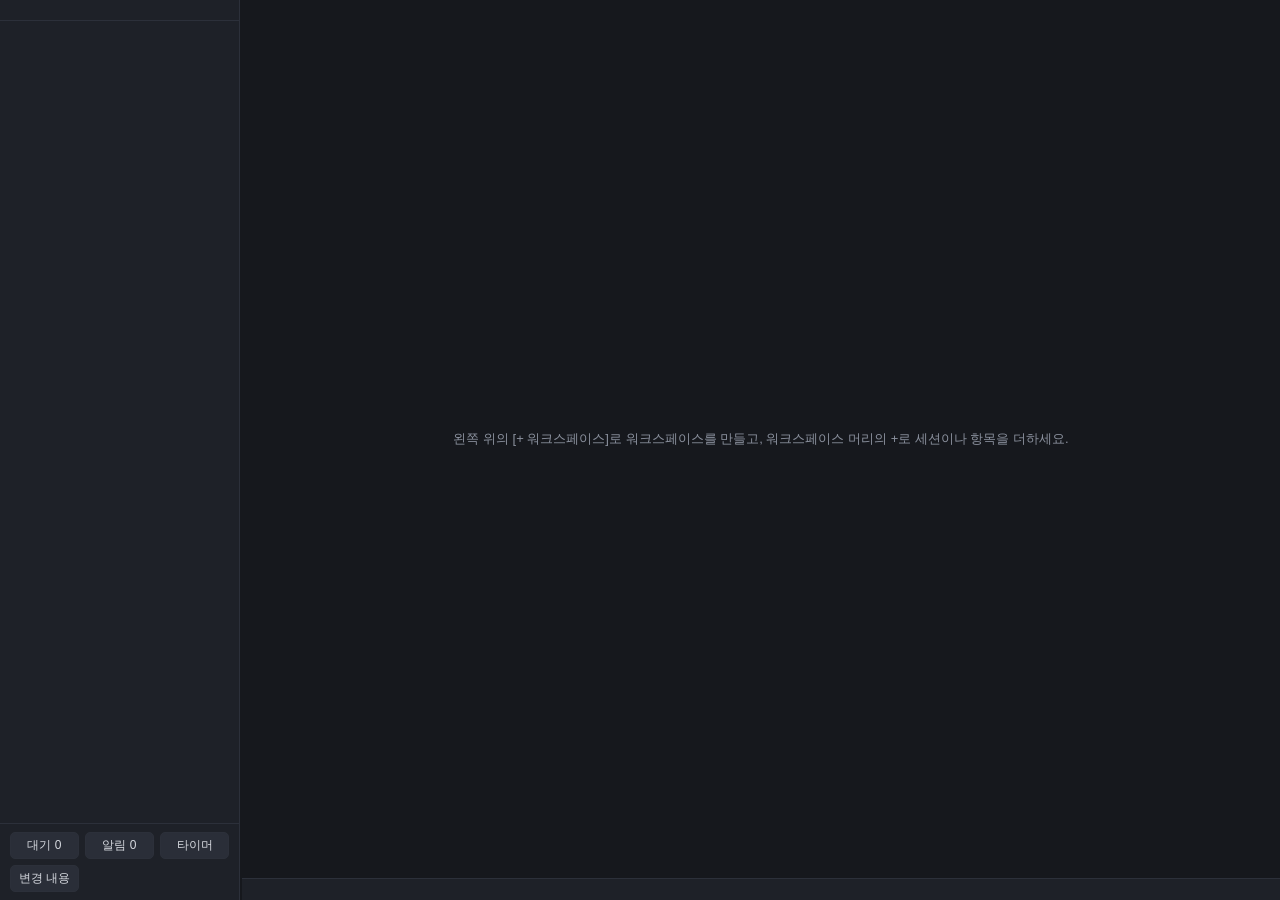
<file: ui/index.html>
<!doctype html>
<html lang="ko">
<head>
  <meta charset="utf-8">
  <title>Cypher</title>
  <link rel="stylesheet" href="vendor/xterm/xterm.css">
  <link rel="stylesheet" href="style.css">
  <link rel="stylesheet" href="items.css">
  <link rel="stylesheet" href="theme.css">
  <script src="look-early.js"></script>
</head>
<body>
  <aside id="sidebar">
    <div id="new-buttons"></div>
    <ul id="sessions" tabindex="-1"></ul>
    <div id="tools">
      <button id="waiting" title="대기 중인 세션만 보기 · 다음 대기 세션 (Ctrl+Shift+N)">대기 0</button>
      <button id="notices" title="알림 기록 (Ctrl+Shift+A) · 숫자: 안 본 알림">알림 0</button>
      <button id="timers" title="타이머·알람 맞추기 (24시간 이내)">타이머</button>
      <button id="changes" title="바뀐 파일과 차이 보기 (Ctrl+Shift+G)">변경 내용</button>
    </div>
  </aside>
  <div id="sidebar-grip" title="끌기: 너비 조절 · 두 번 누르기: 기본 너비"></div>
  <main>
    <div id="where" hidden></div>
    <div id="terms"><div id="empty">왼쪽 위의 [+ 워크스페이스]로 워크스페이스를 만들고, 워크스페이스 머리의 +로 세션이나 항목을 더하세요.</div></div>
    <div id="composer" hidden>
      <div id="composer-grip" title="끌기: 높이 조절 · 두 번 누르기: 기본 높이"></div>
      <div id="composer-body">
        <textarea id="composer-text" spellcheck="false" autocomplete="off"></textarea>
        <div id="composer-side">
          <button id="composer-send" title="세션 입력창에 넣기 (Ctrl+Enter)">프롬프트</button>
          <label id="composer-enter-label" title="넣은 뒤 바로 보내기 (끄면 입력창에 넣기만)"><input type="checkbox" id="composer-enter" checked> 바로 전송</label>
        </div>
      </div>
      <div id="composer-tabs">
        <button id="composer-history" title="보낸 프롬프트 다시 쓰기 (Alt+↑/↓)">기록</button>
        <button id="composer-fold" title="프롬프트 편집기 접기/펼치기">프롬프트 편집기 ▾</button>
      </div>
    </div>
    <div id="search" hidden>
      <input id="search-input" placeholder="찾기" spellcheck="false">
      <span id="search-count"></span>
      <button id="search-case" title="대/소문자 구분 (Alt+C)">Aa</button>
      <button id="search-regex" title="정규식 (Alt+X)">.*</button>
      <button id="search-prev" title="이전 (Shift+Enter)">↑</button>
      <button id="search-next" title="다음 (Enter)">↓</button>
      <button id="search-close" title="닫기 (Esc)">×</button>
    </div>
    <div id="shots" hidden></div>
    <footer id="status">
      <span id="status-text"></span><span id="status-model" title="모델 · effort · 컨텍스트 사용률"></span><span id="status-mode"></span><span id="status-limits"></span>
    </footer>
  </main>
  <aside id="diff" class="side" hidden>
    <div class="side-head">
      <span id="diff-title" class="side-title">변경 내용</span>
      <button id="diff-refresh" title="다시 읽기">새로 고침</button>
      <button id="diff-close" class="close" title="닫기">×</button>
    </div>
    <ul id="diff-files" class="side-list"></ul>
    <div id="diff-view" class="side-view"></div>
  </aside>
  <div id="parked" hidden></div>
  <div id="print"></div>
  <div id="drop-hint" hidden></div>
  <div id="toasts"></div>
  <div id="menu" hidden></div>
  <dialog id="popup">
    <div id="popup-head"><b id="popup-title"></b><button id="popup-close" class="close" title="닫기">×</button></div>
    <div id="popup-body"></div>
  </dialog>
  <dialog id="restarting">
    <b>새 버전으로 다시 시작하는 중입니다</b>
    <progress></progress>
    <p>새 창이 뜰 때까지 잠시 기다려 주세요. 이 창은 새 창이 뜨면 스스로 닫힙니다.</p>
    <p class="dim">새 실행 파일을 처음 띄울 때는 Windows가 그 파일을 검사하느라 수십 초 걸릴 수 있습니다.</p>
  </dialog>
  <dialog id="ask">
    <form method="dialog">
      <label id="ask-title" for="ask-input"></label>
      <input id="ask-input" spellcheck="false" autocomplete="off">
      <div class="ask-buttons">
        <button value="ok">확인</button>
        <button value="cancel">취소</button>
      </div>
    </form>
  </dialog>

  <script src="vendor/xterm/xterm.js"></script>
  <script src="vendor/xterm/addon-fit.js"></script>
  <script src="vendor/xterm/addon-webgl.js"></script>
  <script src="vendor/xterm/addon-unicode11.js"></script>
  <script src="vendor/xterm/addon-search.js"></script>
  <script type="module" src="main.js"></script>
</body>
</html>
</file>
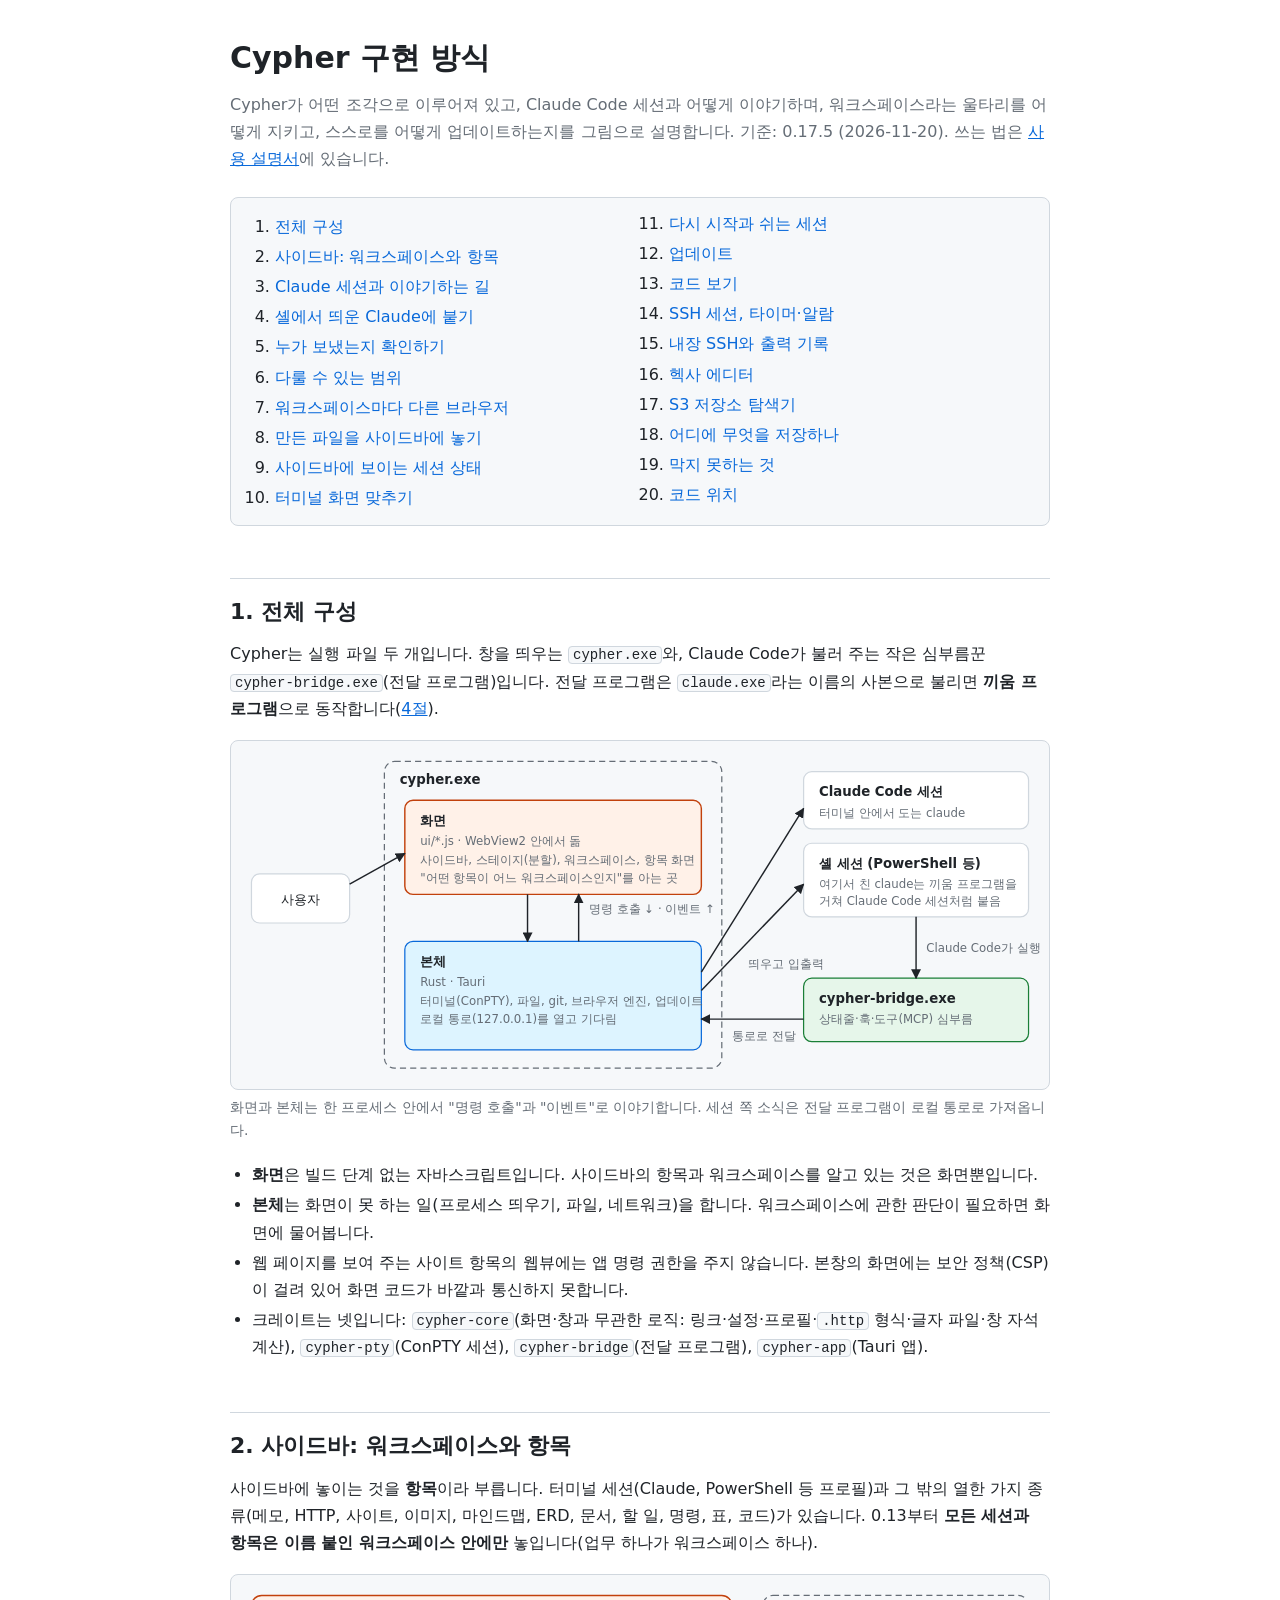
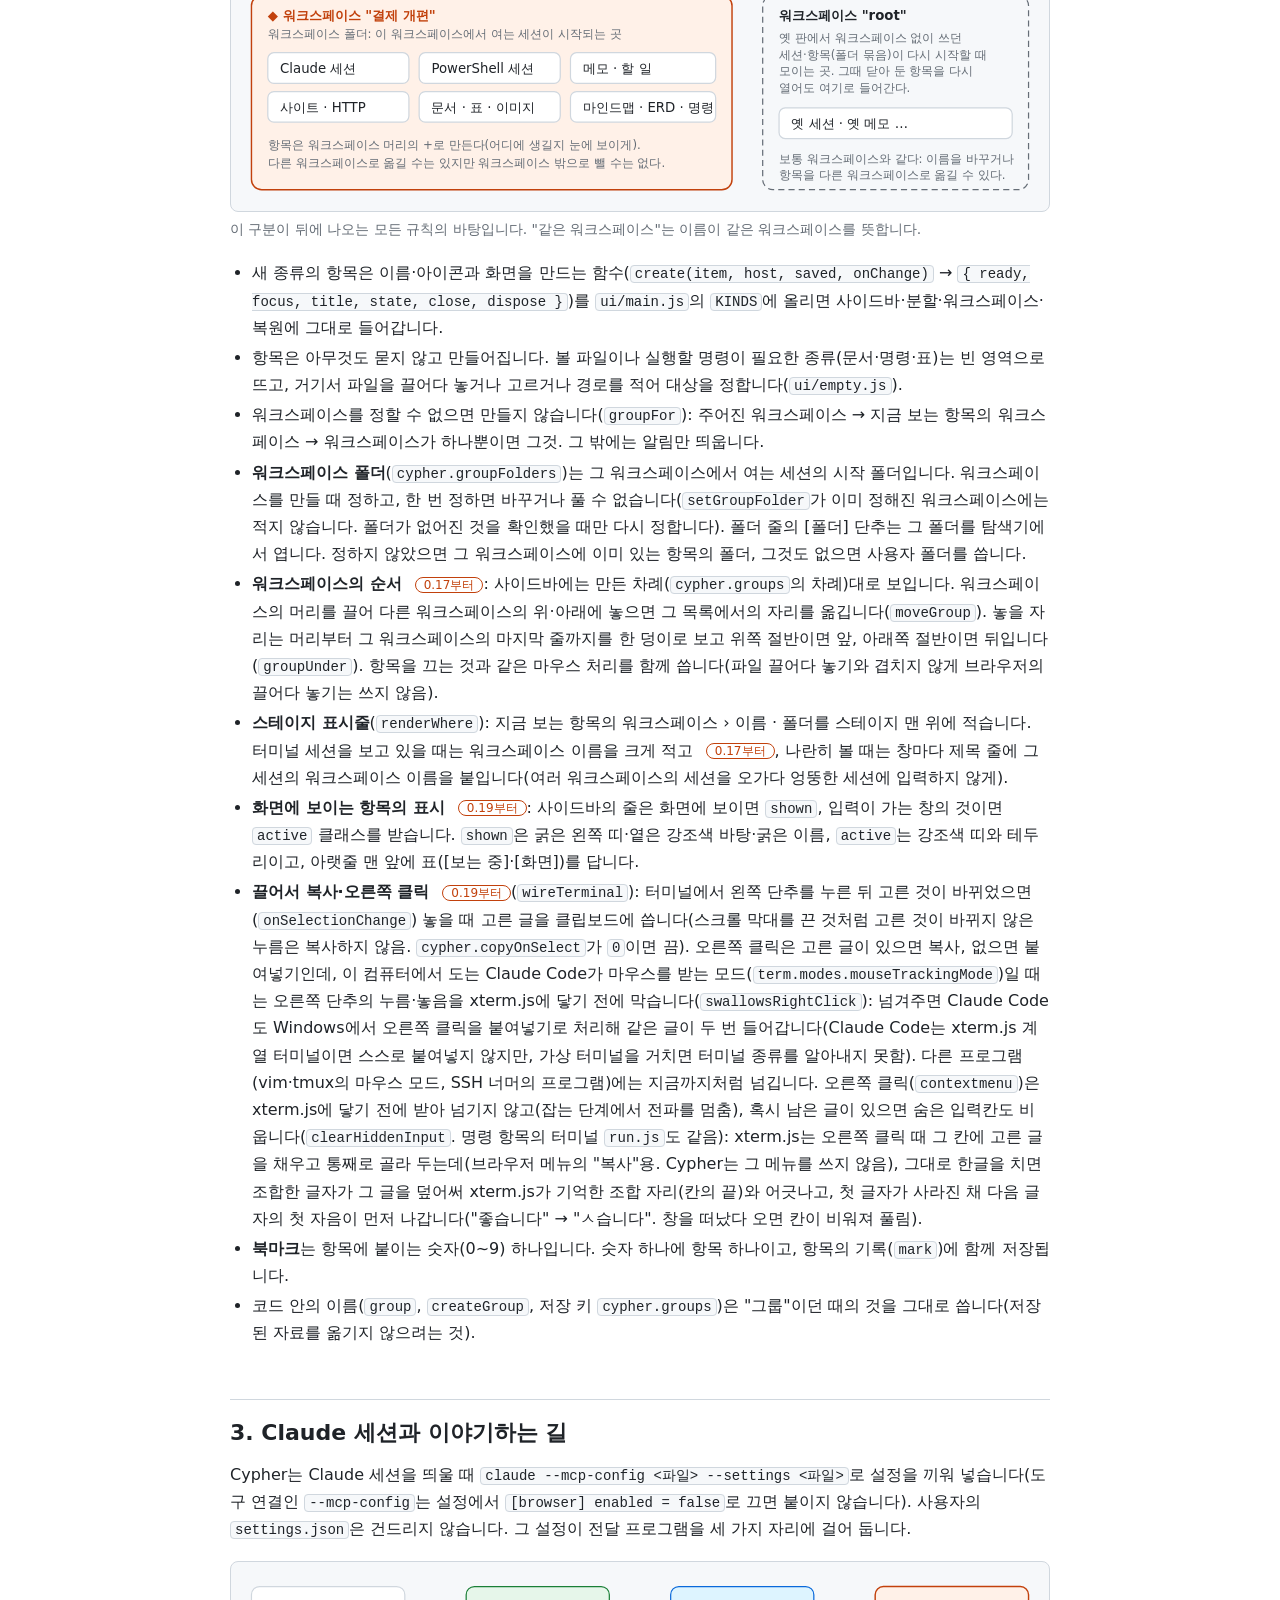
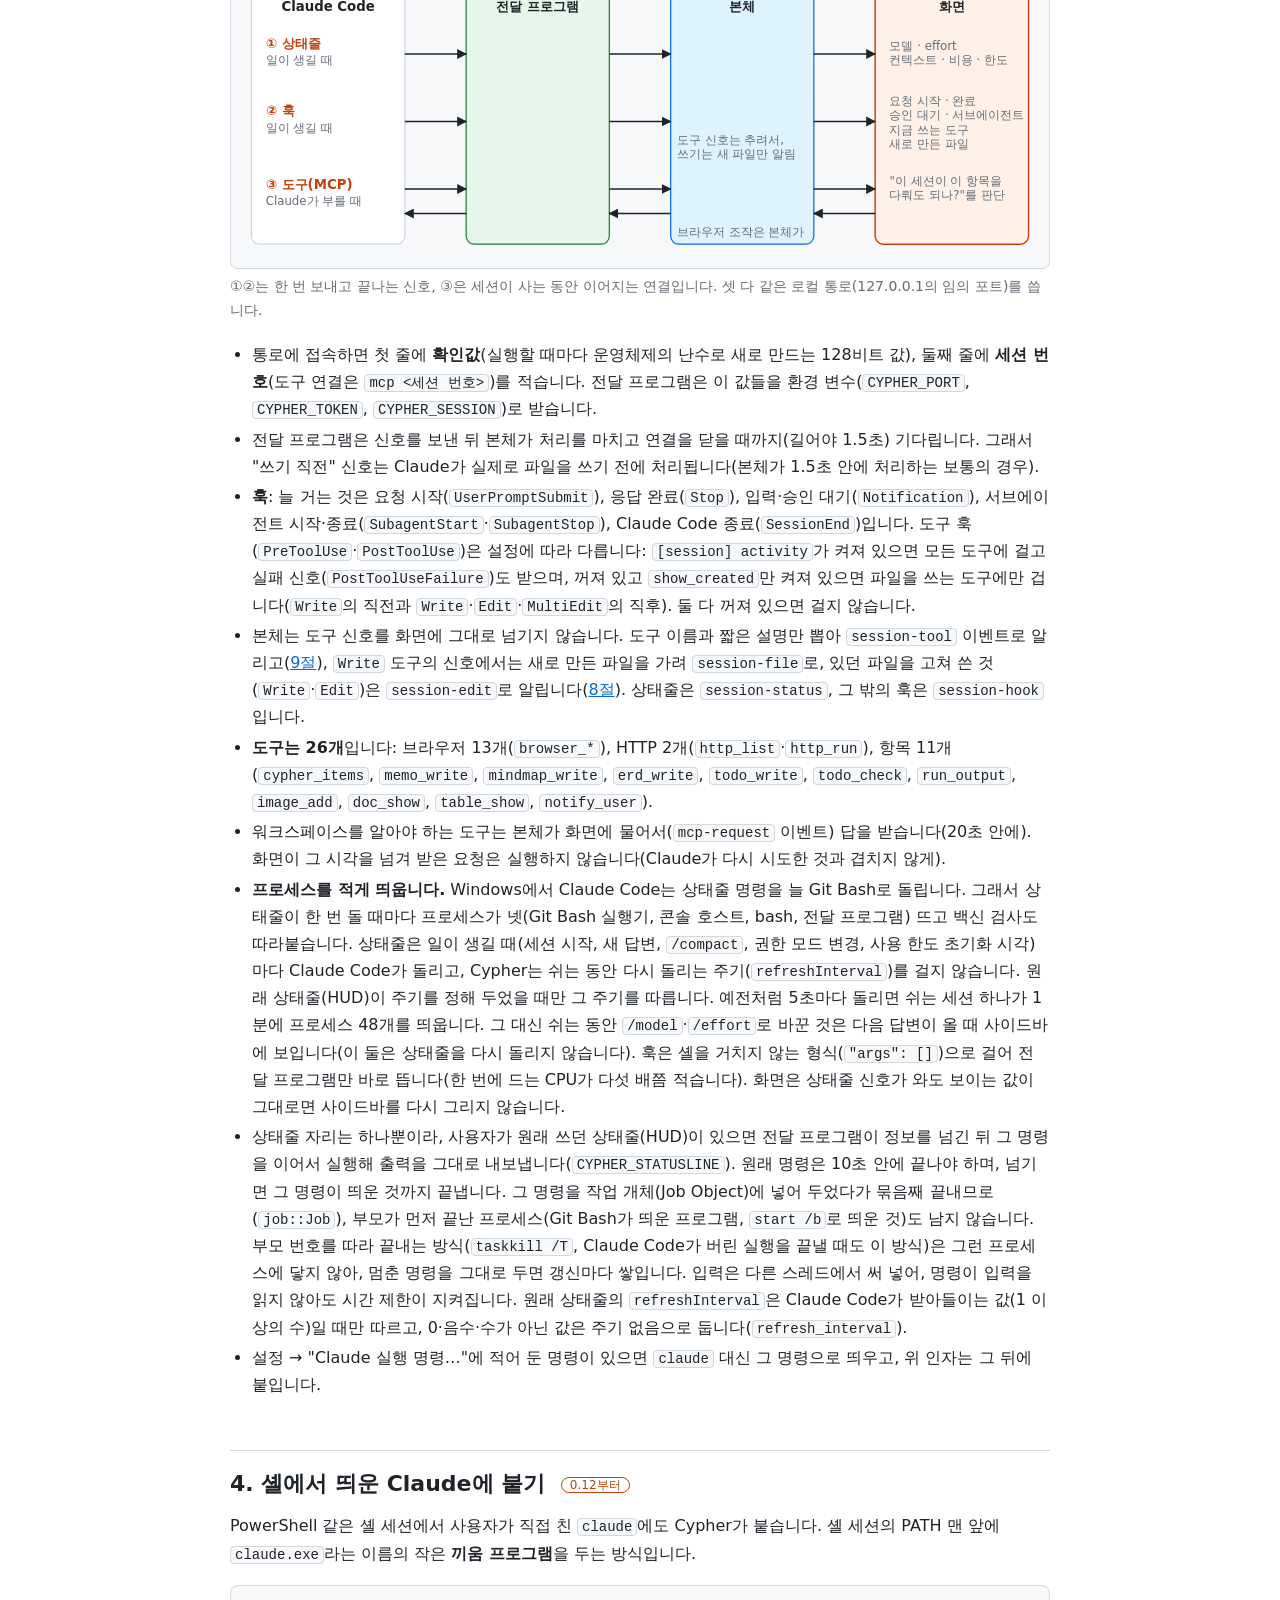
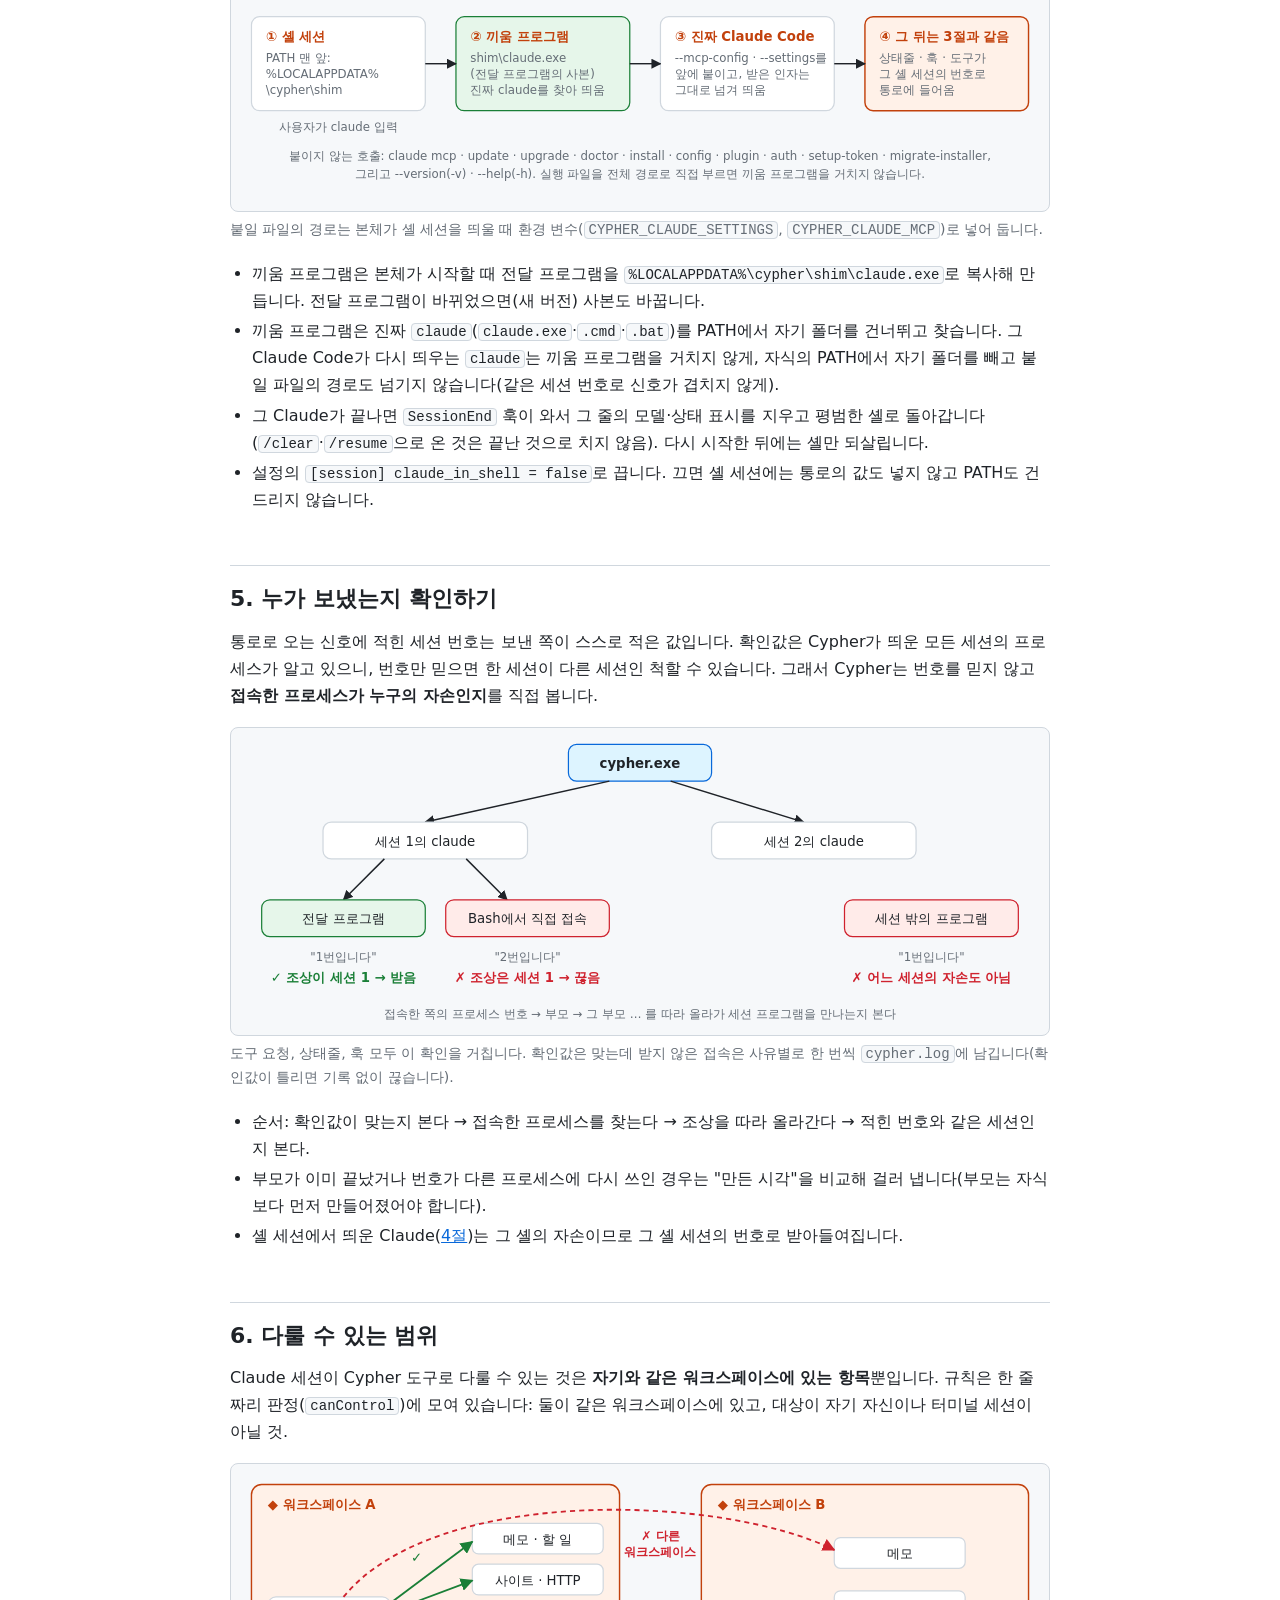
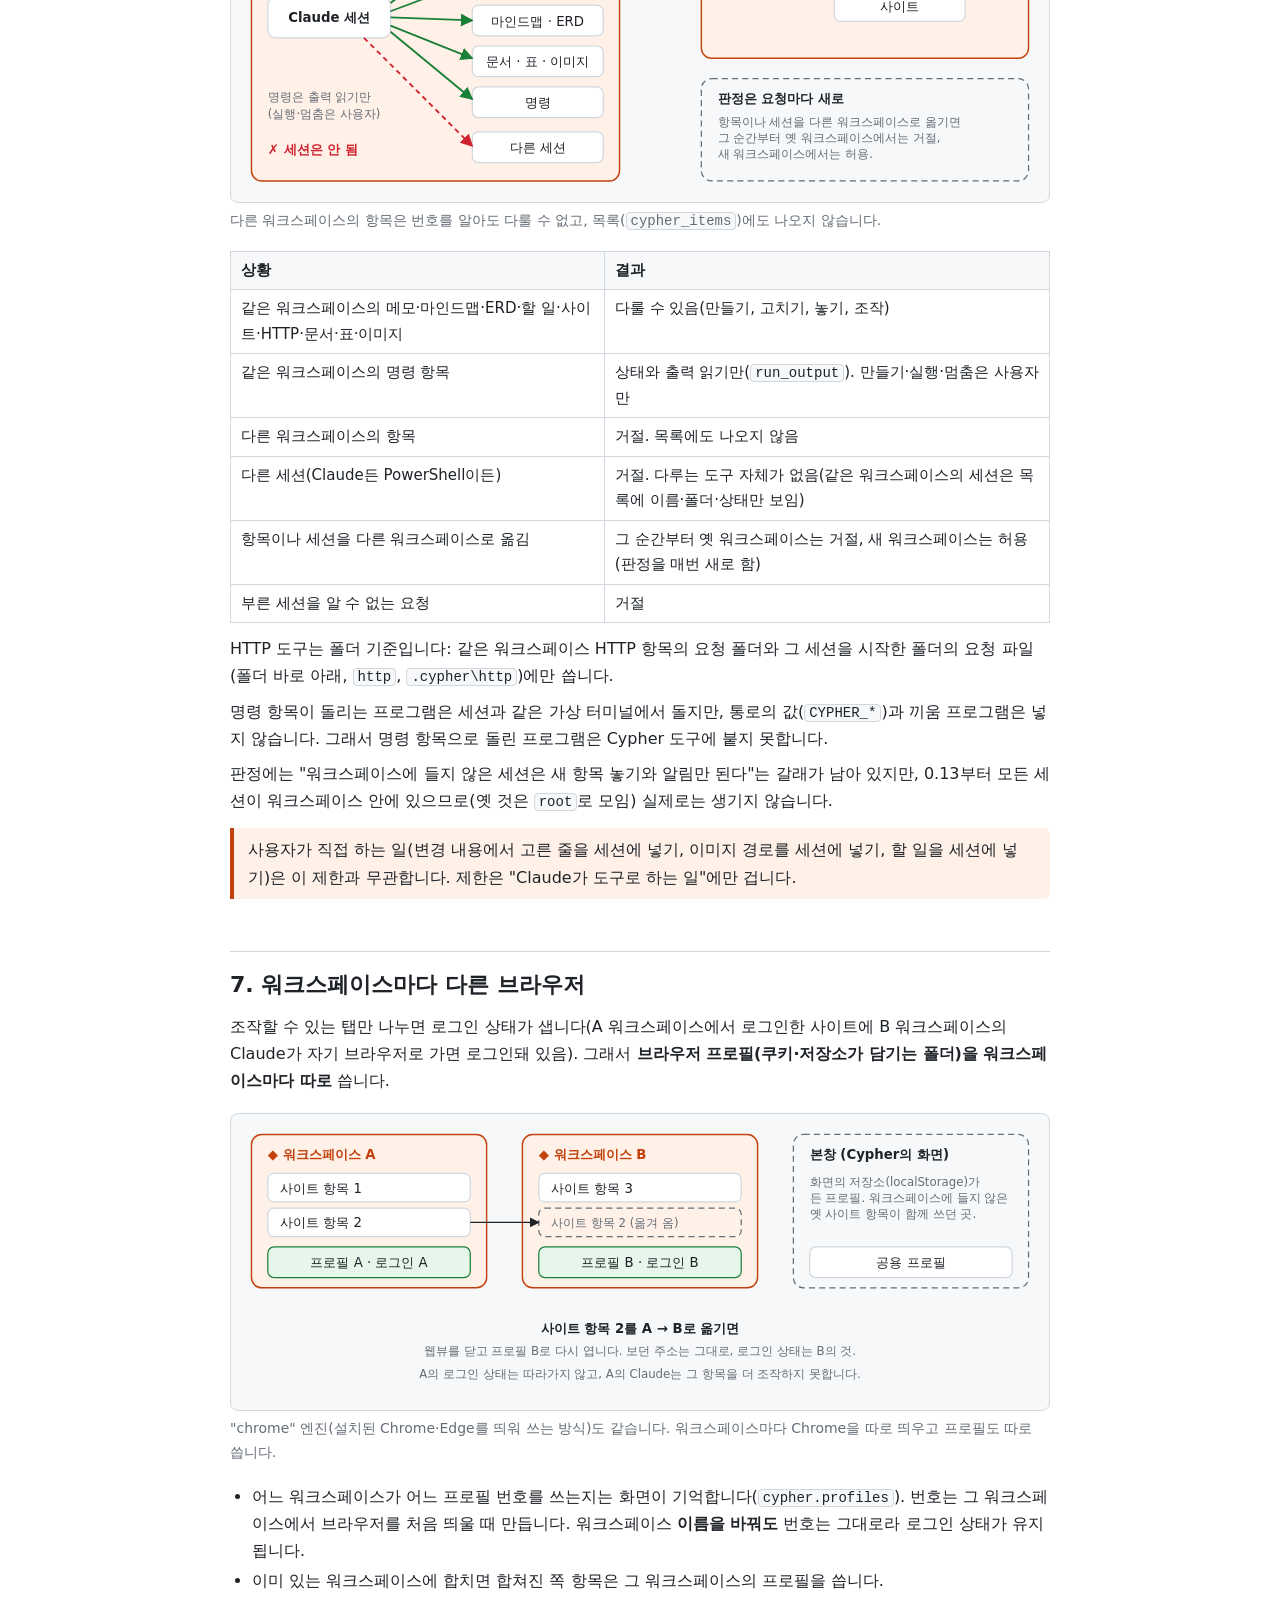
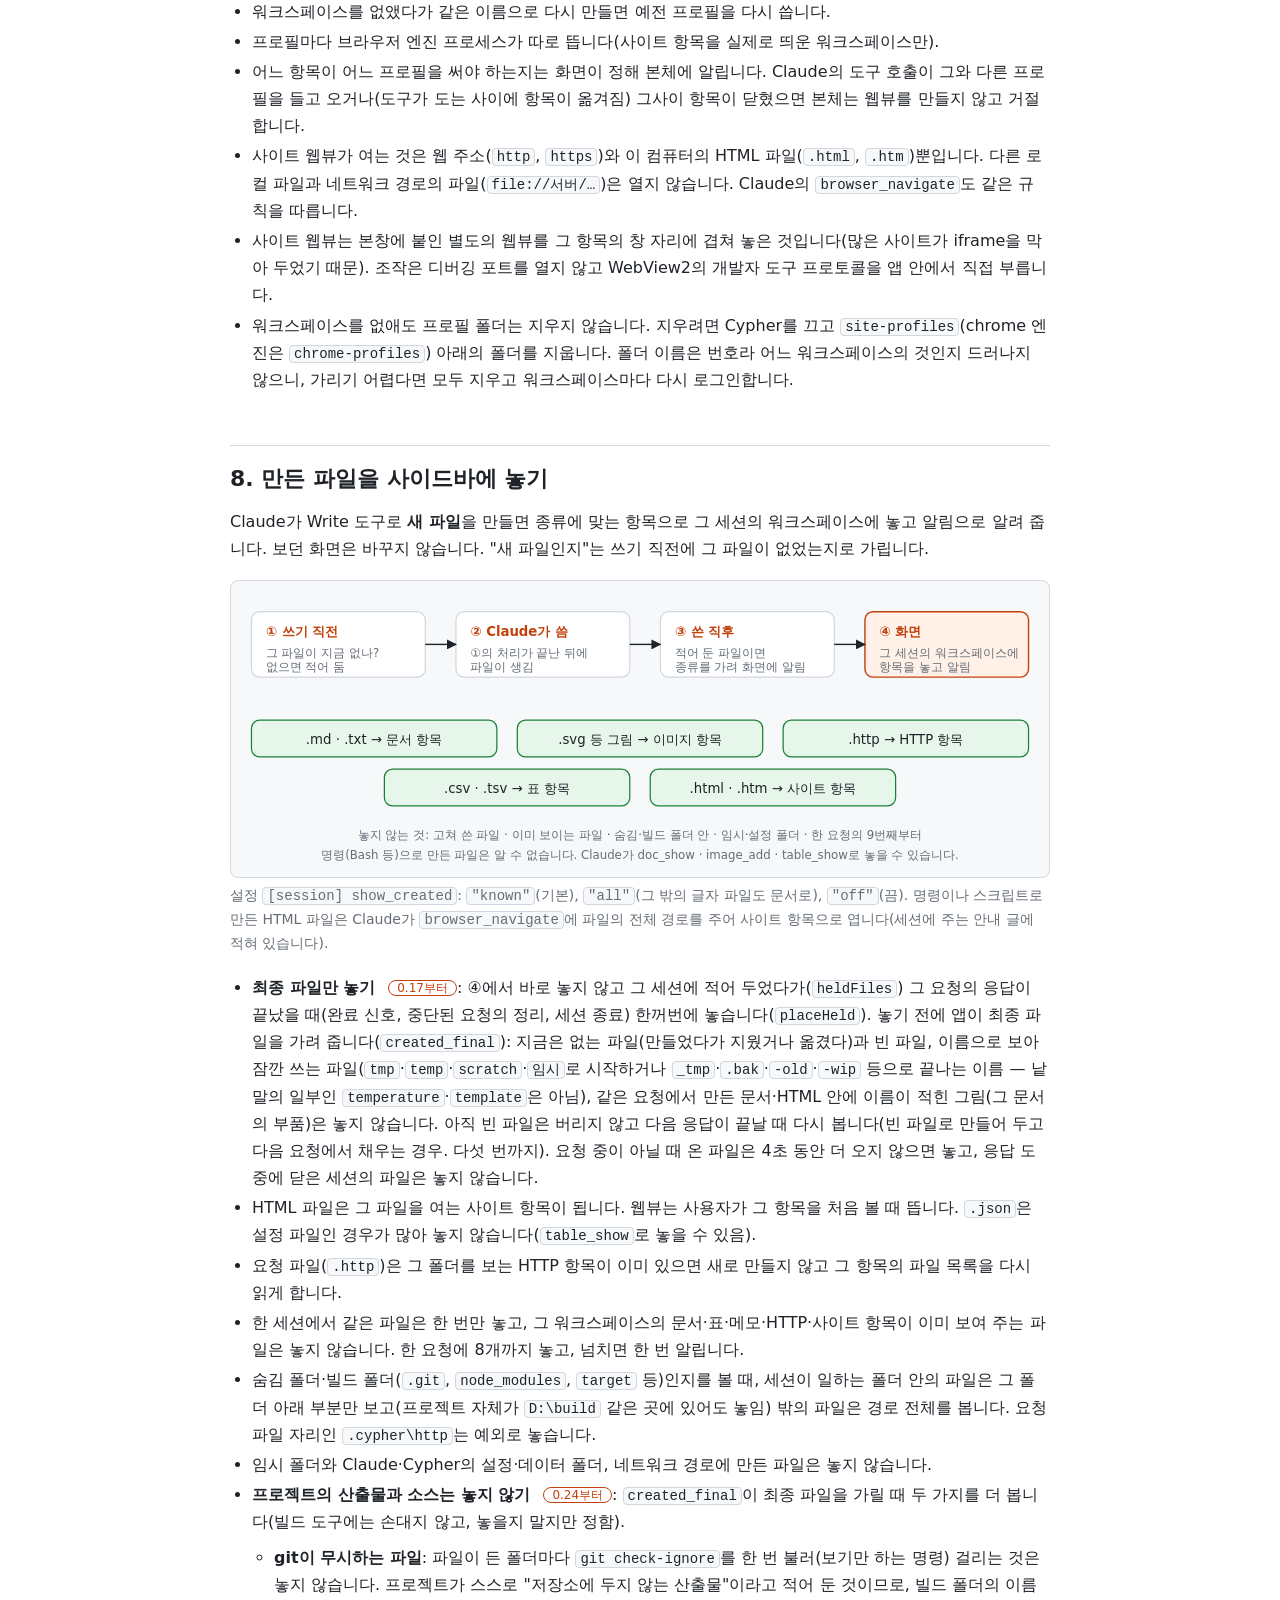
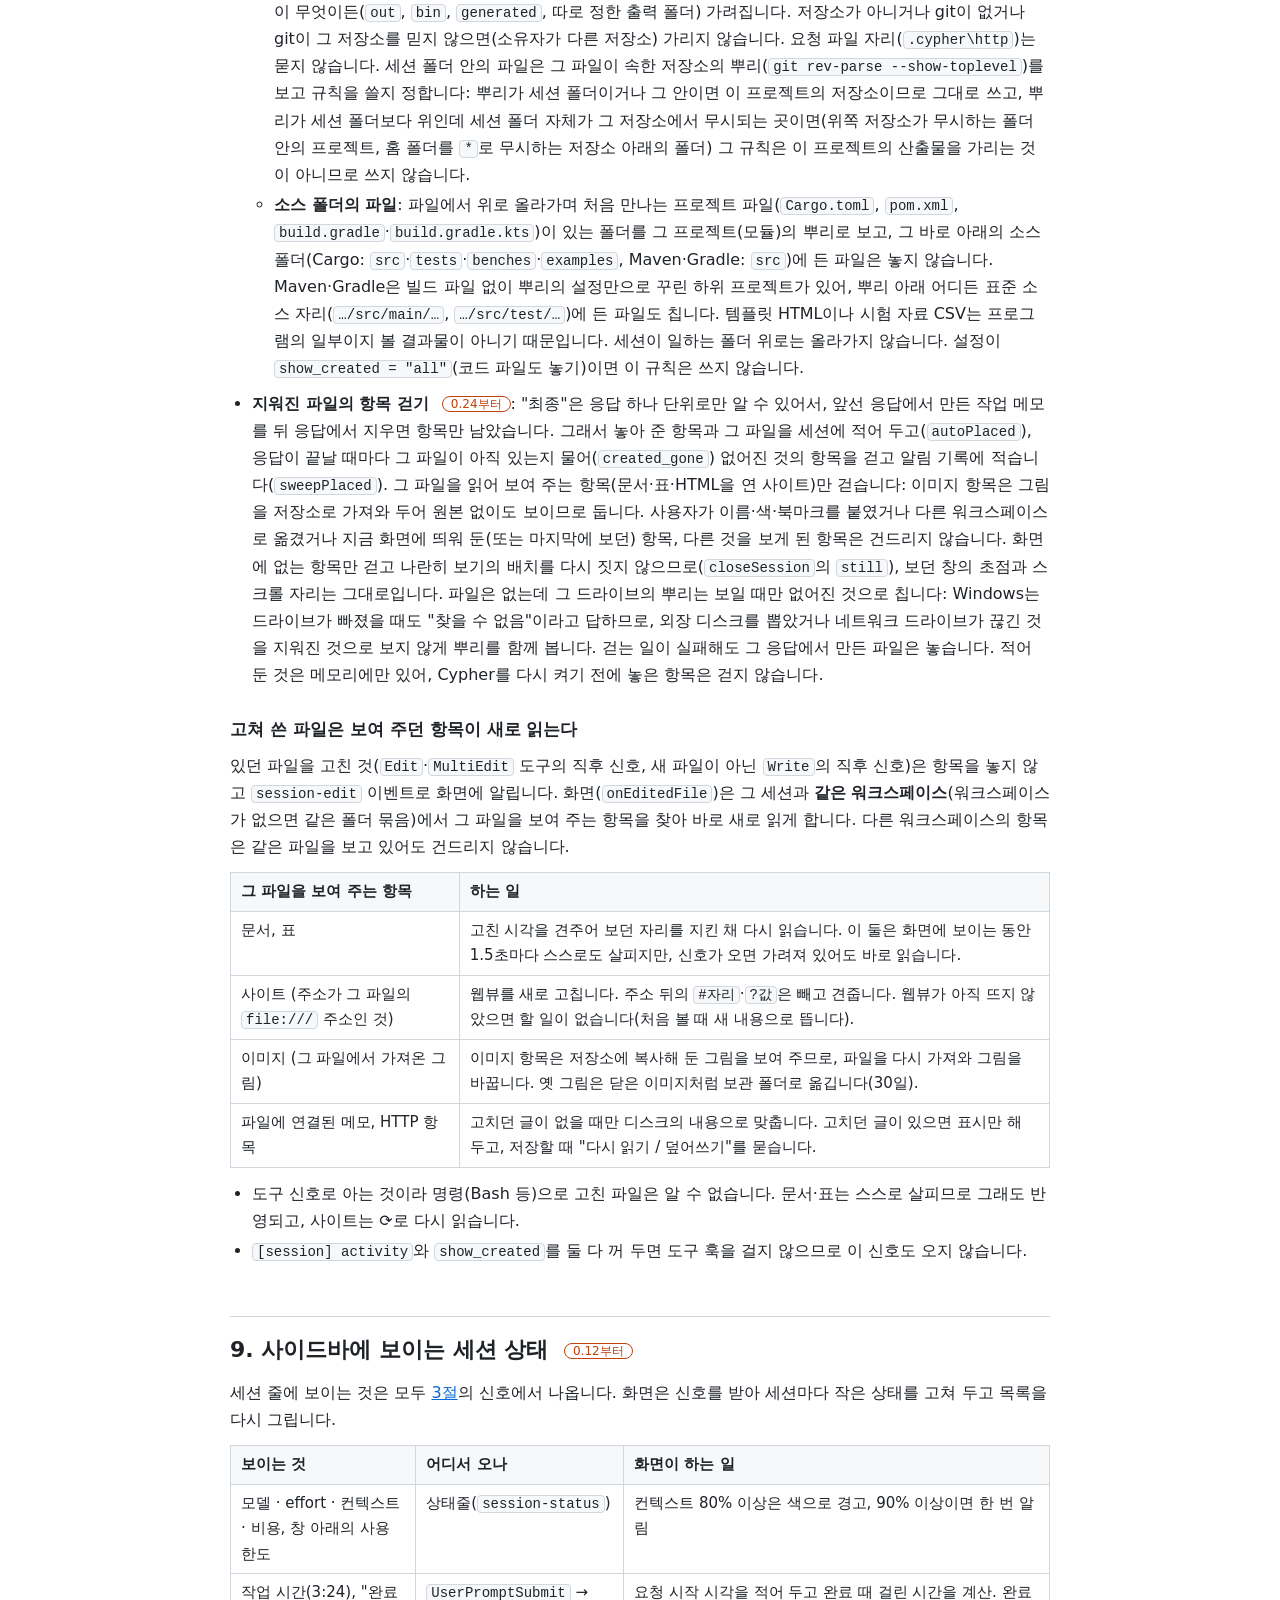
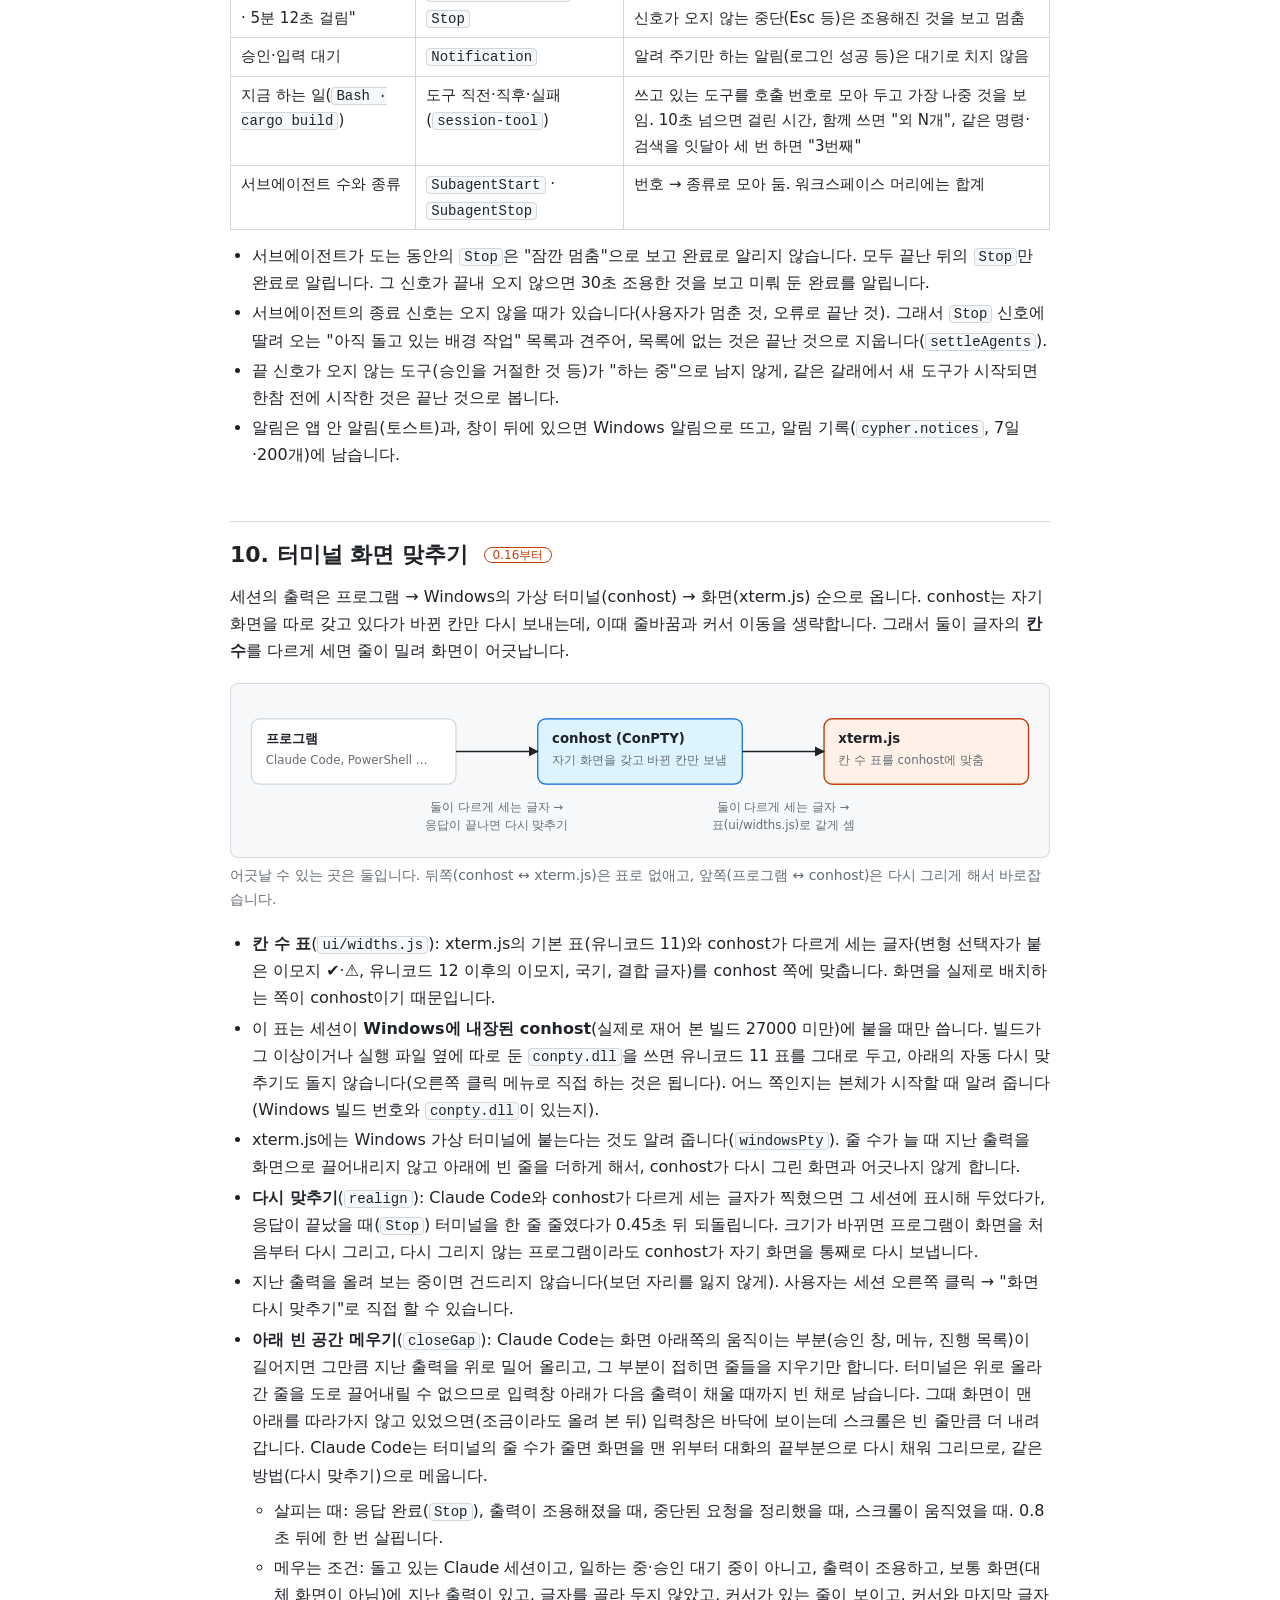
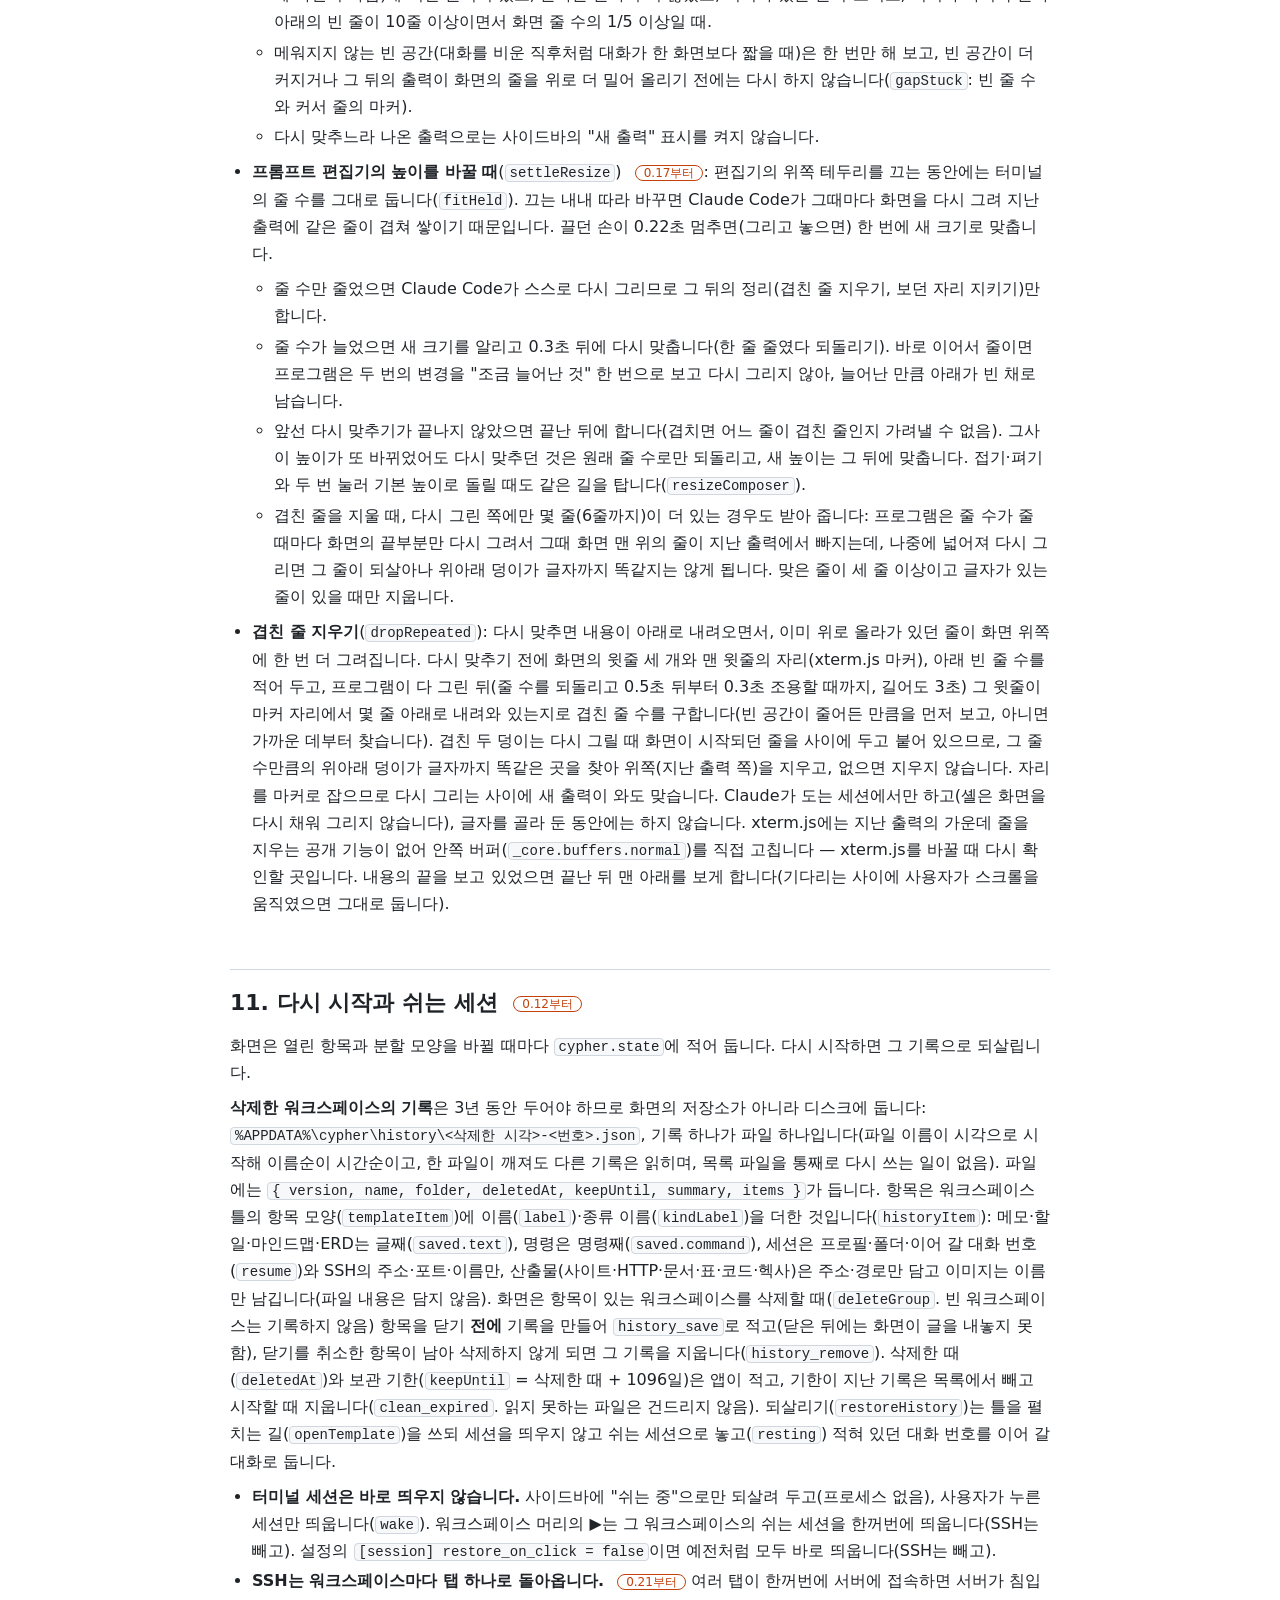
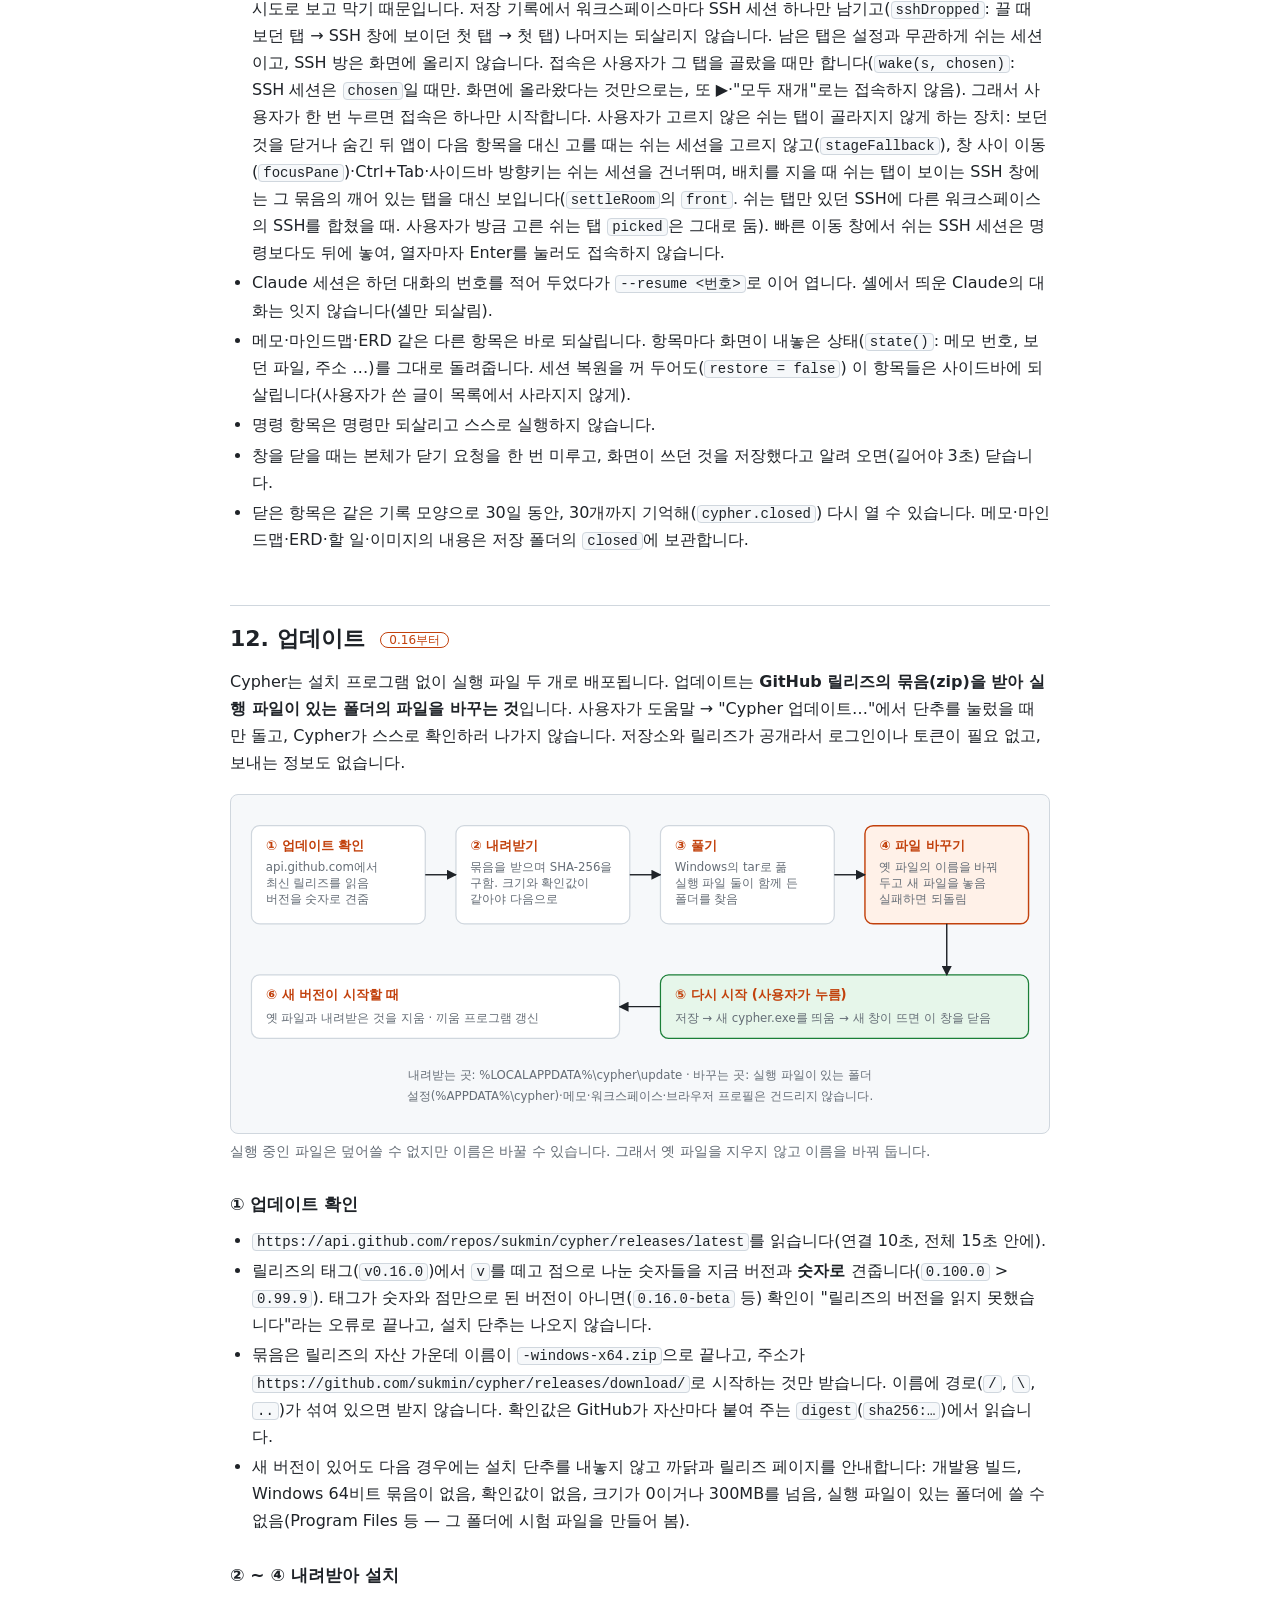
<file: docs/architecture.html>
<!doctype html>
<html lang="ko">
<head>
<meta charset="utf-8">
<meta name="viewport" content="width=device-width, initial-scale=1">
<title>Cypher 구현 방식</title>
<style>
  :root {
    --bg: #ffffff; --fg: #1f2328; --dim: #656d76; --line: #d0d7de; --box: #f6f8fa;
    --accent: #c2410c; --accent-soft: #fff1e8; --ok: #1a7f37; --ok-soft: #e6f6ea; --no: #cf222e; --no-soft: #ffebe9;
    --blue: #0969da; --blue-soft: #ddf4ff;
  }
  @media (prefers-color-scheme: dark) {
    :root {
      --bg: #0f1115; --fg: #e6e8eb; --dim: #9aa3ad; --line: #30363d; --box: #171b22;
      --accent: #f08a4b; --accent-soft: #2b1c12; --ok: #56d364; --ok-soft: #12261a; --no: #ff7b72; --no-soft: #2d1416;
      --blue: #58a6ff; --blue-soft: #10233a;
    }
  }
  * { box-sizing: border-box; }
  body { margin: 0; background: var(--bg); color: var(--fg); font: 16px/1.7 "Malgun Gothic", "Apple SD Gothic Neo", system-ui, sans-serif; }
  main { max-width: 860px; margin: 0 auto; padding: 32px 20px 80px; }
  h1 { font-size: 30px; margin: 0 0 6px; }
  h2 { font-size: 22px; margin: 52px 0 10px; padding-top: 14px; border-top: 1px solid var(--line); }
  h3 { font-size: 17px; margin: 26px 0 6px; }
  p { margin: 8px 0; }
  .lead { color: var(--dim); margin-bottom: 24px; }
  code { font: 14px Consolas, "D2Coding", monospace; background: var(--box); border: 1px solid var(--line); border-radius: 4px; padding: 0 4px; }
  a { color: var(--blue); }
  nav { background: var(--box); border: 1px solid var(--line); border-radius: 8px; padding: 12px 18px; margin: 20px 0; }
  nav ol { margin: 0; padding-left: 26px; columns: 2; column-gap: 32px; }
  nav a { color: var(--blue); text-decoration: none; }
  figure { margin: 18px 0; }
  figure svg { width: 100%; height: auto; display: block; border: 1px solid var(--line); border-radius: 8px; background: var(--box); }
  figcaption { color: var(--dim); font-size: 14px; margin-top: 6px; }
  table { border-collapse: collapse; width: 100%; margin: 12px 0; font-size: 15px; }
  th, td { border: 1px solid var(--line); padding: 6px 10px; text-align: left; vertical-align: top; }
  th { background: var(--box); }
  .note { border-left: 4px solid var(--accent); background: var(--accent-soft); padding: 8px 14px; border-radius: 0 6px 6px 0; margin: 14px 0; }
  ul, ol.steps { margin: 8px 0; padding-left: 22px; }
  li { margin: 3px 0; }
  .new { font-size: 12px; font-weight: normal; color: var(--accent); border: 1px solid var(--accent); border-radius: 99px; padding: 0 8px; margin-left: 8px; vertical-align: middle; }
  /* 그림 */
  svg text { font: 13px "Malgun Gothic", "Apple SD Gothic Neo", system-ui, sans-serif; fill: var(--fg); }
  svg .s { font-size: 11.5px; fill: var(--dim); }
  svg .h { font-weight: bold; }
  svg .b { fill: var(--bg); stroke: var(--line); stroke-width: 1.2; }
  svg .hi { fill: var(--accent-soft); stroke: var(--accent); stroke-width: 1.4; }
  svg .bl { fill: var(--blue-soft); stroke: var(--blue); stroke-width: 1.2; }
  svg .okb { fill: var(--ok-soft); stroke: var(--ok); stroke-width: 1.2; }
  svg .nob { fill: var(--no-soft); stroke: var(--no); stroke-width: 1.2; }
  svg .zone { fill: none; stroke: var(--dim); stroke-width: 1.2; stroke-dasharray: 6 4; }
  svg .a { stroke: var(--fg); stroke-width: 1.4; fill: none; marker-end: url(#arrow); }
  svg .aok { stroke: var(--ok); stroke-width: 1.8; fill: none; marker-end: url(#arrow-ok); }
  svg .ano { stroke: var(--no); stroke-width: 1.8; fill: none; stroke-dasharray: 5 4; marker-end: url(#arrow-no); }
  svg .tok { fill: var(--ok); font-weight: bold; }
  svg .tno { fill: var(--no); font-weight: bold; }
  svg .tac { fill: var(--accent); font-weight: bold; }
</style>
</head>
<body>
<!-- 그림들이 함께 쓰는 화살촉 -->
<svg width="0" height="0" style="position:absolute" aria-hidden="true">
  <defs>
    <marker id="arrow" viewBox="0 0 10 10" refX="9" refY="5" markerWidth="7" markerHeight="7" orient="auto-start-reverse"><path d="M0 0 L10 5 L0 10 z" fill="var(--fg)"/></marker>
    <marker id="arrow-ok" viewBox="0 0 10 10" refX="9" refY="5" markerWidth="7" markerHeight="7" orient="auto-start-reverse"><path d="M0 0 L10 5 L0 10 z" fill="var(--ok)"/></marker>
    <marker id="arrow-no" viewBox="0 0 10 10" refX="9" refY="5" markerWidth="7" markerHeight="7" orient="auto-start-reverse"><path d="M0 0 L10 5 L0 10 z" fill="var(--no)"/></marker>
  </defs>
</svg>
<main>
<h1>Cypher 구현 방식</h1>
<p class="lead">Cypher가 어떤 조각으로 이루어져 있고, Claude Code 세션과 어떻게 이야기하며, 워크스페이스라는 울타리를 어떻게 지키고, 스스로를 어떻게 업데이트하는지를 그림으로 설명합니다. 기준: 0.17.5 (2026-11-20). 쓰는 법은 <a href="manual.html">사용 설명서</a>에 있습니다.</p>

<nav>
<ol>
  <li><a href="#parts">전체 구성</a></li>
  <li><a href="#items">사이드바: 워크스페이스와 항목</a></li>
  <li><a href="#channel">Claude 세션과 이야기하는 길</a></li>
  <li><a href="#shim">셸에서 띄운 Claude에 붙기</a></li>
  <li><a href="#identity">누가 보냈는지 확인하기</a></li>
  <li><a href="#scope">다룰 수 있는 범위</a></li>
  <li><a href="#profiles">워크스페이스마다 다른 브라우저</a></li>
  <li><a href="#created">만든 파일을 사이드바에 놓기</a></li>
  <li><a href="#activity">사이드바에 보이는 세션 상태</a></li>
  <li><a href="#widths">터미널 화면 맞추기</a></li>
  <li><a href="#restore">다시 시작과 쉬는 세션</a></li>
  <li><a href="#update">업데이트</a></li>
  <li><a href="#code">코드 보기</a></li>
  <li><a href="#ssh">SSH 세션, 타이머·알람</a></li>
  <li><a href="#builtin-ssh">내장 SSH와 출력 기록</a></li>
  <li><a href="#hex">헥사 에디터</a></li>
  <li><a href="#s3">S3 저장소 탐색기</a></li>
  <li><a href="#storage">어디에 무엇을 저장하나</a></li>
  <li><a href="#limits">막지 못하는 것</a></li>
  <li><a href="#files">코드 위치</a></li>
</ol>
</nav>

<h2 id="parts">1. 전체 구성</h2>
<p>Cypher는 실행 파일 두 개입니다. 창을 띄우는 <code>cypher.exe</code>와, Claude Code가 불러 주는 작은 심부름꾼 <code>cypher-bridge.exe</code>(전달 프로그램)입니다. 전달 프로그램은 <code>claude.exe</code>라는 이름의 사본으로 불리면 <b>끼움 프로그램</b>으로 동작합니다(<a href="#shim">4절</a>).</p>
<figure>
<svg viewBox="0 0 800 340" role="img" aria-label="전체 구성 그림">
  <rect class="zone" x="150" y="20" width="330" height="300" rx="10"/>
  <text x="165" y="42" class="h">cypher.exe</text>
  <rect class="hi" x="170" y="58" width="290" height="92" rx="8"/>
  <text x="185" y="82" class="h">화면</text>
  <text x="185" y="102" class="s">ui/*.js · WebView2 안에서 돎</text>
  <text x="185" y="120" class="s">사이드바, 스테이지(분할), 워크스페이스, 항목 화면</text>
  <text x="185" y="138" class="s">"어떤 항목이 어느 워크스페이스인지"를 아는 곳</text>
  <rect class="bl" x="170" y="196" width="290" height="106" rx="8"/>
  <text x="185" y="220" class="h">본체</text>
  <text x="185" y="240" class="s">Rust · Tauri</text>
  <text x="185" y="258" class="s">터미널(ConPTY), 파일, git, 브라우저 엔진, 업데이트</text>
  <text x="185" y="276" class="s">로컬 통로(127.0.0.1)를 열고 기다림</text>
  <path class="a" d="M290 150 L290 196"/>
  <path class="a" d="M340 196 L340 150"/>
  <text x="350" y="168" class="s">명령 호출 ↓ · 이벤트 ↑</text>

  <rect class="b" x="20" y="130" width="96" height="48" rx="8"/>
  <text x="68" y="159" text-anchor="middle">사용자</text>
  <path class="a" d="M116 140 L170 110"/>

  <rect class="b" x="560" y="30" width="220" height="56" rx="8"/>
  <text x="575" y="54" class="h">Claude Code 세션</text>
  <text x="575" y="74" class="s">터미널 안에서 도는 claude</text>
  <rect class="b" x="560" y="100" width="220" height="72" rx="8"/>
  <text x="575" y="124" class="h">셸 세션 (PowerShell 등)</text>
  <text x="575" y="144" class="s">여기서 친 claude는 끼움 프로그램을</text>
  <text x="575" y="160" class="s">거쳐 Claude Code 세션처럼 붙음</text>
  <path class="a" d="M460 226 L560 66"/>
  <path class="a" d="M460 244 L560 140"/>
  <text x="506" y="222" class="s">띄우고 입출력</text>

  <rect class="okb" x="560" y="232" width="220" height="62" rx="8"/>
  <text x="575" y="256" class="h">cypher-bridge.exe</text>
  <text x="575" y="276" class="s">상태줄·훅·도구(MCP) 심부름</text>
  <path class="a" d="M670 172 L670 232"/>
  <text x="680" y="206" class="s">Claude Code가 실행</text>
  <path class="a" d="M560 272 L460 272"/>
  <text x="490" y="292" class="s">통로로 전달</text>
</svg>
<figcaption>화면과 본체는 한 프로세스 안에서 "명령 호출"과 "이벤트"로 이야기합니다. 세션 쪽 소식은 전달 프로그램이 로컬 통로로 가져옵니다.</figcaption>
</figure>
<ul>
  <li><b>화면</b>은 빌드 단계 없는 자바스크립트입니다. 사이드바의 항목과 워크스페이스를 알고 있는 것은 화면뿐입니다.</li>
  <li><b>본체</b>는 화면이 못 하는 일(프로세스 띄우기, 파일, 네트워크)을 합니다. 워크스페이스에 관한 판단이 필요하면 화면에 물어봅니다.</li>
  <li>웹 페이지를 보여 주는 사이트 항목의 웹뷰에는 앱 명령 권한을 주지 않습니다. 본창의 화면에는 보안 정책(CSP)이 걸려 있어 화면 코드가 바깥과 통신하지 못합니다.</li>
  <li>크레이트는 넷입니다: <code>cypher-core</code>(화면·창과 무관한 로직: 링크·설정·프로필·<code>.http</code> 형식·글자 파일·창 자석 계산), <code>cypher-pty</code>(ConPTY 세션), <code>cypher-bridge</code>(전달 프로그램), <code>cypher-app</code>(Tauri 앱).</li>
</ul>

<h2 id="items">2. 사이드바: 워크스페이스와 항목</h2>
<p>사이드바에 놓이는 것을 <b>항목</b>이라 부릅니다. 터미널 세션(Claude, PowerShell 등 프로필)과 그 밖의 열한 가지 종류(메모, HTTP, 사이트, 이미지, 마인드맵, ERD, 문서, 할 일, 명령, 표, 코드)가 있습니다. 0.13부터 <b>모든 세션과 항목은 이름 붙인 워크스페이스 안에만</b> 놓입니다(업무 하나가 워크스페이스 하나).</p>
<figure>
<svg viewBox="0 0 800 230" role="img" aria-label="워크스페이스와 항목">
  <rect class="hi" x="20" y="20" width="470" height="190" rx="10"/>
  <text x="36" y="44" class="tac">◆ 워크스페이스 "결제 개편"</text>
  <text x="36" y="62" class="s">워크스페이스 폴더: 이 워크스페이스에서 여는 세션이 시작되는 곳</text>
  <rect class="b" x="36" y="76" width="138" height="30" rx="6"/><text x="48" y="96">Claude 세션</text>
  <rect class="b" x="184" y="76" width="138" height="30" rx="6"/><text x="196" y="96">PowerShell 세션</text>
  <rect class="b" x="332" y="76" width="142" height="30" rx="6"/><text x="344" y="96">메모 · 할 일</text>
  <rect class="b" x="36" y="114" width="138" height="30" rx="6"/><text x="48" y="134">사이트 · HTTP</text>
  <rect class="b" x="184" y="114" width="138" height="30" rx="6"/><text x="196" y="134">문서 · 표 · 이미지</text>
  <rect class="b" x="332" y="114" width="142" height="30" rx="6"/><text x="344" y="134">마인드맵 · ERD · 명령</text>
  <text x="36" y="170" class="s">항목은 워크스페이스 머리의 +로 만든다(어디에 생길지 눈에 보이게).</text>
  <text x="36" y="188" class="s">다른 워크스페이스로 옮길 수는 있지만 워크스페이스 밖으로 뺄 수는 없다.</text>

  <rect class="zone" x="520" y="20" width="260" height="190" rx="10"/>
  <text x="536" y="44" class="h">워크스페이스 "root"</text>
  <text x="536" y="66" class="s">옛 판에서 워크스페이스 없이 쓰던</text>
  <text x="536" y="82" class="s">세션·항목(폴더 묶음)이 다시 시작할 때</text>
  <text x="536" y="98" class="s">모이는 곳. 그때 닫아 둔 항목을 다시</text>
  <text x="536" y="114" class="s">열어도 여기로 들어간다.</text>
  <rect class="b" x="536" y="130" width="228" height="30" rx="6"/><text x="548" y="150">옛 세션 · 옛 메모 …</text>
  <text x="536" y="184" class="s">보통 워크스페이스와 같다: 이름을 바꾸거나</text>
  <text x="536" y="200" class="s">항목을 다른 워크스페이스로 옮길 수 있다.</text>
</svg>
<figcaption>이 구분이 뒤에 나오는 모든 규칙의 바탕입니다. "같은 워크스페이스"는 이름이 같은 워크스페이스를 뜻합니다.</figcaption>
</figure>
<ul>
  <li>새 종류의 항목은 이름·아이콘과 화면을 만드는 함수(<code>create(item, host, saved, onChange)</code> → <code>{ ready, focus, title, state, close, dispose }</code>)를 <code>ui/main.js</code>의 <code>KINDS</code>에 올리면 사이드바·분할·워크스페이스·복원에 그대로 들어갑니다.</li>
  <li>항목은 아무것도 묻지 않고 만들어집니다. 볼 파일이나 실행할 명령이 필요한 종류(문서·명령·표)는 빈 영역으로 뜨고, 거기서 파일을 끌어다 놓거나 고르거나 경로를 적어 대상을 정합니다(<code>ui/empty.js</code>).</li>
  <li>워크스페이스를 정할 수 없으면 만들지 않습니다(<code>groupFor</code>): 주어진 워크스페이스 → 지금 보는 항목의 워크스페이스 → 워크스페이스가 하나뿐이면 그것. 그 밖에는 알림만 띄웁니다.</li>
  <li><b>워크스페이스 폴더</b>(<code>cypher.groupFolders</code>)는 그 워크스페이스에서 여는 세션의 시작 폴더입니다. 워크스페이스를 만들 때 정하고, 한 번 정하면 바꾸거나 풀 수 없습니다(<code>setGroupFolder</code>가 이미 정해진 워크스페이스에는 적지 않습니다. 폴더가 없어진 것을 확인했을 때만 다시 정합니다). 폴더 줄의 [폴더] 단추는 그 폴더를 탐색기에서 엽니다. 정하지 않았으면 그 워크스페이스에 이미 있는 항목의 폴더, 그것도 없으면 사용자 폴더를 씁니다.</li>
  <li><b>워크스페이스의 순서</b> <span class="new">0.17부터</span>: 사이드바에는 만든 차례(<code>cypher.groups</code>의 차례)대로 보입니다. 워크스페이스의 머리를 끌어 다른 워크스페이스의 위·아래에 놓으면 그 목록에서의 자리를 옮깁니다(<code>moveGroup</code>). 놓을 자리는 머리부터 그 워크스페이스의 마지막 줄까지를 한 덩이로 보고 위쪽 절반이면 앞, 아래쪽 절반이면 뒤입니다(<code>groupUnder</code>). 항목을 끄는 것과 같은 마우스 처리를 함께 씁니다(파일 끌어다 놓기와 겹치지 않게 브라우저의 끌어다 놓기는 쓰지 않음).</li>
  <li><b>스테이지 표시줄</b>(<code>renderWhere</code>): 지금 보는 항목의 워크스페이스 › 이름 · 폴더를 스테이지 맨 위에 적습니다. 터미널 세션을 보고 있을 때는 워크스페이스 이름을 크게 적고 <span class="new">0.17부터</span>, 나란히 볼 때는 창마다 제목 줄에 그 세션의 워크스페이스 이름을 붙입니다(여러 워크스페이스의 세션을 오가다 엉뚱한 세션에 입력하지 않게).</li>
  <li><b>화면에 보이는 항목의 표시</b> <span class="new">0.19부터</span>: 사이드바의 줄은 화면에 보이면 <code>shown</code>, 입력이 가는 창의 것이면 <code>active</code> 클래스를 받습니다. <code>shown</code>은 굵은 왼쪽 띠·옅은 강조색 바탕·굵은 이름, <code>active</code>는 강조색 띠와 테두리이고, 아랫줄 맨 앞에 표([보는 중]·[화면])를 답니다.</li>
  <li><b>끌어서 복사·오른쪽 클릭</b> <span class="new">0.19부터</span>(<code>wireTerminal</code>): 터미널에서 왼쪽 단추를 누른 뒤 고른 것이 바뀌었으면(<code>onSelectionChange</code>) 놓을 때 고른 글을 클립보드에 씁니다(스크롤 막대를 끈 것처럼 고른 것이 바뀌지 않은 누름은 복사하지 않음. <code>cypher.copyOnSelect</code>가 <code>0</code>이면 끔). 오른쪽 클릭은 고른 글이 있으면 복사, 없으면 붙여넣기인데, 이 컴퓨터에서 도는 Claude Code가 마우스를 받는 모드(<code>term.modes.mouseTrackingMode</code>)일 때는 오른쪽 단추의 누름·놓음을 xterm.js에 닿기 전에 막습니다(<code>swallowsRightClick</code>): 넘겨주면 Claude Code도 Windows에서 오른쪽 클릭을 붙여넣기로 처리해 같은 글이 두 번 들어갑니다(Claude Code는 xterm.js 계열 터미널이면 스스로 붙여넣지 않지만, 가상 터미널을 거치면 터미널 종류를 알아내지 못함). 다른 프로그램(vim·tmux의 마우스 모드, SSH 너머의 프로그램)에는 지금까지처럼 넘깁니다. 오른쪽 클릭(<code>contextmenu</code>)은 xterm.js에 닿기 전에 받아 넘기지 않고(잡는 단계에서 전파를 멈춤), 혹시 남은 글이 있으면 숨은 입력칸도 비웁니다(<code>clearHiddenInput</code>. 명령 항목의 터미널 <code>run.js</code>도 같음): xterm.js는 오른쪽 클릭 때 그 칸에 고른 글을 채우고 통째로 골라 두는데(브라우저 메뉴의 "복사"용. Cypher는 그 메뉴를 쓰지 않음), 그대로 한글을 치면 조합한 글자가 그 글을 덮어써 xterm.js가 기억한 조합 자리(칸의 끝)와 어긋나고, 첫 글자가 사라진 채 다음 글자의 첫 자음이 먼저 나갑니다("좋습니다" → "ㅅ습니다". 창을 떠났다 오면 칸이 비워져 풀림).</li>
  <li><b>북마크</b>는 항목에 붙이는 숫자(0~9) 하나입니다. 숫자 하나에 항목 하나이고, 항목의 기록(<code>mark</code>)에 함께 저장됩니다.</li>
  <li>코드 안의 이름(<code>group</code>, <code>createGroup</code>, 저장 키 <code>cypher.groups</code>)은 "그룹"이던 때의 것을 그대로 씁니다(저장된 자료를 옮기지 않으려는 것).</li>
</ul>

<h2 id="channel">3. Claude 세션과 이야기하는 길</h2>
<p>Cypher는 Claude 세션을 띄울 때 <code>claude --mcp-config &lt;파일&gt; --settings &lt;파일&gt;</code>로 설정을 끼워 넣습니다(도구 연결인 <code>--mcp-config</code>는 설정에서 <code>[browser] enabled = false</code>로 끄면 붙이지 않습니다). 사용자의 <code>settings.json</code>은 건드리지 않습니다. 그 설정이 전달 프로그램을 세 가지 자리에 걸어 둡니다.</p>
<figure>
<svg viewBox="0 0 800 300" role="img" aria-label="신호가 흐르는 길">
  <rect class="b" x="20" y="24" width="150" height="252" rx="8"/>
  <text x="95" y="48" text-anchor="middle" class="h">Claude Code</text>
  <rect class="okb" x="230" y="24" width="140" height="252" rx="8"/>
  <text x="300" y="48" text-anchor="middle" class="h">전달 프로그램</text>
  <rect class="bl" x="430" y="24" width="140" height="252" rx="8"/>
  <text x="500" y="48" text-anchor="middle" class="h">본체</text>
  <rect class="hi" x="630" y="24" width="150" height="252" rx="8"/>
  <text x="705" y="48" text-anchor="middle" class="h">화면</text>

  <text x="34" y="84" class="tac">① 상태줄</text>
  <text x="34" y="100" class="s">일이 생길 때</text>
  <path class="a" d="M170 90 L230 90"/><path class="a" d="M370 90 L430 90"/><path class="a" d="M570 90 L630 90"/>
  <text x="644" y="86" class="s">모델 · effort</text><text x="644" y="100" class="s">컨텍스트 · 비용 · 한도</text>

  <text x="34" y="150" class="tac">② 훅</text>
  <text x="34" y="166" class="s">일이 생길 때</text>
  <path class="a" d="M170 156 L230 156"/><path class="a" d="M370 156 L430 156"/><path class="a" d="M570 156 L630 156"/>
  <text x="644" y="140" class="s">요청 시작 · 완료</text><text x="644" y="154" class="s">승인 대기 · 서브에이전트</text><text x="644" y="168" class="s">지금 쓰는 도구</text><text x="644" y="182" class="s">새로 만든 파일</text>
  <text x="436" y="178" class="s">도구 신호는 추려서,</text><text x="436" y="192" class="s">쓰기는 새 파일만 알림</text>

  <text x="34" y="222" class="tac">③ 도구(MCP)</text>
  <text x="34" y="238" class="s">Claude가 부를 때</text>
  <path class="a" d="M170 222 L230 222"/><path class="a" d="M370 222 L430 222"/><path class="a" d="M570 222 L630 222"/>
  <path class="a" d="M630 246 L570 246"/><path class="a" d="M430 246 L370 246"/><path class="a" d="M230 246 L170 246"/>
  <text x="644" y="218" class="s">"이 세션이 이 항목을</text><text x="644" y="232" class="s">다뤄도 되나?"를 판단</text>
  <text x="436" y="268" class="s">브라우저 조작은 본체가</text>
</svg>
<figcaption>①②는 한 번 보내고 끝나는 신호, ③은 세션이 사는 동안 이어지는 연결입니다. 셋 다 같은 로컬 통로(127.0.0.1의 임의 포트)를 씁니다.</figcaption>
</figure>
<ul>
  <li>통로에 접속하면 첫 줄에 <b>확인값</b>(실행할 때마다 운영체제의 난수로 새로 만드는 128비트 값), 둘째 줄에 <b>세션 번호</b>(도구 연결은 <code>mcp &lt;세션 번호&gt;</code>)를 적습니다. 전달 프로그램은 이 값들을 환경 변수(<code>CYPHER_PORT</code>, <code>CYPHER_TOKEN</code>, <code>CYPHER_SESSION</code>)로 받습니다.</li>
  <li>전달 프로그램은 신호를 보낸 뒤 본체가 처리를 마치고 연결을 닫을 때까지(길어야 1.5초) 기다립니다. 그래서 "쓰기 직전" 신호는 Claude가 실제로 파일을 쓰기 전에 처리됩니다(본체가 1.5초 안에 처리하는 보통의 경우).</li>
  <li><b>훅</b>: 늘 거는 것은 요청 시작(<code>UserPromptSubmit</code>), 응답 완료(<code>Stop</code>), 입력·승인 대기(<code>Notification</code>), 서브에이전트 시작·종료(<code>SubagentStart</code>·<code>SubagentStop</code>), Claude Code 종료(<code>SessionEnd</code>)입니다. 도구 훅(<code>PreToolUse</code>·<code>PostToolUse</code>)은 설정에 따라 다릅니다: <code>[session] activity</code>가 켜져 있으면 모든 도구에 걸고 실패 신호(<code>PostToolUseFailure</code>)도 받으며, 꺼져 있고 <code>show_created</code>만 켜져 있으면 파일을 쓰는 도구에만 겁니다(<code>Write</code>의 직전과 <code>Write</code>·<code>Edit</code>·<code>MultiEdit</code>의 직후). 둘 다 꺼져 있으면 걸지 않습니다.</li>
  <li>본체는 도구 신호를 화면에 그대로 넘기지 않습니다. 도구 이름과 짧은 설명만 뽑아 <code>session-tool</code> 이벤트로 알리고(<a href="#activity">9절</a>), <code>Write</code> 도구의 신호에서는 새로 만든 파일을 가려 <code>session-file</code>로, 있던 파일을 고쳐 쓴 것(<code>Write</code>·<code>Edit</code>)은 <code>session-edit</code>로 알립니다(<a href="#created">8절</a>). 상태줄은 <code>session-status</code>, 그 밖의 훅은 <code>session-hook</code>입니다.</li>
  <li><b>도구는 26개</b>입니다: 브라우저 13개(<code>browser_*</code>), HTTP 2개(<code>http_list</code>·<code>http_run</code>), 항목 11개(<code>cypher_items</code>, <code>memo_write</code>, <code>mindmap_write</code>, <code>erd_write</code>, <code>todo_write</code>, <code>todo_check</code>, <code>run_output</code>, <code>image_add</code>, <code>doc_show</code>, <code>table_show</code>, <code>notify_user</code>).</li>
  <li>워크스페이스를 알아야 하는 도구는 본체가 화면에 물어서(<code>mcp-request</code> 이벤트) 답을 받습니다(20초 안에). 화면이 그 시각을 넘겨 받은 요청은 실행하지 않습니다(Claude가 다시 시도한 것과 겹치지 않게).</li>
  <li><b>프로세스를 적게 띄웁니다.</b> Windows에서 Claude Code는 상태줄 명령을 늘 Git Bash로 돌립니다. 그래서 상태줄이 한 번 돌 때마다 프로세스가 넷(Git Bash 실행기, 콘솔 호스트, bash, 전달 프로그램) 뜨고 백신 검사도 따라붙습니다. 상태줄은 일이 생길 때(세션 시작, 새 답변, <code>/compact</code>, 권한 모드 변경, 사용 한도 초기화 시각)마다 Claude Code가 돌리고, Cypher는 쉬는 동안 다시 돌리는 주기(<code>refreshInterval</code>)를 걸지 않습니다. 원래 상태줄(HUD)이 주기를 정해 두었을 때만 그 주기를 따릅니다. 예전처럼 5초마다 돌리면 쉬는 세션 하나가 1분에 프로세스 48개를 띄웁니다. 그 대신 쉬는 동안 <code>/model</code>·<code>/effort</code>로 바꾼 것은 다음 답변이 올 때 사이드바에 보입니다(이 둘은 상태줄을 다시 돌리지 않습니다). 훅은 셸을 거치지 않는 형식(<code>"args": []</code>)으로 걸어 전달 프로그램만 바로 뜹니다(한 번에 드는 CPU가 다섯 배쯤 적습니다). 화면은 상태줄 신호가 와도 보이는 값이 그대로면 사이드바를 다시 그리지 않습니다.</li>
  <li>상태줄 자리는 하나뿐이라, 사용자가 원래 쓰던 상태줄(HUD)이 있으면 전달 프로그램이 정보를 넘긴 뒤 그 명령을 이어서 실행해 출력을 그대로 내보냅니다(<code>CYPHER_STATUSLINE</code>). 원래 명령은 10초 안에 끝나야 하며, 넘기면 그 명령이 띄운 것까지 끝냅니다. 그 명령을 작업 개체(Job Object)에 넣어 두었다가 묶음째 끝내므로(<code>job::Job</code>), 부모가 먼저 끝난 프로세스(Git Bash가 띄운 프로그램, <code>start /b</code>로 띄운 것)도 남지 않습니다. 부모 번호를 따라 끝내는 방식(<code>taskkill /T</code>, Claude Code가 버린 실행을 끝낼 때도 이 방식)은 그런 프로세스에 닿지 않아, 멈춘 명령을 그대로 두면 갱신마다 쌓입니다. 입력은 다른 스레드에서 써 넣어, 명령이 입력을 읽지 않아도 시간 제한이 지켜집니다. 원래 상태줄의 <code>refreshInterval</code>은 Claude Code가 받아들이는 값(1 이상의 수)일 때만 따르고, 0·음수·수가 아닌 값은 주기 없음으로 둡니다(<code>refresh_interval</code>).</li>
  <li>설정 → "Claude 실행 명령…"에 적어 둔 명령이 있으면 <code>claude</code> 대신 그 명령으로 띄우고, 위 인자는 그 뒤에 붙입니다.</li>
</ul>

<h2 id="shim">4. 셸에서 띄운 Claude에 붙기 <span class="new">0.12부터</span></h2>
<p>PowerShell 같은 셸 세션에서 사용자가 직접 친 <code>claude</code>에도 Cypher가 붙습니다. 셸 세션의 PATH 맨 앞에 <code>claude.exe</code>라는 이름의 작은 <b>끼움 프로그램</b>을 두는 방식입니다.</p>
<figure>
<svg viewBox="0 0 800 220" role="img" aria-label="끼움 프로그램이 Claude Code를 띄우는 순서">
  <rect class="b" x="20" y="30" width="170" height="92" rx="8"/>
  <text x="34" y="54" class="tac">① 셸 세션</text>
  <text x="34" y="74" class="s">PATH 맨 앞:</text>
  <text x="34" y="90" class="s">%LOCALAPPDATA%</text>
  <text x="34" y="106" class="s">\cypher\shim</text>
  <rect class="okb" x="220" y="30" width="170" height="92" rx="8"/>
  <text x="234" y="54" class="tac">② 끼움 프로그램</text>
  <text x="234" y="74" class="s">shim\claude.exe</text>
  <text x="234" y="90" class="s">(전달 프로그램의 사본)</text>
  <text x="234" y="106" class="s">진짜 claude를 찾아 띄움</text>
  <rect class="b" x="420" y="30" width="170" height="92" rx="8"/>
  <text x="434" y="54" class="tac">③ 진짜 Claude Code</text>
  <text x="434" y="74" class="s">--mcp-config · --settings를</text>
  <text x="434" y="90" class="s">앞에 붙이고, 받은 인자는</text>
  <text x="434" y="106" class="s">그대로 넘겨 띄움</text>
  <rect class="hi" x="620" y="30" width="160" height="92" rx="8"/>
  <text x="634" y="54" class="tac">④ 그 뒤는 3절과 같음</text>
  <text x="634" y="74" class="s">상태줄 · 훅 · 도구가</text>
  <text x="634" y="90" class="s">그 셸 세션의 번호로</text>
  <text x="634" y="106" class="s">통로에 들어옴</text>
  <path class="a" d="M190 76 L220 76"/><path class="a" d="M390 76 L420 76"/><path class="a" d="M590 76 L620 76"/>
  <text x="105" y="142" text-anchor="middle" class="s">사용자가 claude 입력</text>
  <text x="400" y="170" text-anchor="middle" class="s">붙이지 않는 호출: claude mcp · update · upgrade · doctor · install · config · plugin · auth · setup-token · migrate-installer,</text>
  <text x="400" y="188" text-anchor="middle" class="s">그리고 --version(-v) · --help(-h). 실행 파일을 전체 경로로 직접 부르면 끼움 프로그램을 거치지 않습니다.</text>
</svg>
<figcaption>붙일 파일의 경로는 본체가 셸 세션을 띄울 때 환경 변수(<code>CYPHER_CLAUDE_SETTINGS</code>, <code>CYPHER_CLAUDE_MCP</code>)로 넣어 둡니다.</figcaption>
</figure>
<ul>
  <li>끼움 프로그램은 본체가 시작할 때 전달 프로그램을 <code>%LOCALAPPDATA%\cypher\shim\claude.exe</code>로 복사해 만듭니다. 전달 프로그램이 바뀌었으면(새 버전) 사본도 바꿉니다.</li>
  <li>끼움 프로그램은 진짜 <code>claude</code>(<code>claude.exe</code>·<code>.cmd</code>·<code>.bat</code>)를 PATH에서 자기 폴더를 건너뛰고 찾습니다. 그 Claude Code가 다시 띄우는 <code>claude</code>는 끼움 프로그램을 거치지 않게, 자식의 PATH에서 자기 폴더를 빼고 붙일 파일의 경로도 넘기지 않습니다(같은 세션 번호로 신호가 겹치지 않게).</li>
  <li>그 Claude가 끝나면 <code>SessionEnd</code> 훅이 와서 그 줄의 모델·상태 표시를 지우고 평범한 셸로 돌아갑니다(<code>/clear</code>·<code>/resume</code>으로 온 것은 끝난 것으로 치지 않음). 다시 시작한 뒤에는 셸만 되살립니다.</li>
  <li>설정의 <code>[session] claude_in_shell = false</code>로 끕니다. 끄면 셸 세션에는 통로의 값도 넣지 않고 PATH도 건드리지 않습니다.</li>
</ul>

<h2 id="identity">5. 누가 보냈는지 확인하기</h2>
<p>통로로 오는 신호에 적힌 세션 번호는 보낸 쪽이 스스로 적은 값입니다. 확인값은 Cypher가 띄운 모든 세션의 프로세스가 알고 있으니, 번호만 믿으면 한 세션이 다른 세션인 척할 수 있습니다. 그래서 Cypher는 번호를 믿지 않고 <b>접속한 프로세스가 누구의 자손인지</b>를 직접 봅니다.</p>
<figure>
<svg viewBox="0 0 800 300" role="img" aria-label="프로세스 조상으로 세션을 확인">
  <rect class="bl" x="330" y="16" width="140" height="36" rx="8"/><text x="400" y="39" text-anchor="middle" class="h">cypher.exe</text>
  <path class="a" d="M370 52 L190 92"/><path class="a" d="M430 52 L560 92"/>
  <rect class="b" x="90" y="92" width="200" height="36" rx="8"/><text x="190" y="115" text-anchor="middle">세션 1의 claude</text>
  <rect class="b" x="470" y="92" width="200" height="36" rx="8"/><text x="570" y="115" text-anchor="middle">세션 2의 claude</text>
  <path class="a" d="M150 128 L110 168"/><path class="a" d="M230 128 L270 168"/>
  <rect class="okb" x="30" y="168" width="160" height="36" rx="8"/><text x="110" y="191" text-anchor="middle">전달 프로그램</text>
  <rect class="nob" x="210" y="168" width="160" height="36" rx="8"/><text x="290" y="191" text-anchor="middle">Bash에서 직접 접속</text>
  <rect class="nob" x="600" y="168" width="170" height="36" rx="8"/><text x="685" y="191" text-anchor="middle">세션 밖의 프로그램</text>

  <text x="110" y="228" text-anchor="middle" class="s">"1번입니다"</text>
  <text x="110" y="248" text-anchor="middle" class="tok">✓ 조상이 세션 1 → 받음</text>
  <text x="290" y="228" text-anchor="middle" class="s">"2번입니다"</text>
  <text x="290" y="248" text-anchor="middle" class="tno">✗ 조상은 세션 1 → 끊음</text>
  <text x="685" y="228" text-anchor="middle" class="s">"1번입니다"</text>
  <text x="685" y="248" text-anchor="middle" class="tno">✗ 어느 세션의 자손도 아님</text>
  <text x="400" y="284" text-anchor="middle" class="s">접속한 쪽의 프로세스 번호 → 부모 → 그 부모 … 를 따라 올라가 세션 프로그램을 만나는지 본다</text>
</svg>
<figcaption>도구 요청, 상태줄, 훅 모두 이 확인을 거칩니다. 확인값은 맞는데 받지 않은 접속은 사유별로 한 번씩 <code>cypher.log</code>에 남깁니다(확인값이 틀리면 기록 없이 끊습니다).</figcaption>
</figure>
<ul>
  <li>순서: 확인값이 맞는지 본다 → 접속한 프로세스를 찾는다 → 조상을 따라 올라간다 → 적힌 번호와 같은 세션인지 본다.</li>
  <li>부모가 이미 끝났거나 번호가 다른 프로세스에 다시 쓰인 경우는 "만든 시각"을 비교해 걸러 냅니다(부모는 자식보다 먼저 만들어졌어야 합니다).</li>
  <li>셸 세션에서 띄운 Claude(<a href="#shim">4절</a>)는 그 셸의 자손이므로 그 셸 세션의 번호로 받아들여집니다.</li>
</ul>

<h2 id="scope">6. 다룰 수 있는 범위</h2>
<p>Claude 세션이 Cypher 도구로 다룰 수 있는 것은 <b>자기와 같은 워크스페이스에 있는 항목</b>뿐입니다. 규칙은 한 줄짜리 판정(<code>canControl</code>)에 모여 있습니다: 둘이 같은 워크스페이스에 있고, 대상이 자기 자신이나 터미널 세션이 아닐 것.</p>
<figure>
<svg viewBox="0 0 800 330" role="img" aria-label="워크스페이스 경계">
  <rect class="hi" x="20" y="20" width="360" height="290" rx="10"/>
  <text x="36" y="44" class="tac">◆ 워크스페이스 A</text>
  <rect class="b" x="36" y="130" width="120" height="40" rx="8"/><text x="96" y="155" text-anchor="middle" class="h">Claude 세션</text>
  <rect class="b" x="236" y="58" width="128" height="30" rx="6"/><text x="300" y="78" text-anchor="middle">메모 · 할 일</text>
  <rect class="b" x="236" y="98" width="128" height="30" rx="6"/><text x="300" y="118" text-anchor="middle">사이트 · HTTP</text>
  <rect class="b" x="236" y="138" width="128" height="30" rx="6"/><text x="300" y="158" text-anchor="middle">마인드맵 · ERD</text>
  <rect class="b" x="236" y="178" width="128" height="30" rx="6"/><text x="300" y="198" text-anchor="middle">문서 · 표 · 이미지</text>
  <rect class="b" x="236" y="218" width="128" height="30" rx="6"/><text x="300" y="238" text-anchor="middle">명령</text>
  <rect class="b" x="236" y="262" width="128" height="30" rx="6"/><text x="300" y="282" text-anchor="middle">다른 세션</text>
  <path class="aok" d="M156 136 L236 76"/><path class="aok" d="M156 144 L236 114"/><path class="aok" d="M156 150 L236 153"/><path class="aok" d="M156 158 L236 190"/>
  <path class="aok" d="M156 164 L236 230"/>
  <path class="ano" d="M130 170 L236 276"/>
  <text x="176" y="96" class="tok">✓</text>
  <text x="36" y="232" class="s">명령은 출력 읽기만</text>
  <text x="36" y="248" class="s">(실행·멈춤은 사용자)</text>
  <text x="36" y="284" class="tno">✗ 세션은 안 됨</text>

  <rect class="hi" x="460" y="20" width="320" height="170" rx="10"/>
  <text x="476" y="44" class="tac">◆ 워크스페이스 B</text>
  <rect class="b" x="590" y="72" width="128" height="30" rx="6"/><text x="654" y="92" text-anchor="middle">메모</text>
  <rect class="b" x="590" y="124" width="128" height="30" rx="6"/><text x="654" y="144" text-anchor="middle">사이트</text>
  <path class="ano" d="M110 130 C 200 20, 480 30, 590 84"/>
  <text x="420" y="74" text-anchor="middle" class="tno" style="font-size:12px">✗ 다른</text>
  <text x="420" y="90" text-anchor="middle" class="tno" style="font-size:12px">워크스페이스</text>

  <rect class="zone" x="460" y="210" width="320" height="100" rx="10"/>
  <text x="476" y="234" class="h">판정은 요청마다 새로</text>
  <text x="476" y="256" class="s">항목이나 세션을 다른 워크스페이스로 옮기면</text>
  <text x="476" y="272" class="s">그 순간부터 옛 워크스페이스에서는 거절,</text>
  <text x="476" y="288" class="s">새 워크스페이스에서는 허용.</text>
</svg>
<figcaption>다른 워크스페이스의 항목은 번호를 알아도 다룰 수 없고, 목록(<code>cypher_items</code>)에도 나오지 않습니다.</figcaption>
</figure>
<table>
  <tr><th>상황</th><th>결과</th></tr>
  <tr><td>같은 워크스페이스의 메모·마인드맵·ERD·할 일·사이트·HTTP·문서·표·이미지</td><td>다룰 수 있음(만들기, 고치기, 놓기, 조작)</td></tr>
  <tr><td>같은 워크스페이스의 명령 항목</td><td>상태와 출력 읽기만(<code>run_output</code>). 만들기·실행·멈춤은 사용자만</td></tr>
  <tr><td>다른 워크스페이스의 항목</td><td>거절. 목록에도 나오지 않음</td></tr>
  <tr><td>다른 세션(Claude든 PowerShell이든)</td><td>거절. 다루는 도구 자체가 없음(같은 워크스페이스의 세션은 목록에 이름·폴더·상태만 보임)</td></tr>
  <tr><td>항목이나 세션을 다른 워크스페이스로 옮김</td><td>그 순간부터 옛 워크스페이스는 거절, 새 워크스페이스는 허용(판정을 매번 새로 함)</td></tr>
  <tr><td>부른 세션을 알 수 없는 요청</td><td>거절</td></tr>
</table>
<p>HTTP 도구는 폴더 기준입니다: 같은 워크스페이스 HTTP 항목의 요청 폴더와 그 세션을 시작한 폴더의 요청 파일(폴더 바로 아래, <code>http</code>, <code>.cypher\http</code>)에만 씁니다.</p>
<p>명령 항목이 돌리는 프로그램은 세션과 같은 가상 터미널에서 돌지만, 통로의 값(<code>CYPHER_*</code>)과 끼움 프로그램은 넣지 않습니다. 그래서 명령 항목으로 돌린 프로그램은 Cypher 도구에 붙지 못합니다.</p>
<p>판정에는 "워크스페이스에 들지 않은 세션은 새 항목 놓기와 알림만 된다"는 갈래가 남아 있지만, 0.13부터 모든 세션이 워크스페이스 안에 있으므로(옛 것은 <code>root</code>로 모임) 실제로는 생기지 않습니다.</p>
<p class="note">사용자가 직접 하는 일(변경 내용에서 고른 줄을 세션에 넣기, 이미지 경로를 세션에 넣기, 할 일을 세션에 넣기)은 이 제한과 무관합니다. 제한은 "Claude가 도구로 하는 일"에만 겁니다.</p>

<h2 id="profiles">7. 워크스페이스마다 다른 브라우저</h2>
<p>조작할 수 있는 탭만 나누면 로그인 상태가 샙니다(A 워크스페이스에서 로그인한 사이트에 B 워크스페이스의 Claude가 자기 브라우저로 가면 로그인돼 있음). 그래서 <b>브라우저 프로필(쿠키·저장소가 담기는 폴더)을 워크스페이스마다 따로</b> 씁니다.</p>
<figure>
<svg viewBox="0 0 800 290" role="img" aria-label="워크스페이스별 브라우저 프로필">
  <rect class="hi" x="20" y="20" width="230" height="150" rx="10"/>
  <text x="36" y="44" class="tac">◆ 워크스페이스 A</text>
  <rect class="b" x="36" y="58" width="198" height="28" rx="6"/><text x="48" y="77">사이트 항목 1</text>
  <rect class="b" x="36" y="92" width="198" height="28" rx="6"/><text x="48" y="111">사이트 항목 2</text>
  <rect class="okb" x="36" y="130" width="198" height="30" rx="6"/><text x="135" y="150" text-anchor="middle">프로필 A · 로그인 A</text>

  <rect class="hi" x="285" y="20" width="230" height="150" rx="10"/>
  <text x="301" y="44" class="tac">◆ 워크스페이스 B</text>
  <rect class="b" x="301" y="58" width="198" height="28" rx="6"/><text x="313" y="77">사이트 항목 3</text>
  <rect class="okb" x="301" y="130" width="198" height="30" rx="6"/><text x="400" y="150" text-anchor="middle">프로필 B · 로그인 B</text>

  <rect class="zone" x="550" y="20" width="230" height="150" rx="10"/>
  <text x="566" y="44" class="h">본창 (Cypher의 화면)</text>
  <text x="566" y="70" class="s">화면의 저장소(localStorage)가</text>
  <text x="566" y="86" class="s">든 프로필. 워크스페이스에 들지 않은</text>
  <text x="566" y="102" class="s">옛 사이트 항목이 함께 쓰던 곳.</text>
  <rect class="b" x="566" y="130" width="198" height="30" rx="6"/><text x="665" y="150" text-anchor="middle">공용 프로필</text>

  <rect class="zone" x="301" y="92" width="198" height="28" rx="6"/><text x="313" y="111" class="s">사이트 항목 2 (옮겨 옴)</text>
  <path class="a" d="M234 106 L301 106"/>
  <text x="400" y="214" text-anchor="middle" class="h">사이트 항목 2를 A → B로 옮기면</text>
  <text x="400" y="236" text-anchor="middle" class="s">웹뷰를 닫고 프로필 B로 다시 엽니다. 보던 주소는 그대로, 로그인 상태는 B의 것.</text>
  <text x="400" y="258" text-anchor="middle" class="s">A의 로그인 상태는 따라가지 않고, A의 Claude는 그 항목을 더 조작하지 못합니다.</text>
</svg>
<figcaption>"chrome" 엔진(설치된 Chrome·Edge를 띄워 쓰는 방식)도 같습니다. 워크스페이스마다 Chrome을 따로 띄우고 프로필도 따로 씁니다.</figcaption>
</figure>
<ul>
  <li>어느 워크스페이스가 어느 프로필 번호를 쓰는지는 화면이 기억합니다(<code>cypher.profiles</code>). 번호는 그 워크스페이스에서 브라우저를 처음 띄울 때 만듭니다. 워크스페이스 <b>이름을 바꿔도</b> 번호는 그대로라 로그인 상태가 유지됩니다.</li>
  <li>이미 있는 워크스페이스에 합치면 합쳐진 쪽 항목은 그 워크스페이스의 프로필을 씁니다.</li>
  <li>워크스페이스를 없앴다가 같은 이름으로 다시 만들면 예전 프로필을 다시 씁니다.</li>
  <li>프로필마다 브라우저 엔진 프로세스가 따로 뜹니다(사이트 항목을 실제로 띄운 워크스페이스만).</li>
  <li>어느 항목이 어느 프로필을 써야 하는지는 화면이 정해 본체에 알립니다. Claude의 도구 호출이 그와 다른 프로필을 들고 오거나(도구가 도는 사이에 항목이 옮겨짐) 그사이 항목이 닫혔으면 본체는 웹뷰를 만들지 않고 거절합니다.</li>
  <li>사이트 웹뷰가 여는 것은 웹 주소(<code>http</code>, <code>https</code>)와 이 컴퓨터의 HTML 파일(<code>.html</code>, <code>.htm</code>)뿐입니다. 다른 로컬 파일과 네트워크 경로의 파일(<code>file://서버/…</code>)은 열지 않습니다. Claude의 <code>browser_navigate</code>도 같은 규칙을 따릅니다.</li>
  <li>사이트 웹뷰는 본창에 붙인 별도의 웹뷰를 그 항목의 창 자리에 겹쳐 놓은 것입니다(많은 사이트가 iframe을 막아 두었기 때문). 조작은 디버깅 포트를 열지 않고 WebView2의 개발자 도구 프로토콜을 앱 안에서 직접 부릅니다.</li>
  <li>워크스페이스를 없애도 프로필 폴더는 지우지 않습니다. 지우려면 Cypher를 끄고 <code>site-profiles</code>(chrome 엔진은 <code>chrome-profiles</code>) 아래의 폴더를 지웁니다. 폴더 이름은 번호라 어느 워크스페이스의 것인지 드러나지 않으니, 가리기 어렵다면 모두 지우고 워크스페이스마다 다시 로그인합니다.</li>
</ul>

<h2 id="created">8. 만든 파일을 사이드바에 놓기</h2>
<p>Claude가 Write 도구로 <b>새 파일</b>을 만들면 종류에 맞는 항목으로 그 세션의 워크스페이스에 놓고 알림으로 알려 줍니다. 보던 화면은 바꾸지 않습니다. "새 파일인지"는 쓰기 직전에 그 파일이 없었는지로 가립니다.</p>
<figure>
<svg viewBox="0 0 800 290" role="img" aria-label="만든 파일이 항목이 되는 순서">
  <rect class="b" x="20" y="30" width="170" height="64" rx="8"/>
  <text x="34" y="54" class="tac">① 쓰기 직전</text><text x="34" y="74" class="s">그 파일이 지금 없나?</text><text x="34" y="88" class="s">없으면 적어 둠</text>
  <rect class="b" x="220" y="30" width="170" height="64" rx="8"/>
  <text x="234" y="54" class="tac">② Claude가 씀</text><text x="234" y="74" class="s">①의 처리가 끝난 뒤에</text><text x="234" y="88" class="s">파일이 생김</text>
  <rect class="b" x="420" y="30" width="170" height="64" rx="8"/>
  <text x="434" y="54" class="tac">③ 쓴 직후</text><text x="434" y="74" class="s">적어 둔 파일이면</text><text x="434" y="88" class="s">종류를 가려 화면에 알림</text>
  <rect class="hi" x="620" y="30" width="160" height="64" rx="8"/>
  <text x="634" y="54" class="tac">④ 화면</text><text x="634" y="74" class="s">그 세션의 워크스페이스에</text><text x="634" y="88" class="s">항목을 놓고 알림</text>
  <path class="a" d="M190 62 L220 62"/><path class="a" d="M390 62 L420 62"/><path class="a" d="M590 62 L620 62"/>

  <rect class="okb" x="20" y="136" width="240" height="36" rx="8"/><text x="140" y="159" text-anchor="middle">.md · .txt → 문서 항목</text>
  <rect class="okb" x="280" y="136" width="240" height="36" rx="8"/><text x="400" y="159" text-anchor="middle">.svg 등 그림 → 이미지 항목</text>
  <rect class="okb" x="540" y="136" width="240" height="36" rx="8"/><text x="660" y="159" text-anchor="middle">.http → HTTP 항목</text>
  <rect class="okb" x="150" y="184" width="240" height="36" rx="8"/><text x="270" y="207" text-anchor="middle">.csv · .tsv → 표 항목</text>
  <rect class="okb" x="410" y="184" width="240" height="36" rx="8"/><text x="530" y="207" text-anchor="middle">.html · .htm → 사이트 항목</text>
  <text x="400" y="252" text-anchor="middle" class="s">놓지 않는 것: 고쳐 쓴 파일 · 이미 보이는 파일 · 숨김·빌드 폴더 안 · 임시·설정 폴더 · 한 요청의 9번째부터</text>
  <text x="400" y="272" text-anchor="middle" class="s">명령(Bash 등)으로 만든 파일은 알 수 없습니다. Claude가 doc_show · image_add · table_show로 놓을 수 있습니다.</text>
</svg>
<figcaption>설정 <code>[session] show_created</code>: <code>"known"</code>(기본), <code>"all"</code>(그 밖의 글자 파일도 문서로), <code>"off"</code>(끔). 명령이나 스크립트로 만든 HTML 파일은 Claude가 <code>browser_navigate</code>에 파일의 전체 경로를 주어 사이트 항목으로 엽니다(세션에 주는 안내 글에 적혀 있습니다).</figcaption>
</figure>
<ul>
  <li><b>최종 파일만 놓기</b> <span class="new">0.17부터</span>: ④에서 바로 놓지 않고 그 세션에 적어 두었다가(<code>heldFiles</code>) 그 요청의 응답이 끝났을 때(완료 신호, 중단된 요청의 정리, 세션 종료) 한꺼번에 놓습니다(<code>placeHeld</code>). 놓기 전에 앱이 최종 파일을 가려 줍니다(<code>created_final</code>): 지금은 없는 파일(만들었다가 지웠거나 옮겼다)과 빈 파일, 이름으로 보아 잠깐 쓰는 파일(<code>tmp</code>·<code>temp</code>·<code>scratch</code>·<code>임시</code>로 시작하거나 <code>_tmp</code>·<code>.bak</code>·<code>-old</code>·<code>-wip</code> 등으로 끝나는 이름 — 낱말의 일부인 <code>temperature</code>·<code>template</code>은 아님), 같은 요청에서 만든 문서·HTML 안에 이름이 적힌 그림(그 문서의 부품)은 놓지 않습니다. 아직 빈 파일은 버리지 않고 다음 응답이 끝날 때 다시 봅니다(빈 파일로 만들어 두고 다음 요청에서 채우는 경우. 다섯 번까지). 요청 중이 아닐 때 온 파일은 4초 동안 더 오지 않으면 놓고, 응답 도중에 닫은 세션의 파일은 놓지 않습니다.</li>
  <li>HTML 파일은 그 파일을 여는 사이트 항목이 됩니다. 웹뷰는 사용자가 그 항목을 처음 볼 때 뜹니다. <code>.json</code>은 설정 파일인 경우가 많아 놓지 않습니다(<code>table_show</code>로 놓을 수 있음).</li>
  <li>요청 파일(<code>.http</code>)은 그 폴더를 보는 HTTP 항목이 이미 있으면 새로 만들지 않고 그 항목의 파일 목록을 다시 읽게 합니다.</li>
  <li>한 세션에서 같은 파일은 한 번만 놓고, 그 워크스페이스의 문서·표·메모·HTTP·사이트 항목이 이미 보여 주는 파일은 놓지 않습니다. 한 요청에 8개까지 놓고, 넘치면 한 번 알립니다.</li>
  <li>숨김 폴더·빌드 폴더(<code>.git</code>, <code>node_modules</code>, <code>target</code> 등)인지를 볼 때, 세션이 일하는 폴더 안의 파일은 그 폴더 아래 부분만 보고(프로젝트 자체가 <code>D:\build</code> 같은 곳에 있어도 놓임) 밖의 파일은 경로 전체를 봅니다. 요청 파일 자리인 <code>.cypher\http</code>는 예외로 놓습니다.</li>
  <li>임시 폴더와 Claude·Cypher의 설정·데이터 폴더, 네트워크 경로에 만든 파일은 놓지 않습니다.</li>
  <li><b>프로젝트의 산출물과 소스는 놓지 않기</b> <span class="new">0.24부터</span>: <code>created_final</code>이 최종 파일을 가릴 때 두 가지를 더 봅니다(빌드 도구에는 손대지 않고, 놓을지 말지만 정함).
    <ul>
      <li><b>git이 무시하는 파일</b>: 파일이 든 폴더마다 <code>git check-ignore</code>를 한 번 불러(보기만 하는 명령) 걸리는 것은 놓지 않습니다. 프로젝트가 스스로 "저장소에 두지 않는 산출물"이라고 적어 둔 것이므로, 빌드 폴더의 이름이 무엇이든(<code>out</code>, <code>bin</code>, <code>generated</code>, 따로 정한 출력 폴더) 가려집니다. 저장소가 아니거나 git이 없거나 git이 그 저장소를 믿지 않으면(소유자가 다른 저장소) 가리지 않습니다. 요청 파일 자리(<code>.cypher\http</code>)는 묻지 않습니다. 세션 폴더 안의 파일은 그 파일이 속한 저장소의 뿌리(<code>git rev-parse --show-toplevel</code>)를 보고 규칙을 쓸지 정합니다: 뿌리가 세션 폴더이거나 그 안이면 이 프로젝트의 저장소이므로 그대로 쓰고, 뿌리가 세션 폴더보다 위인데 세션 폴더 자체가 그 저장소에서 무시되는 곳이면(위쪽 저장소가 무시하는 폴더 안의 프로젝트, 홈 폴더를 <code>*</code>로 무시하는 저장소 아래의 폴더) 그 규칙은 이 프로젝트의 산출물을 가리는 것이 아니므로 쓰지 않습니다.</li>
      <li><b>소스 폴더의 파일</b>: 파일에서 위로 올라가며 처음 만나는 프로젝트 파일(<code>Cargo.toml</code>, <code>pom.xml</code>, <code>build.gradle</code>·<code>build.gradle.kts</code>)이 있는 폴더를 그 프로젝트(모듈)의 뿌리로 보고, 그 바로 아래의 소스 폴더(Cargo: <code>src</code>·<code>tests</code>·<code>benches</code>·<code>examples</code>, Maven·Gradle: <code>src</code>)에 든 파일은 놓지 않습니다. Maven·Gradle은 빌드 파일 없이 뿌리의 설정만으로 꾸린 하위 프로젝트가 있어, 뿌리 아래 어디든 표준 소스 자리(<code>…/src/main/…</code>, <code>…/src/test/…</code>)에 든 파일도 칩니다. 템플릿 HTML이나 시험 자료 CSV는 프로그램의 일부이지 볼 결과물이 아니기 때문입니다. 세션이 일하는 폴더 위로는 올라가지 않습니다. 설정이 <code>show_created = "all"</code>(코드 파일도 놓기)이면 이 규칙은 쓰지 않습니다.</li>
    </ul>
  </li>
  <li><b>지워진 파일의 항목 걷기</b> <span class="new">0.24부터</span>: "최종"은 응답 하나 단위로만 알 수 있어서, 앞선 응답에서 만든 작업 메모를 뒤 응답에서 지우면 항목만 남았습니다. 그래서 놓아 준 항목과 그 파일을 세션에 적어 두고(<code>autoPlaced</code>), 응답이 끝날 때마다 그 파일이 아직 있는지 물어(<code>created_gone</code>) 없어진 것의 항목을 걷고 알림 기록에 적습니다(<code>sweepPlaced</code>). 그 파일을 읽어 보여 주는 항목(문서·표·HTML을 연 사이트)만 걷습니다: 이미지 항목은 그림을 저장소로 가져와 두어 원본 없이도 보이므로 둡니다. 사용자가 이름·색·북마크를 붙였거나 다른 워크스페이스로 옮겼거나 지금 화면에 띄워 둔(또는 마지막에 보던) 항목, 다른 것을 보게 된 항목은 건드리지 않습니다. 화면에 없는 항목만 걷고 나란히 보기의 배치를 다시 짓지 않으므로(<code>closeSession</code>의 <code>still</code>), 보던 창의 초점과 스크롤 자리는 그대로입니다. 파일은 없는데 그 드라이브의 뿌리는 보일 때만 없어진 것으로 칩니다: Windows는 드라이브가 빠졌을 때도 "찾을 수 없음"이라고 답하므로, 외장 디스크를 뽑았거나 네트워크 드라이브가 끊긴 것을 지워진 것으로 보지 않게 뿌리를 함께 봅니다. 걷는 일이 실패해도 그 응답에서 만든 파일은 놓습니다. 적어 둔 것은 메모리에만 있어, Cypher를 다시 켜기 전에 놓은 항목은 걷지 않습니다.</li>
</ul>

<h3>고쳐 쓴 파일은 보여 주던 항목이 새로 읽는다</h3>
<p>있던 파일을 고친 것(<code>Edit</code>·<code>MultiEdit</code> 도구의 직후 신호, 새 파일이 아닌 <code>Write</code>의 직후 신호)은 항목을 놓지 않고 <code>session-edit</code> 이벤트로 화면에 알립니다. 화면(<code>onEditedFile</code>)은 그 세션과 <b>같은 워크스페이스</b>(워크스페이스가 없으면 같은 폴더 묶음)에서 그 파일을 보여 주는 항목을 찾아 바로 새로 읽게 합니다. 다른 워크스페이스의 항목은 같은 파일을 보고 있어도 건드리지 않습니다.</p>
<table>
  <tr><th>그 파일을 보여 주는 항목</th><th>하는 일</th></tr>
  <tr><td>문서, 표</td><td>고친 시각을 견주어 보던 자리를 지킨 채 다시 읽습니다. 이 둘은 화면에 보이는 동안 1.5초마다 스스로도 살피지만, 신호가 오면 가려져 있어도 바로 읽습니다.</td></tr>
  <tr><td>사이트 (주소가 그 파일의 <code>file:///</code> 주소인 것)</td><td>웹뷰를 새로 고칩니다. 주소 뒤의 <code>#자리</code>·<code>?값</code>은 빼고 견줍니다. 웹뷰가 아직 뜨지 않았으면 할 일이 없습니다(처음 볼 때 새 내용으로 뜹니다).</td></tr>
  <tr><td>이미지 (그 파일에서 가져온 그림)</td><td>이미지 항목은 저장소에 복사해 둔 그림을 보여 주므로, 파일을 다시 가져와 그림을 바꿉니다. 옛 그림은 닫은 이미지처럼 보관 폴더로 옮깁니다(30일).</td></tr>
  <tr><td>파일에 연결된 메모, HTTP 항목</td><td>고치던 글이 없을 때만 디스크의 내용으로 맞춥니다. 고치던 글이 있으면 표시만 해 두고, 저장할 때 "다시 읽기 / 덮어쓰기"를 묻습니다.</td></tr>
</table>
<ul>
  <li>도구 신호로 아는 것이라 명령(Bash 등)으로 고친 파일은 알 수 없습니다. 문서·표는 스스로 살피므로 그래도 반영되고, 사이트는 ⟳로 다시 읽습니다.</li>
  <li><code>[session] activity</code>와 <code>show_created</code>를 둘 다 꺼 두면 도구 훅을 걸지 않으므로 이 신호도 오지 않습니다.</li>
</ul>

<h2 id="activity">9. 사이드바에 보이는 세션 상태 <span class="new">0.12부터</span></h2>
<p>세션 줄에 보이는 것은 모두 <a href="#channel">3절</a>의 신호에서 나옵니다. 화면은 신호를 받아 세션마다 작은 상태를 고쳐 두고 목록을 다시 그립니다.</p>
<table>
  <tr><th>보이는 것</th><th>어디서 오나</th><th>화면이 하는 일</th></tr>
  <tr><td>모델 · effort · 컨텍스트 · 비용, 창 아래의 사용 한도</td><td>상태줄(<code>session-status</code>)</td><td>컨텍스트 80% 이상은 색으로 경고, 90% 이상이면 한 번 알림</td></tr>
  <tr><td>작업 시간(3:24), "완료 · 5분 12초 걸림"</td><td><code>UserPromptSubmit</code> → <code>Stop</code></td><td>요청 시작 시각을 적어 두고 완료 때 걸린 시간을 계산. 완료 신호가 오지 않는 중단(Esc 등)은 조용해진 것을 보고 멈춤</td></tr>
  <tr><td>승인·입력 대기</td><td><code>Notification</code></td><td>알려 주기만 하는 알림(로그인 성공 등)은 대기로 치지 않음</td></tr>
  <tr><td>지금 하는 일(<code>Bash · cargo build</code>)</td><td>도구 직전·직후·실패(<code>session-tool</code>)</td><td>쓰고 있는 도구를 호출 번호로 모아 두고 가장 나중 것을 보임. 10초 넘으면 걸린 시간, 함께 쓰면 "외 N개", 같은 명령·검색을 잇달아 세 번 하면 "3번째"</td></tr>
  <tr><td>서브에이전트 수와 종류</td><td><code>SubagentStart</code> · <code>SubagentStop</code></td><td>번호 → 종류로 모아 둠. 워크스페이스 머리에는 합계</td></tr>
</table>
<ul>
  <li>서브에이전트가 도는 동안의 <code>Stop</code>은 "잠깐 멈춤"으로 보고 완료로 알리지 않습니다. 모두 끝난 뒤의 <code>Stop</code>만 완료로 알립니다. 그 신호가 끝내 오지 않으면 30초 조용한 것을 보고 미뤄 둔 완료를 알립니다.</li>
  <li>서브에이전트의 종료 신호는 오지 않을 때가 있습니다(사용자가 멈춘 것, 오류로 끝난 것). 그래서 <code>Stop</code> 신호에 딸려 오는 "아직 돌고 있는 배경 작업" 목록과 견주어, 목록에 없는 것은 끝난 것으로 지웁니다(<code>settleAgents</code>).</li>
  <li>끝 신호가 오지 않는 도구(승인을 거절한 것 등)가 "하는 중"으로 남지 않게, 같은 갈래에서 새 도구가 시작되면 한참 전에 시작한 것은 끝난 것으로 봅니다.</li>
  <li>알림은 앱 안 알림(토스트)과, 창이 뒤에 있으면 Windows 알림으로 뜨고, 알림 기록(<code>cypher.notices</code>, 7일·200개)에 남습니다.</li>
</ul>

<h2 id="widths">10. 터미널 화면 맞추기 <span class="new">0.16부터</span></h2>
<p>세션의 출력은 프로그램 → Windows의 가상 터미널(conhost) → 화면(xterm.js) 순으로 옵니다. conhost는 자기 화면을 따로 갖고 있다가 바뀐 칸만 다시 보내는데, 이때 줄바꿈과 커서 이동을 생략합니다. 그래서 둘이 글자의 <b>칸 수</b>를 다르게 세면 줄이 밀려 화면이 어긋납니다.</p>
<figure>
<svg viewBox="0 0 800 170" role="img" aria-label="출력이 화면에 오는 길">
  <rect class="b" x="20" y="34" width="200" height="64" rx="8"/>
  <text x="34" y="58" class="h">프로그램</text><text x="34" y="78" class="s">Claude Code, PowerShell …</text>
  <rect class="bl" x="300" y="34" width="200" height="64" rx="8"/>
  <text x="314" y="58" class="h">conhost (ConPTY)</text><text x="314" y="78" class="s">자기 화면을 갖고 바뀐 칸만 보냄</text>
  <rect class="hi" x="580" y="34" width="200" height="64" rx="8"/>
  <text x="594" y="58" class="h">xterm.js</text><text x="594" y="78" class="s">칸 수 표를 conhost에 맞춤</text>
  <path class="a" d="M220 66 L300 66"/><path class="a" d="M500 66 L580 66"/>
  <text x="260" y="124" text-anchor="middle" class="s">둘이 다르게 세는 글자 →</text>
  <text x="260" y="142" text-anchor="middle" class="s">응답이 끝나면 다시 맞추기</text>
  <text x="540" y="124" text-anchor="middle" class="s">둘이 다르게 세는 글자 →</text>
  <text x="540" y="142" text-anchor="middle" class="s">표(ui/widths.js)로 같게 셈</text>
</svg>
<figcaption>어긋날 수 있는 곳은 둘입니다. 뒤쪽(conhost ↔ xterm.js)은 표로 없애고, 앞쪽(프로그램 ↔ conhost)은 다시 그리게 해서 바로잡습니다.</figcaption>
</figure>
<ul>
  <li><b>칸 수 표</b>(<code>ui/widths.js</code>): xterm.js의 기본 표(유니코드 11)와 conhost가 다르게 세는 글자(변형 선택자가 붙은 이모지 ✔️·⚠️, 유니코드 12 이후의 이모지, 국기, 결합 글자)를 conhost 쪽에 맞춥니다. 화면을 실제로 배치하는 쪽이 conhost이기 때문입니다.</li>
  <li>이 표는 세션이 <b>Windows에 내장된 conhost</b>(실제로 재어 본 빌드 27000 미만)에 붙을 때만 씁니다. 빌드가 그 이상이거나 실행 파일 옆에 따로 둔 <code>conpty.dll</code>을 쓰면 유니코드 11 표를 그대로 두고, 아래의 자동 다시 맞추기도 돌지 않습니다(오른쪽 클릭 메뉴로 직접 하는 것은 됩니다). 어느 쪽인지는 본체가 시작할 때 알려 줍니다(Windows 빌드 번호와 <code>conpty.dll</code>이 있는지).</li>
  <li>xterm.js에는 Windows 가상 터미널에 붙는다는 것도 알려 줍니다(<code>windowsPty</code>). 줄 수가 늘 때 지난 출력을 화면으로 끌어내리지 않고 아래에 빈 줄을 더하게 해서, conhost가 다시 그린 화면과 어긋나지 않게 합니다.</li>
  <li><b>다시 맞추기</b>(<code>realign</code>): Claude Code와 conhost가 다르게 세는 글자가 찍혔으면 그 세션에 표시해 두었다가, 응답이 끝났을 때(<code>Stop</code>) 터미널을 한 줄 줄였다가 0.45초 뒤 되돌립니다. 크기가 바뀌면 프로그램이 화면을 처음부터 다시 그리고, 다시 그리지 않는 프로그램이라도 conhost가 자기 화면을 통째로 다시 보냅니다.</li>
  <li>지난 출력을 올려 보는 중이면 건드리지 않습니다(보던 자리를 잃지 않게). 사용자는 세션 오른쪽 클릭 → "화면 다시 맞추기"로 직접 할 수 있습니다.</li>
  <li><b>아래 빈 공간 메우기</b>(<code>closeGap</code>): Claude Code는 화면 아래쪽의 움직이는 부분(승인 창, 메뉴, 진행 목록)이 길어지면 그만큼 지난 출력을 위로 밀어 올리고, 그 부분이 접히면 줄들을 지우기만 합니다. 터미널은 위로 올라간 줄을 도로 끌어내릴 수 없으므로 입력창 아래가 다음 출력이 채울 때까지 빈 채로 남습니다. 그때 화면이 맨 아래를 따라가지 않고 있었으면(조금이라도 올려 본 뒤) 입력창은 바닥에 보이는데 스크롤은 빈 줄만큼 더 내려갑니다. Claude Code는 터미널의 줄 수가 줄면 화면을 맨 위부터 대화의 끝부분으로 다시 채워 그리므로, 같은 방법(다시 맞추기)으로 메웁니다.
    <ul>
      <li>살피는 때: 응답 완료(<code>Stop</code>), 출력이 조용해졌을 때, 중단된 요청을 정리했을 때, 스크롤이 움직였을 때. 0.8초 뒤에 한 번 살핍니다.</li>
      <li>메우는 조건: 돌고 있는 Claude 세션이고, 일하는 중·승인 대기 중이 아니고, 출력이 조용하고, 보통 화면(대체 화면이 아님)에 지난 출력이 있고, 글자를 골라 두지 않았고, 커서가 있는 줄이 보이고, 커서와 마지막 글자 아래의 빈 줄이 10줄 이상이면서 화면 줄 수의 1/5 이상일 때.</li>
      <li>메워지지 않는 빈 공간(대화를 비운 직후처럼 대화가 한 화면보다 짧을 때)은 한 번만 해 보고, 빈 공간이 더 커지거나 그 뒤의 출력이 화면의 줄을 위로 더 밀어 올리기 전에는 다시 하지 않습니다(<code>gapStuck</code>: 빈 줄 수와 커서 줄의 마커).</li>
      <li>다시 맞추느라 나온 출력으로는 사이드바의 "새 출력" 표시를 켜지 않습니다.</li>
    </ul>
  </li>
  <li><b>프롬프트 편집기의 높이를 바꿀 때</b>(<code>settleResize</code>) <span class="new">0.17부터</span>: 편집기의 위쪽 테두리를 끄는 동안에는 터미널의 줄 수를 그대로 둡니다(<code>fitHeld</code>). 끄는 내내 따라 바꾸면 Claude Code가 그때마다 화면을 다시 그려 지난 출력에 같은 줄이 겹쳐 쌓이기 때문입니다. 끌던 손이 0.22초 멈추면(그리고 놓으면) 한 번에 새 크기로 맞춥니다.
    <ul>
      <li>줄 수만 줄었으면 Claude Code가 스스로 다시 그리므로 그 뒤의 정리(겹친 줄 지우기, 보던 자리 지키기)만 합니다.</li>
      <li>줄 수가 늘었으면 새 크기를 알리고 0.3초 뒤에 다시 맞춥니다(한 줄 줄였다 되돌리기). 바로 이어서 줄이면 프로그램은 두 번의 변경을 "조금 늘어난 것" 한 번으로 보고 다시 그리지 않아, 늘어난 만큼 아래가 빈 채로 남습니다.</li>
      <li>앞선 다시 맞추기가 끝나지 않았으면 끝난 뒤에 합니다(겹치면 어느 줄이 겹친 줄인지 가려낼 수 없음). 그사이 높이가 또 바뀌었어도 다시 맞추던 것은 원래 줄 수로만 되돌리고, 새 높이는 그 뒤에 맞춥니다. 접기·펴기와 두 번 눌러 기본 높이로 돌릴 때도 같은 길을 탑니다(<code>resizeComposer</code>).</li>
      <li>겹친 줄을 지울 때, 다시 그린 쪽에만 몇 줄(6줄까지)이 더 있는 경우도 받아 줍니다: 프로그램은 줄 수가 줄 때마다 화면의 끝부분만 다시 그려서 그때 화면 맨 위의 줄이 지난 출력에서 빠지는데, 나중에 넓어져 다시 그리면 그 줄이 되살아나 위아래 덩이가 글자까지 똑같지는 않게 됩니다. 맞은 줄이 세 줄 이상이고 글자가 있는 줄이 있을 때만 지웁니다.</li>
    </ul>
  </li>
  <li><b>겹친 줄 지우기</b>(<code>dropRepeated</code>): 다시 맞추면 내용이 아래로 내려오면서, 이미 위로 올라가 있던 줄이 화면 위쪽에 한 번 더 그려집니다. 다시 맞추기 전에 화면의 윗줄 세 개와 맨 윗줄의 자리(xterm.js 마커), 아래 빈 줄 수를 적어 두고, 프로그램이 다 그린 뒤(줄 수를 되돌리고 0.5초 뒤부터 0.3초 조용할 때까지, 길어도 3초) 그 윗줄이 마커 자리에서 몇 줄 아래로 내려와 있는지로 겹친 줄 수를 구합니다(빈 공간이 줄어든 만큼을 먼저 보고, 아니면 가까운 데부터 찾습니다). 겹친 두 덩이는 다시 그릴 때 화면이 시작되던 줄을 사이에 두고 붙어 있으므로, 그 줄 수만큼의 위아래 덩이가 글자까지 똑같은 곳을 찾아 위쪽(지난 출력 쪽)을 지우고, 없으면 지우지 않습니다. 자리를 마커로 잡으므로 다시 그리는 사이에 새 출력이 와도 맞습니다. Claude가 도는 세션에서만 하고(셸은 화면을 다시 채워 그리지 않습니다), 글자를 골라 둔 동안에는 하지 않습니다. xterm.js에는 지난 출력의 가운데 줄을 지우는 공개 기능이 없어 안쪽 버퍼(<code>_core.buffers.normal</code>)를 직접 고칩니다 — xterm.js를 바꿀 때 다시 확인할 곳입니다. 내용의 끝을 보고 있었으면 끝난 뒤 맨 아래를 보게 합니다(기다리는 사이에 사용자가 스크롤을 움직였으면 그대로 둡니다).</li>
</ul>

<h2 id="restore">11. 다시 시작과 쉬는 세션 <span class="new">0.12부터</span></h2>
<p>화면은 열린 항목과 분할 모양을 바뀔 때마다 <code>cypher.state</code>에 적어 둡니다. 다시 시작하면 그 기록으로 되살립니다.</p>
<p><b>삭제한 워크스페이스의 기록</b>은 3년 동안 두어야 하므로 화면의 저장소가 아니라 디스크에 둡니다: <code>%APPDATA%\cypher\history\&lt;삭제한 시각&gt;-&lt;번호&gt;.json</code>, 기록 하나가 파일 하나입니다(파일 이름이 시각으로 시작해 이름순이 시간순이고, 한 파일이 깨져도 다른 기록은 읽히며, 목록 파일을 통째로 다시 쓰는 일이 없음). 파일에는 <code>{ version, name, folder, deletedAt, keepUntil, summary, items }</code>가 듭니다. 항목은 워크스페이스 틀의 항목 모양(<code>templateItem</code>)에 이름(<code>label</code>)·종류 이름(<code>kindLabel</code>)을 더한 것입니다(<code>historyItem</code>): 메모·할 일·마인드맵·ERD는 글째(<code>saved.text</code>), 명령은 명령째(<code>saved.command</code>), 세션은 프로필·폴더·이어 갈 대화 번호(<code>resume</code>)와 SSH의 주소·포트·이름만, 산출물(사이트·HTTP·문서·표·코드·헥사)은 주소·경로만 담고 이미지는 이름만 남깁니다(파일 내용은 담지 않음). 화면은 항목이 있는 워크스페이스를 삭제할 때(<code>deleteGroup</code>. 빈 워크스페이스는 기록하지 않음) 항목을 닫기 <b>전에</b> 기록을 만들어 <code>history_save</code>로 적고(닫은 뒤에는 화면이 글을 내놓지 못함), 닫기를 취소한 항목이 남아 삭제하지 않게 되면 그 기록을 지웁니다(<code>history_remove</code>). 삭제한 때(<code>deletedAt</code>)와 보관 기한(<code>keepUntil</code> = 삭제한 때 + 1096일)은 앱이 적고, 기한이 지난 기록은 목록에서 빼고 시작할 때 지웁니다(<code>clean_expired</code>. 읽지 못하는 파일은 건드리지 않음). 되살리기(<code>restoreHistory</code>)는 틀을 펼치는 길(<code>openTemplate</code>)을 쓰되 세션을 띄우지 않고 쉬는 세션으로 놓고(<code>resting</code>) 적혀 있던 대화 번호를 이어 갈 대화로 둡니다.</p>
<ul>
  <li><b>터미널 세션은 바로 띄우지 않습니다.</b> 사이드바에 "쉬는 중"으로만 되살려 두고(프로세스 없음), 사용자가 누른 세션만 띄웁니다(<code>wake</code>). 워크스페이스 머리의 ▶는 그 워크스페이스의 쉬는 세션을 한꺼번에 띄웁니다(SSH는 빼고). 설정의 <code>[session] restore_on_click = false</code>이면 예전처럼 모두 바로 띄웁니다(SSH는 빼고).</li>
  <li><b>SSH는 워크스페이스마다 탭 하나로 돌아옵니다.</b> <span class="new">0.21부터</span> 여러 탭이 한꺼번에 서버에 접속하면 서버가 침입 시도로 보고 막기 때문입니다. 저장 기록에서 워크스페이스마다 SSH 세션 하나만 남기고(<code>sshDropped</code>: 끌 때 보던 탭 → SSH 창에 보이던 첫 탭 → 첫 탭) 나머지는 되살리지 않습니다. 남은 탭은 설정과 무관하게 쉬는 세션이고, SSH 방은 화면에 올리지 않습니다. 접속은 사용자가 그 탭을 골랐을 때만 합니다(<code>wake(s, chosen)</code>: SSH 세션은 <code>chosen</code>일 때만. 화면에 올라왔다는 것만으로는, 또 ▶·"모두 재개"로는 접속하지 않음). 그래서 사용자가 한 번 누르면 접속은 하나만 시작합니다. 사용자가 고르지 않은 쉬는 탭이 골라지지 않게 하는 장치: 보던 것을 닫거나 숨긴 뒤 앱이 다음 항목을 대신 고를 때는 쉬는 세션을 고르지 않고(<code>stageFallback</code>), 창 사이 이동(<code>focusPane</code>)·Ctrl+Tab·사이드바 방향키는 쉬는 세션을 건너뛰며, 배치를 지을 때 쉬는 탭이 보이는 SSH 창에는 그 묶음의 깨어 있는 탭을 대신 보입니다(<code>settleRoom</code>의 <code>front</code>. 쉬는 탭만 있던 SSH에 다른 워크스페이스의 SSH를 합쳤을 때. 사용자가 방금 고른 쉬는 탭 <code>picked</code>은 그대로 둠). 빠른 이동 창에서 쉬는 SSH 세션은 명령보다도 뒤에 놓여, 열자마자 Enter를 눌러도 접속하지 않습니다.</li>
  <li>Claude 세션은 하던 대화의 번호를 적어 두었다가 <code>--resume &lt;번호&gt;</code>로 이어 엽니다. 셸에서 띄운 Claude의 대화는 잇지 않습니다(셸만 되살림).</li>
  <li>메모·마인드맵·ERD 같은 다른 항목은 바로 되살립니다. 항목마다 화면이 내놓은 상태(<code>state()</code>: 메모 번호, 보던 파일, 주소 …)를 그대로 돌려줍니다. 세션 복원을 꺼 두어도(<code>restore = false</code>) 이 항목들은 사이드바에 되살립니다(사용자가 쓴 글이 목록에서 사라지지 않게).</li>
  <li>명령 항목은 명령만 되살리고 스스로 실행하지 않습니다.</li>
  <li>창을 닫을 때는 본체가 닫기 요청을 한 번 미루고, 화면이 쓰던 것을 저장했다고 알려 오면(길어야 3초) 닫습니다.</li>
  <li>닫은 항목은 같은 기록 모양으로 30일 동안, 30개까지 기억해(<code>cypher.closed</code>) 다시 열 수 있습니다. 메모·마인드맵·ERD·할 일·이미지의 내용은 저장 폴더의 <code>closed</code>에 보관합니다.</li>
</ul>

<h2 id="update">12. 업데이트 <span class="new">0.16부터</span></h2>
<p>Cypher는 설치 프로그램 없이 실행 파일 두 개로 배포됩니다. 업데이트는 <b>GitHub 릴리즈의 묶음(zip)을 받아 실행 파일이 있는 폴더의 파일을 바꾸는 것</b>입니다. 사용자가 도움말 → "Cypher 업데이트…"에서 단추를 눌렀을 때만 돌고, Cypher가 스스로 확인하러 나가지 않습니다. 저장소와 릴리즈가 공개라서 로그인이나 토큰이 필요 없고, 보내는 정보도 없습니다.</p>
<figure>
<svg viewBox="0 0 800 330" role="img" aria-label="업데이트 순서">
  <rect class="b" x="20" y="30" width="170" height="96" rx="8"/>
  <text x="34" y="54" class="tac">① 업데이트 확인</text>
  <text x="34" y="74" class="s">api.github.com에서</text>
  <text x="34" y="90" class="s">최신 릴리즈를 읽음</text>
  <text x="34" y="106" class="s">버전을 숫자로 견줌</text>
  <rect class="b" x="220" y="30" width="170" height="96" rx="8"/>
  <text x="234" y="54" class="tac">② 내려받기</text>
  <text x="234" y="74" class="s">묶음을 받으며 SHA-256을</text>
  <text x="234" y="90" class="s">구함. 크기와 확인값이</text>
  <text x="234" y="106" class="s">같아야 다음으로</text>
  <rect class="b" x="420" y="30" width="170" height="96" rx="8"/>
  <text x="434" y="54" class="tac">③ 풀기</text>
  <text x="434" y="74" class="s">Windows의 tar로 풂</text>
  <text x="434" y="90" class="s">실행 파일 둘이 함께 든</text>
  <text x="434" y="106" class="s">폴더를 찾음</text>
  <rect class="hi" x="620" y="30" width="160" height="96" rx="8"/>
  <text x="634" y="54" class="tac">④ 파일 바꾸기</text>
  <text x="634" y="74" class="s">옛 파일의 이름을 바꿔</text>
  <text x="634" y="90" class="s">두고 새 파일을 놓음</text>
  <text x="634" y="106" class="s">실패하면 되돌림</text>
  <path class="a" d="M190 78 L220 78"/><path class="a" d="M390 78 L420 78"/><path class="a" d="M590 78 L620 78"/>

  <rect class="okb" x="420" y="176" width="360" height="62" rx="8"/>
  <text x="434" y="200" class="tac">⑤ 다시 시작 (사용자가 누름)</text>
  <text x="434" y="222" class="s">저장 → 새 cypher.exe를 띄움 → 새 창이 뜨면 이 창을 닫음</text>
  <path class="a" d="M700 126 L700 176"/>
  <rect class="b" x="20" y="176" width="360" height="62" rx="8"/>
  <text x="34" y="200" class="tac">⑥ 새 버전이 시작할 때</text>
  <text x="34" y="222" class="s">옛 파일과 내려받은 것을 지움 · 끼움 프로그램 갱신</text>
  <path class="a" d="M420 207 L380 207"/>

  <text x="400" y="278" text-anchor="middle" class="s">내려받는 곳: %LOCALAPPDATA%\cypher\update · 바꾸는 곳: 실행 파일이 있는 폴더</text>
  <text x="400" y="298" text-anchor="middle" class="s">설정(%APPDATA%\cypher)·메모·워크스페이스·브라우저 프로필은 건드리지 않습니다.</text>
</svg>
<figcaption>실행 중인 파일은 덮어쓸 수 없지만 이름은 바꿀 수 있습니다. 그래서 옛 파일을 지우지 않고 이름을 바꿔 둡니다.</figcaption>
</figure>

<h3>① 업데이트 확인</h3>
<ul>
  <li><code>https://api.github.com/repos/sukmin/cypher/releases/latest</code>를 읽습니다(연결 10초, 전체 15초 안에).</li>
  <li>릴리즈의 태그(<code>v0.16.0</code>)에서 <code>v</code>를 떼고 점으로 나눈 숫자들을 지금 버전과 <b>숫자로</b> 견줍니다(<code>0.100.0</code> &gt; <code>0.99.9</code>). 태그가 숫자와 점만으로 된 버전이 아니면(<code>0.16.0-beta</code> 등) 확인이 "릴리즈의 버전을 읽지 못했습니다"라는 오류로 끝나고, 설치 단추는 나오지 않습니다.</li>
  <li>묶음은 릴리즈의 자산 가운데 이름이 <code>-windows-x64.zip</code>으로 끝나고, 주소가 <code>https://github.com/sukmin/cypher/releases/download/</code>로 시작하는 것만 받습니다. 이름에 경로(<code>/</code>, <code>\</code>, <code>..</code>)가 섞여 있으면 받지 않습니다. 확인값은 GitHub가 자산마다 붙여 주는 <code>digest</code>(<code>sha256:…</code>)에서 읽습니다.</li>
  <li>새 버전이 있어도 다음 경우에는 설치 단추를 내놓지 않고 까닭과 릴리즈 페이지를 안내합니다: 개발용 빌드, Windows 64비트 묶음이 없음, 확인값이 없음, 크기가 0이거나 300MB를 넘음, 실행 파일이 있는 폴더에 쓸 수 없음(Program Files 등 — 그 폴더에 시험 파일을 만들어 봄).</li>
</ul>

<h3>② ~ ④ 내려받아 설치</h3>
<ul>
  <li>설치를 누르면 본체는 <b>최신 릴리즈를 다시 읽습니다.</b> 받을 주소를 화면에서 넘겨받지 않고, 새 버전인지와 설치할 수 있는지도 다시 확인합니다.</li>
  <li>묶음을 <code>%LOCALAPPDATA%\cypher\update</code>에 받으면서 SHA-256을 구합니다. 받은 크기가 릴리즈에 적힌 크기와 다르거나 확인값이 다르면 설치하지 않습니다.</li>
  <li>풀 때는 Windows에 든 tar(<code>%SystemRoot%\System32\tar.exe</code>)를 씁니다(PATH의 다른 tar는 zip을 풀지 못함). tar에는 전체 경로를 주지 않고 내려받은 폴더에서 띄워 상대 경로만 줍니다(tar는 인자를 시스템 코드 페이지로 읽어서, 사용자 폴더 이름에 그 코드 페이지에 없는 글자가 있으면 전체 경로로는 폴더를 찾지 못함). 푼 곳에서 <code>cypher.exe</code>와 <code>cypher-bridge.exe</code>가 함께 든 폴더(푼 폴더 자체, 또는 그 안의 폴더 하나)를 찾고, 없으면 설치하지 않습니다.</li>
  <li>그 폴더의 파일을 하나씩 실행 파일이 있는 폴더에 놓습니다. 같은 이름의 파일이 이미 있으면 <code>&lt;이름&gt;.old-&lt;시각&gt;</code>으로 이름을 바꿔 두고 새 파일을 복사합니다. 도중에 하나라도 실패하면 놓은 것을 치우고 옛 파일의 이름을 되돌립니다(반쯤 바뀐 상태로 남지 않게).</li>
  <li>놓는 것은 그 폴더 바로 아래의 파일들입니다(실행 파일 둘과 묶음에 함께 든 README 등). 하위 폴더는 놓지 않고, 새 버전에서 없어진 파일을 지우지도 않습니다.</li>
  <li>내려받기의 시간 제한은 연결 10초, 전체 300초입니다. 받는 곳은 그 안의 프로세스별 폴더(<code>update\&lt;프로세스 번호&gt;</code>)라서, 다른 Cypher 창이 떠도 받고 있는 묶음을 건드리지 않습니다. 도중에 실패하면 그 폴더에 받다 만 것이 남는데, 같은 창에서 다음 설치를 시작할 때 지우고, 그러지 못한 것은 한 시간이 지난 뒤 Cypher를 켤 때 지웁니다.</li>
  <li>끝나면 내려받은 것을 지우고 <code>cypher.log</code>에 "업데이트: 0.15.0 → 0.16.0 설치"처럼 남깁니다. 이때까지 돌고 있는 것은 옛 버전입니다.</li>
  <li>설치는 한 번에 하나만 합니다. 설치하는 중에 창을 닫았다 다시 열어 또 눌러도 겹쳐 돌지 않고, 이번 실행에서 이미 설치한 버전은 다시 설치하지 않습니다.</li>
  <li>설치는 창 스레드가 아닌 곳에서 돌고(<code>spawn_blocking</code>), 어디까지 왔는지를 <code>update-progress</code>로 화면에 알립니다: <code>check</code>(릴리즈 확인) → <code>download</code>(받은 바이트와 전체 바이트, 1%가 바뀔 때마다) → <code>unpack</code>(확인값 견주기·풀기) → <code>replace</code>(파일 바꾸기). 화면은 진행 막대와 "설치가 끝날 때까지 Cypher를 끄지 말고 기다려 주세요"라는 안내를 보여 줍니다. 그동안 세션은 그대로 쓸 수 있고, 업데이트 창을 닫아도 설치는 계속되며 다시 열면 이어서 보여 줍니다.</li>
</ul>

<h3>⑤ ~ ⑥ 다시 시작</h3>
<ul>
  <li>"지금 다시 시작"을 누르면 화면이 "새 버전으로 다시 시작하는 중입니다"라는 안내 창으로 창을 덮고 쓰던 것을 저장한 뒤, 본체가 실행 파일 폴더의 새 <code>cypher.exe</code>를 띄웁니다. 본창의 저장소를 환경 변수(<code>WEBVIEW2_USER_DATA_FOLDER</code>)로 돌려 띄운 경우에는 그 값을 새 프로세스에도 넘깁니다. 누르지 않아도, 다음에 Cypher를 켜면 새 버전으로 뜹니다.</li>
  <li>새 실행 파일을 띄우는 일은 창 스레드가 아닌 곳에서 합니다. 새 실행 파일을 처음 띄울 때는 Windows(백신)가 그 파일을 검사하느라 띄우는 일 자체가 수십 초 걸릴 수 있는데, 창 스레드에서 하면 그동안 창이 답하지 않고 하얗게 됩니다(0.16.3까지 그랬습니다).</li>
  <li>앞선 창은 새 프로세스의 창이 화면에 보일 때까지(60초까지) 안내를 띄운 채 기다렸다가 닫힙니다. 새 프로세스가 창을 띄우지 못하고 끝나면 오류를 알리고 이 창을 계속 씁니다.</li>
  <li>새 창은 뜨자마자 저장된 창 위치·크기와 배치(<code>cypher.state</code>)를 읽는데, 앞선 창은 그 뒤에야 닫힙니다. 그래서 새 것을 띄우기 직전에 창 위치·크기를 먼저 저장하고, 새 프로세스가 만들어진 직후(<code>restart-spawned</code>)에 화면이 배치를 한 번 더 적습니다(새 실행 파일을 띄우는 데 오래 걸린 사이의 변화를 담으려는 것). 그 뒤로 앞선 창은 배치를 적지 않습니다.</li>
  <li>새 프로세스에는 환경 변수 <code>CYPHER_RESTARTED</code>를 넘깁니다. 그렇게 뜬 Cypher는 본창을 숨긴 채 만들고(창 위치를 되살리는 쪽도 창을 보여 주지 않게 함), 화면이 테마까지 입힌 뒤 <code>app_ready</code>로 알려 오면 보여 줍니다. 창이 먼저 뜨면 화면이 그려질 때까지 하얀 창이 보이기 때문입니다. 화면이 8초 안에 알려 오지 않아도 창은 보여 줍니다. 평소에 켤 때는 이 변수가 없어 전과 같이 뜹니다.</li>
  <li>열려 있던 세션은 끝납니다. 새 버전이 뜨면 <a href="#restore">11절</a>대로 쉬는 세션으로 되살아나고, 누르면 Claude 세션은 하던 대화를 이어 갑니다.</li>
  <li>새 버전은 시작할 때 실행 파일 폴더에서 이름이 <code>.old-&lt;숫자&gt;</code>로 끝나는 파일(업데이트가 이름을 바꿔 둔 옛 파일)과 <code>update</code> 폴더에 남은 지 한 시간이 넘은 것을 지웁니다(다른 창이 지금 받고 있는 묶음은 두고, 이 창이 파일을 바꾸는 동안에는 옛 파일도 지우지 않습니다). 이름 가운데에 <code>.old-</code>가 든 다른 파일은 건드리지 않습니다(다시 시작으로 떴으면 앞선 창이 아직 떠 있어 옛 실행 파일이 지워지지 않으므로 30초 뒤에 한 번 더 치우고, 그래도 남으면 다음 시작 때 다시 시도). 끼움 프로그램(<code>shim\claude.exe</code>)도 새 전달 프로그램으로 다시 복사합니다.</li>
</ul>
<p class="note">릴리즈를 낼 때 지킬 것: 태그는 숫자와 점만으로 된 버전(<code>v0.16.0</code>처럼 앞의 <code>v</code>는 있어도 됨), 묶음의 이름은 <code>…-windows-x64.zip</code>으로 끝나고(지금까지는 <code>cypher-&lt;버전&gt;-windows-x64.zip</code>), 안에는 <code>cypher.exe</code>와 <code>cypher-bridge.exe</code>가 한 폴더에 함께 들어 있어야 합니다. 묶음은 이 저장소의 릴리즈 자산으로 올려야 하고(GitHub가 붙여 주는 확인값 <code>digest</code>가 있어야 함), 300MB를 넘으면 안 됩니다. 이 모양이 바뀌면 이전 버전의 업데이트 단추가 그 릴리즈를 설치하지 못합니다. 저장소 주소(<code>sukmin/cypher</code>)는 실행 파일 안에 적혀 있어서, 저장소의 이름이나 소유자가 바뀌어도 마찬가지입니다. 또 본창 웹뷰의 실행 옵션(<code>tauri.conf.json</code>의 <code>additionalBrowserArgs</code>)을 바꾼 버전은 "지금 다시 시작"으로는 뜨지 못합니다: 앞선 창이 떠 있는 동안 새 프로세스가 같은 저장소를 다른 옵션으로 열 수 없기 때문입니다. 그때는 "새 버전이 뜨지 못하고 끝났습니다"로 알리고 창을 그대로 두므로, Cypher를 껐다 켜면 새 버전으로 뜹니다(릴리즈 글에 적어 둘 것).</p>

<h2 id="code">13. 코드 보기 <span class="new">0.17부터</span></h2>
<p>코드 항목은 프로젝트 폴더 하나를 통째로 읽는 화면입니다(고치지는 않습니다). 파일마다 사이드바에 항목이 생기지 않고, 항목 하나 안에서 나무와 탭으로 파일을 오갑니다. 언어 서버를 두지 않고 <b>글자의 모양</b>으로 강조하고 찾습니다.</p>
<table>
  <tr><th>하는 일</th><th>어디서, 어떻게</th></tr>
  <tr><td>문법 강조</td><td>화면(<code>ui/code-lex.js</code>). 글을 줄마다의 조각(예약어·자료형·문자열·주석 …)으로 나눕니다. 일반 언어는 언어마다 예약어와 주석·문자열 모양만 다르게 주고 같은 방식으로 읽고, 마크업(HTML·Vue)은 태그를 읽다가 <code>&lt;script&gt;</code>·<code>&lt;style&gt;</code> 안을 JavaScript·CSS로 넘겨 읽습니다. 바깥 라이브러리는 쓰지 않습니다.</td></tr>
  <tr><td>코드 그리기</td><td>화면(<code>ui/code.js</code>). 줄을 150줄씩 덩이로 묶어, 처음에는 글자만 넣어 두고 화면 가까이 온 덩이만 강조해 그립니다. 화면 밖의 덩이는 브라우저가 그리기를 건너뜁니다(<code>content-visibility</code>). 줄 높이가 일정하므로 줄 번호로 스크롤 자리를 계산합니다. 찾은 곳·같은 이름 표시는 글자를 고치지 않고 브라우저의 강조 기능(CSS Highlight)으로 칠합니다. 파일의 글자는 모두 <code>textContent</code>로만 넣습니다.</td></tr>
  <tr><td>정의 찾기</td><td>앱(<code>cypher-core/src/code.rs</code>). 주석과 문자열을 가린 뒤 줄마다 언어별 모양(정규식)과 중괄호 깊이로 정의를 가려냅니다: 함수·메서드·생성자, 클래스·인터페이스·열거형·구조체·트레이트, 필드·상수·열거 값, CSS의 선택자·변수, HTML의 id. 메서드와 필드는 "자료형의 몸통 바로 안쪽 깊이"에 있을 때만 정의로 보아, 함수 몸통 안의 호출·지역 변수와 가립니다. Python은 들여쓰기로, Vue·HTML은 구역마다 그 언어로 읽습니다.</td></tr>
  <tr><td>정의로 가기</td><td>화면의 해석기(<code>ui/code-nav.js</code>)가 언어 서버 없이 받는 쪽의 자료형을 따라갑니다. ① 이름 앞에 받는 쪽이 있으면(<code>a.b().c</code>, <code>Type::name</code>) 그 식을 거꾸로 읽어 조각으로 나누고, 첫 조각의 자료형(지역 변수·인자·필드를 선언한 줄의 자료형, 없으면 넣는 값의 식, <code>this</code>·<code>self</code>는 감싼 자료형)에서 시작해 조각마다 그 멤버의 정의를 찾아(<code>code_defs</code>에 감싼 이름을 주어 거름) 서명에서 반환형·필드의 자료형을 읽어 이어 갑니다. 자료형은 이름의 묶음으로 다룹니다(<code>Arc&lt;Mutex&lt;Config&gt;&gt;</code> → Arc, Mutex, Config). 묶음은 보통 닫혀 있어 맨 바깥 자료형과 그 상위 자료형(서명의 <code>extends</code>·<code>implements</code>·상위 트레이트)에서만 그 이름을 찾고(<code>Vec&lt;Buffer&gt;</code>의 <code>len</code>은 Buffer의 것이 아니다), 안의 것을 꺼내는 일(<code>get</code>·<code>unwrap</code>·<code>iter</code>, <code>[i]</code>, <code>?</code>, for·람다의 원소)을 거치면 열려 안쪽 자료형에서도 찾습니다. Rust에서 Option·Vec·Mutex 같은 묶음이 아닌 밖의 자료형(Box·Arc, tauri의 <code>State&lt;T&gt;</code>)은 안의 것을 그대로 내놓는 감싸개로 보고 건너뜁니다. 멤버는 그 자리에서 그 이름이 가리키는 자료형의 파일(Java 등)이나 크레이트(Rust)에 든 것만 맞는 답으로 치고, 자료형 이름은 그 이름을 적은 파일의 import로 풉니다(Rust의 함수 안 <code>use</code>는 그 함수 안에서만). 확실할 때만 바로 가고, 받는 쪽의 자료형을 알 수 없으면 이름이 같은 정의가 하나뿐일 때만 바로 갑니다(흔한 이름은 그때도 고르게 합니다). 맨 바깥 자료형이 이 폴더에 없으면(또는 import가 밖을 가리키면) "이 폴더 밖의 것"이라 알리고, 자료형은 있는데 멤버가 없으면 접근자의 필드(Lombok·record) → 트레이트·인터페이스의 기본 메서드 → "정의가 없다"는 알림 순입니다. ② 받는 쪽이 없으면 지역 선언(여러 줄에 걸친 인자, 무늬에서 꺼낸 이름, 람다의 인자 포함) → 감싼 자료형과 상위 자료형의 멤버 → import·use가 가리키는 파일의 것(같은 패키지, <code>*</code> import 포함) → 이 파일에서 정의한 것 순입니다. ③ 어느 것으로도 가리지 못하면 예전처럼 이름이 같은 정의에 같은 파일·같은 폴더·가져다 쓰는 파일로 점수를 매겨 맨 앞이 뚜렷하면 바로 가고 아니면 고르게 합니다. 인자 수가 다른 같은 이름(오버로드)은 부르는 자리의 인자 수로 거릅니다. 누른 자리가 바로 정의면: 메서드는 그 구현(<code>code_subtypes</code>로 찾은 하위 자료형의 같은 이름)이나 짝(같은 자료형 이름 아래의 같은 이름 — MyBatis의 XML 구문 ↔ 인터페이스)으로, <code>mod name;</code>은 그 파일로, 그 밖에는 쓰는 곳을 보여 줍니다. 구현으로 가기(Ctrl+Alt+B)는 자료형이면 <code>code_subtypes</code>를 아래로 따라간 것들(클래스·인터페이스의 정의와 Rust의 <code>impl 트레이트 for 자료형</code>), 메서드면 그 자료형들의 같은 이름입니다. 앱은 정의마다 서명(정의한 줄부터 몸통 앞까지를 한 줄로 이은 것)과 상위 자료형을 함께 돌려줍니다(<code>cypher-core</code>의 <code>Signer</code>·<code>supertypes</code>·<code>subtypes</code>).</td></tr>
  <tr><td>쓰는 곳 찾기·기호 찾기·글 찾기</td><td>앱(<code>cypher-app/src/code.rs</code>). 코드 보기가 폴더를 열면(처음 화면에 보일 때) 그 아래의 파일을 한 번 훑어 <b>색인</b>을 만듭니다(<code>code_index</code>). 색인은 <b>디스크</b>에 둡니다(<code>%LOCALAPPDATA%\cypher\code-index\&lt;폴더 경로의 해시&gt;\</code>): <code>blocks.bin</code>(파일마다의 정의들 — 이름을 한 글에 모으고 정의마다 24바이트 기록으로 적음), <code>words.bin</code>(파일마다의 낱말 해시 — 영문·숫자·<code>_</code>·<code>$</code>가 이어진 것, 정렬해 둠), <code>table.bin</code>(파일 목록 — 경로, 고친 때, 크기, 두 파일에서의 자리, 정의 이름의 해시들). <b>메모리에는 파일 목록만</b> 올리므로 파일이 수만 개여도 메모리를 조금만 쓰고(한도 30만 개), 앱을 다시 켜면 목록만 읽어 바로 씁니다(그사이 바뀐 파일만 다시 읽음). 두 덩이 파일은 뒤에 덧붙이기만 하고(바뀐 파일은 새 덩이를 덧붙임), 버려진 덩이가 16MB를 넘고 살아 있는 것보다 많아지면 새로 써서 줄입니다. 목록은 임시 파일에 쓴 뒤 이름을 바꿔 적고, 깨졌거나 다른 폴더의 것이거나 가리키는 자리가 파일 끝을 넘으면 버리고 다시 만듭니다. 30일 넘게 쓰지 않은 색인 폴더는 지웁니다(열려 있거나 만드는 중인 것은 둠).<br>찾을 때: 정의로 가기는 메모리의 이름 해시로 파일을 고르고, 쓰는 곳 찾기는 <code>words.bin</code>을 한 번 훑어 그 낱말이 든 파일을 고른 뒤, 고른 파일만 <b>지금 내용으로 다시 읽어</b> 답합니다(색인이 조금 묵어도 줄 번호는 맞음). 기호 찾기는 <code>blocks.bin</code>을 여러 스레드로 훑어 이름으로 순위를 매깁니다(고른 파일의 고친 때나 크기가 색인에 적은 것과 다르면 그 파일의 정의는 지금 내용에서 다시 읽음). 맞추기: Claude 세션이 파일을 쓰면(<code>session-file</code>·<code>session-edit</code>) 그 파일만 바로 다시 넣고(<code>code_index_touch</code>, 파일 목록을 다시 읽지 않음. 색인에 없던 파일은 git이 무시하지 않는 것만 넣음), 그 밖에는 화면이 git에서 바뀐 것을 볼 때·가끔씩(지난번에 걸린 시간에 따라 작은 프로젝트는 6초, 큰 프로젝트는 30초 넘게)·정의를 못 찾았을 때(3초 넘게 묵었으면) 파일 목록을 다시 읽어 고친 때나 크기가 달라진 파일만 다시 읽습니다. 처음 만드는 중에 찾으면 다 만들 때까지 기다립니다. 같은 폴더를 보는 코드 항목이 없어지면 돌던 맞추기를 읽은 데까지만 적고 멈춘 뒤 메모리에서 내립니다(디스크의 것은 남음. 처음 만들다 멈춘 색인은 “다 만들지 못함”으로 적어 두고 찾는 데 쓰지 않으며, 다음에 열 때 이어서 만듦). 색인 파일에 덧붙이는 일은 폴더마다 잠금 하나 안에서만 하고, 닫는 쪽도 그 잠금을 쥔 뒤에 자리를 치웁니다(닫았다 곧바로 다시 열어도 두 일이 같은 파일에 함께 덧붙지 않음). 디스크에 쓰지 못하면(자리가 없음, 파일이 잠김) 색인을 메모리에서 내려 파일을 모두 읽는 길로 물러나고 위쪽 줄에 “색인 없음”으로 알린 뒤 다음 차례에 다시 해 봅니다. 위쪽 줄의 [재색인](<code>code_index_rebuild</code>)은 색인 파일을 지우고 처음부터 다시 만듭니다. 한글이나 <code>-</code>가 든 이름의 쓰는 곳과 글 찾기는 지금도 <b>모든 파일을 훑습니다</b>(여러 스레드로 나눠 읽음). 대상 파일은 git이 아는 파일(추적하는 것과 무시하지 않는 새 파일)이고, git 저장소가 아니면 숨김·빌드 폴더를 빼고 돌아다니며 코드·글자 파일만 고릅니다. 파일은 4만 개, 파일 하나는 1MB, 결과는 2천 곳까지입니다. 쓰는 곳은 낱말 단위로 찾아 정의·쓰는 곳·주석 안·문자열 안으로 가려 줍니다.</td></tr>
  <tr><td>바뀐 파일과 줄</td><td>변경 내용 옆 창과 같은 git 명령을 씁니다(<code>git_changes</code>, <code>git_diff</code>). 나무와 탭에 고친 파일·새 파일을 색으로, 줄 번호 옆에 더한 줄·고친 줄·지운 자리를 표시합니다. <b>바뀐 곳 모아 보기</b>: <code>git_hunks</code>가 <code>git diff -U0 HEAD</code> 한 번으로 저장소 전체의 바뀐 곳(시작 줄, 더한·지운 줄 수, 지운 줄의 글)을 읽어 주고(문맥 줄이 없어 갈래 하나가 바뀐 곳 하나. 갈래의 몸통은 머리에 적힌 줄 수만큼만 읽어, <code>-- </code>로 시작하는 지운 줄을 파일 머리로 잘못 읽지 않음), 화면은 6초마다와 파일이 바뀔 때 이것을 다시 읽어 해시가 달라졌을 때만 목록을 다시 그립니다. [바뀐 파일] 보기의 나무는 파일 아래에 바뀐 곳을 늘어놓고, 누르면 그 줄로 가서 지운 줄을 "이전 내용" 창으로 띄웁니다(창은 줄 목록의 자식이 아니라 스크롤 영역 위에 띄워, 줄 번호 셈과 덩이 그리기를 건드리지 않음). 지워진 파일은 바뀐 곳에 담겨 온 지운 줄로 지우기 전의 내용을 보여 줍니다. 한도: 차이 8MB, 바뀐 곳 3천, 바뀐 곳 하나의 지운 줄 400줄. <b>바뀐 파일의 종류</b> <span class="new">0.19부터</span>: git 상태를 고친 파일(수정·이름 변경·복사·충돌)·추가한 파일(새 파일·추가)·삭제한 파일 셋으로 나눠(<code>changeKind</code>) [바뀐 파일] 목록을 그 차례의 묶음으로 보이고, 나무·목록의 파일 줄에 표(수정·추가·삭제)를 답니다. F7의 차례도 이 목록의 차례를 따릅니다. <b>차이 보기</b> <span class="new">0.19부터</span>(<code>diffRows</code>·<code>renderDiff</code>·<code>syncView</code>): 바뀐 파일을 한 화면에서 차이로 보입니다. 새 명령 없이 이미 읽어 둔 것(지금 파일의 줄들과 <code>git_hunks</code>의 바뀐 곳)으로 만듭니다: 바뀐 곳은 문맥 없는 갈래라 "지금 줄 번호 − 앞선 갈래들의 (더한 줄 − 지운 줄)"로 예전 줄 번호가 나오고, 지금 줄들 사이에 지운 줄을 제자리에 끼워 넣으면 됩니다(지운 줄은 빨강, 더한 줄은 초록, 바뀐 곳의 앞뒤 3줄 밖의 바뀌지 않은 줄은 접어 두고 누르면 그 자리에 펼침. 추가한 파일은 전체가 더한 줄, 삭제한 파일은 전체가 지운 줄). 차이는 줄 목록(<code>.code-lines</code>)과 같은 스크롤 칸에 따로 그린 형제 요소(<code>.code-diff</code>)이고 둘 중 하나만 보입니다 — 줄 목록에 지운 줄을 끼워 넣으면 줄 번호 셈·덩이 그리기·정의로 가기가 기대는 "줄 높이 × 줄 번호" 셈이 깨지기 때문입니다. 차이의 모든 줄(접힌 줄 포함)은 높이가 코드의 줄 높이와 같아, 보던 줄 구하기(<code>topLine</code>)·그 줄로 가기(<code>scrollToLine</code>)·잠깐 표시(<code>flash</code>)는 "몇 번째 자식인가"로 셈하고 보는 방식이 바뀌어도 보던 줄을 지킵니다. 접힌 곳 안의 줄로 <b>건너갈 때만</b> 그곳을 펴고, 보던 자리를 되찾는 것(탭을 오갈 때, 보는 방식을 바꿀 때)은 접힌 곳의 자리로 가기만 합니다. 차이는 2만 줄까지만 그리고, 그 너머의 바뀐 곳으로 가면 코드 그대로 보기로 보여 줍니다. 줄 번호 칸(예전·지금 줄 번호와 표)은 가상 요소라 고른 글에 들지 않습니다. 차이 보기는 [바뀐 파일] 보기를 켜고 끌 때 함께 켜지고 꺼지며 [차이] 단추·F8로 따로 바꿉니다(항목의 기록 <code>diff</code>). 켜져 있어도 바뀌지 않은 파일은 코드 그대로 보이고, 파일을 다시 읽거나 바뀐 곳의 해시가 달라지면 다시 그립니다. 이 파일에서 찾기·정의로 가기는 코드 그대로 보기에서 합니다(Ctrl+F는 차이 보기를 끄고 엶). 이름의 글자색을 git 상태에 쓰므로, 파일의 종류는 이름 앞의 표식으로 가립니다(<code>code-lex.js</code>의 <code>fileBadge</code>: 확장자 → 한두 글자와 색 이름. 색은 IntelliJ의 아이콘 색을 따른 <code>--fi-*</code> 변수이고 테마마다 따로 둡니다). 같은 워크스페이스의 Claude 세션이 파일을 쓰면 앱이 알려 온 신호(8절)를 코드 항목에도 넘겨(<code>fileChanged</code>) 나무와 바뀐 파일을 곧 다시 읽고, 보고 있는 파일이면 바로 다시 읽습니다. 그 밖에는 보이는 동안 2초마다 고친 시각을 봅니다.</td></tr>
  <tr><td>띄울 프로그램 찾기</td><td>(코드 보기와는 별개) 세션의 프로그램은 PATH에서 실행 파일·배치 파일을 찾아 띄웁니다. 사용자가 적어 준 Claude 실행 명령은 더 너그럽게 찾습니다: PATH의 PowerShell 스크립트(<code>이름.ps1</code>), 그것도 없으면 PowerShell의 명령(프로필의 별칭·함수)으로 실행합니다. 스크립트의 실행 정책은 건드리지 않고, PowerShell에 넘기는 인자는 작은따옴표(굽은 따옴표 포함)를 겹쳐 적어 글자 그대로 넘깁니다(<code>cypher-pty</code>).</td></tr>
  <tr><td>글꼴</td><td>위쪽 글꼴 칸에서 코드의 글꼴과 글자 크기를 앱의 글꼴(설정 → 모양)과 따로 정합니다. 이 컴퓨터에 기억하고(<code>cypher.code.font</code>) 모든 코드 항목이 함께 씁니다.</td></tr>
</table>
<p>한계: 자료형을 따져야 알 수 있는 것(같은 이름의 메서드 가운데 어느 것인지, 상속받은 멤버)은 가리지 못해 이름이 같은 정의를 모두 내놓습니다. 한 줄에 정의가 둘 이상이면 첫 정의만 찾습니다. TypeScript 인터페이스의 속성, C의 전역 변수처럼 모양만으로 가리기 어려운 것은 정의로 잡지 않습니다. 4만 줄이 넘는 파일과 5천 자가 넘는 줄은 강조하지 않고, 그런 줄에는 찾은 곳·같은 이름 표시도 걸지 않습니다(지금 자리 하나만 표시 — 한 줄로 줄인 CSS·JSON에서 화면이 멈추지 않게).</p>

<h2 id="ssh">14. SSH 세션, 타이머·알람 <span class="new">0.17부터</span></h2>
<ul>
  <li><b>SSH 세션</b>은 터미널 세션의 한 프로필(<code>ssh</code>)입니다. 0.18부터 Cypher에 든 SSH로 접속합니다(<a href="#builtin-ssh">내장 SSH</a>). 다루지 못하는 접속(그 서버에 걸리는 ProxyJump·ProxyCommand, 포트 포워딩(LocalForward 등), RemoteCommand, ForwardAgent, HostKeyAlias, 따질 수 없는 Match 조건(exec 등))과 설정 <code>[ssh] engine = "openssh"</code>일 때는 예전처럼 Windows에 든 OpenSSH(<code>ssh.exe</code>)를 가상 터미널에 붙여 띄웁니다. 어느 쪽이든 사용자 이름·비밀번호는 저장하지 않습니다.</li>
  <li>접속할 곳은 <b>주소와 포트만</b> 담습니다(<code>{ target, port }</code>, 화면은 사이드바에 보일 <code>name</code>을 함께 둠). 사용자 이름은 담지 않고 접속할 때마다 세션 화면에서 묻습니다(<code>~/.ssh/config</code>의 User가 있으면 그것). 화면의 <code>cleanSpec</code>은 예전 판이 저장한 <code>user@host</code>의 사용자 이름과 키 파일·추가 옵션을 버리고(저장해 둔 서버 목록은 고쳐 다시 저장), 앱의 <code>SshTarget</code>도 그 칸을 읽지 않습니다. 앱은 접속할 곳을 <code>ssh</code>의 인자로 바꿉니다(<code>cypher-core/src/ssh.rs</code>). 대상 자리에 옵션이 끼어들지 못하게, <code>-</code>로 시작하거나 빈칸이 든 대상은 거절합니다. ssh.exe로 띄우는데 사용자 이름을 모르면 PowerShell(<code>-EncodedCommand</code>, 따옴표 풀이를 거치지 않음)로 <code>Read-Host</code>로 물은 뒤 <code>ssh -l 사용자</code>로 띄웁니다(<code>login_script</code>: <code>-l</code>의 값이라 <code>-</code>로 시작해도 옵션으로 읽히지 않음, 나머지 인자는 작은따옴표 글. 사이드바에 PowerShell 경로가 보이지 않게 창 제목을 <code>ssh 주소</code> → <code>ssh 사용자@주소</code>로 둠). 접속할 곳은 항목의 기록에 함께 저장되어 다시 시작하면 쉬는 세션으로 되살아나고(워크스페이스마다 탭 하나만. <a href="#restore">11절</a>), 누르면 다시 접속합니다. 워크스페이스 틀에도 주소·포트·이름만 담고, 틀로 펼친 SSH 세션은 쉬는 세션으로 놓아 사용자가 누를 때 접속합니다(틀 파일은 남에게서 받을 수 있음).</li>
  <li>접속 창(<code>ui/ssh.js</code>)은 저장해 둔 서버(<code>cypher.ssh.hosts</code>)와 <code>~/.ssh/config</code>의 <code>Host</code>(여러 호스트에 걸리는 <code>*</code>·<code>?</code>·<code>!</code>가 든 이름은 뺌)를 보여 줍니다. <b>연결 복제</b>는 내장 SSH면 인증을 마친 연결에 채널을 하나 더 여는 것이고(다시 인증하지 않음), OpenSSH로 띄운 세션이면 같은 곳으로 새로 접속하는 것입니다(Windows의 OpenSSH는 연결 함께 쓰기를 지원하지 않음).</li>
  <li><b>동시 입력</b>은 두 가지입니다(<code>broadcast</code>): 나란히 보이는 모든 터미널 세션(<code>'all'</code>, Ctrl+Shift+B)과 나란히 보이는 SSH 세션끼리만(<code>'ssh'</code>, SSH 창 제목 줄의 [≫ 동시 입력]. SSH 세션은 한 창만 볼 때도 제목 줄을 보이고, 나란히 보이는 SSH 창이 둘 이상일 때만 켜고, 화면을 스스로 나누지는 않음: <code>toggleSshCast</code>. 로그인 중인 SSH 세션은 받는 쪽에서도 보내는 쪽에서도 빠짐: 화면은 SSH 세션을 띄울 때 로그인 중으로 두고, 앱이 셸을 연 뒤 보내는 <code>session-ready</code>를 받으면 넣음. ssh.exe로 띄운 세션은 띄우자마자 알림). <code>session-ready</code>에는 로그인한 사용자 이름(<code>user</code>)과 내장 SSH인지(<code>builtin</code>)가 실려, 화면은 SSH 탭(<code>paintSshTab</code>)에 <code>사용자@주소</code>를 보이고, 탭의 오른쪽 클릭 메뉴(<code>sessionMenu</code>, 맨 위 글은 <code>sshTabCaption</code>)는 복제가 같은 연결을 쓰는지 알립니다. 사용자 이름은 화면의 메모리에만 두고 저장하지 않습니다(다시 접속하면 비움). ssh.exe가 PowerShell로 물어 받은 사용자 이름은 앱이 모르므로 <code>~/.ssh/config</code>의 User가 있을 때만 실립니다. 그 창에 보이는 탭은 터미널과 같은 바탕으로 제목 줄 바닥에 붙이고, 제목 줄 아래 선(활성·동시 입력 표시)은 테두리 대신 안쪽 그림자로 그려 그 탭이 선을 덮게 합니다.</li>
  <li><b>SSH는 워크스페이스마다 하나(SSH 방)</b>: 사이드바에는 워크스페이스마다 SSH 줄 하나만 그립니다(<code>sidebarRows</code>·<code>sshItem</code>: 그 워크스페이스의 SSH 세션이 몇 개든 첫 SSH 세션의 자리에 한 줄). 그 워크스페이스의 SSH 세션은 모두 방의 탭입니다. 방은 제 분할 나무를 가집니다(<code>rooms</code>: 워크스페이스 이름 → 잎 <code>{ s }</code>·가지 <code>{ dir, ratio, a, b }</code>). 잎 하나가 SSH 창 하나이고 창마다 탭 묶음 하나가 놓입니다. 큰 분할 나무(<code>tree</code>)에서는 방 전체가 한 자리입니다(<code>{ room: 워크스페이스 이름 }</code>). <code>leavesOf</code>·<code>findLeaf</code>는 방 안까지 들어가므로 <code>visible</code>에는 방 안의 창이 모두 들고, 큰 나무의 자리를 다루는 쪽(<code>slotFor</code>·<code>findSlot</code>·<code>withoutSlot</code>·<code>splitNode</code>·<code>become</code>)은 방을 통째로 다룹니다: 다른 항목을 SSH 창 자리에 열면(<code>placeInActive</code>. 방을 놓아 창이 8개를 넘게 되면 놓지 않고 알림) 방이 통째로 빠지고, 방 안의 배치는 <code>rooms</code>에 남아 다시 열면(<code>openRoom</code>·<code>placeTab</code>) 그대로 돌아옵니다. 화면에는 방을 상자(<code>.ssh-room</code>, <code>roomBoxes</code>) 하나로 그려, 다른 항목을 SSH 창 위로 끌 때 방 전체를 한 자리로 보여 줍니다(<code>roomZone</code>). SSH 탭을 끄는 것(<code>drag.tab</code>)은 방 안에서만 놓입니다: 창 가장자리면 방 안에서 나누고, 탭 줄·가운데면 그 묶음에 넣고, 방 밖(다른 항목의 창, 사이드바)이면 놓지 않습니다(<code>blocked</code>). 사이드바의 SSH 줄을 끄는 것(<code>drag.room</code>)은 방을 통째로 옮깁니다. 배치를 지을 때마다 방을 지금 세션에 맞춥니다(<code>settleRooms</code>·<code>settleRoom</code>): 한 묶음은 한 창에만 놓고, 창이 없는 묶음의 탭은 방의 첫 창 탭 줄 끝에 붙이고, 큰 나무에 그냥 놓인 SSH 세션(예전 판의 저장 기록)은 방으로 넣습니다. SSH 창의 [숨기기]는 그 창을 접어 탭을 옆 창으로 보내고(<code>foldPane</code>. 창이 하나뿐이면 방을 숨김 <code>toggleRoom</code>), [이 창만]은 방의 창을 하나로 모읍니다(<code>mergeRoom</code>). 워크스페이스의 SSH를 통째로 SSH가 없는 워크스페이스로 옮기면(이름 바꾸기, SSH 줄 끌기) 방 배치를 그대로 가져가고, 그 밖에는 옮기는 탭을 방에서 떼어(<code>leaveRoom</code>) 옮겨 간 워크스페이스의 방에 탭으로 넣습니다(<code>moveToGroup</code>). 방 안의 배치는 <code>cypher.state</code>의 <code>rooms: [{ group, layout }]</code>에, 큰 나무의 방 자리는 <code>layout</code>의 <code>{ room }</code>으로 적습니다. 다시 켤 때 방 안의 배치는 되살리지 않고(SSH는 탭 하나로 돌아오므로 방은 창 하나로 새로 생김. 저장해 둔 <code>rooms</code>는 어느 탭을 남길지 고르는 데만 씀), 방도 화면에 올리지 않습니다(SSH는 사용자가 누를 때만 접속).</li>
  <li><b>SSH 탭 묶음</b>: SSH 세션은 탭 묶음(<code>s.tabSet = { list }</code>, 탭 순서)에 듭니다. 방 나무의 잎은 세션 하나이고, 그 창의 제목 줄 탭 줄(<code>paintTabStrip</code>)은 잎에 놓인 세션의 묶음을 보여 줍니다. 탭을 누르면 같은 잎에서 세션만 바꿉니다(<code>placeTab</code>: 방 안에서 그 묶음이 놓인 잎에 보이고, 방이 화면에 없으면 방을 지금 창 자리에 놓음). 복제(<code>tabOf</code>)와 SSH 탭을 보며 여는 SSH 세션은 그 탭의 바로 뒤에, 그 밖에는 방에서 마지막으로 쓴 창의 묶음 끝에 듭니다(<code>joinTabs</code>, <code>roomFront</code>). 보이던 탭을 닫거나 다른 곳으로 옮기면 그 잎은 오른쪽(없으면 왼쪽) 옆 탭이 받습니다(<code>handOffTab</code>. 방이 화면에 있으면 쉬는 탭에게는 넘기지 않음: 넘겨받을 탭이 없으면 그 창을 없앰. 여럿을 닫을 때는 쉬는 세션부터 닫음 <code>restingFirst</code>). 탭은 세션마다 한 번 만들어 두고(<code>sshTabFor</code>) 줄 사이를 옮겨 다녀, 다시 그려도 누르던 탭이 바뀌지 않습니다. 한 묶음은 한 창에만 보입니다: 배치를 지을 때 같은 묶음이 둘 이상 보이면 뒤의 것을 떼어 냅니다(<code>settleRoom</code>). 다른 워크스페이스로 옮긴 세션은 묶음에서 떼고, 보이던 탭이었으면 옆 탭이 그 잎을 받습니다(<code>leaveRoom</code>. 묶음째 옮기는 워크스페이스 이름 바꾸기는 묶음과 방 배치를 그대로 둡니다). 다시 접속(<code>restartSession</code>)한 세션은 옛 세션의 탭 자리를 이어받습니다. SSH 탭의 오른쪽 클릭 메뉴는 세션 메뉴(<code>sessionMenu</code>)입니다(사이드바에 SSH 세션마다의 줄이 없으므로 별칭·색·북마크·복제·닫기를 탭에서 합니다). 창이 좁아지면 지금 탭이 보이게 탭 줄을 밉니다(<code>revealTab</code>, ResizeObserver). 묶음과 순서는 저장하지 않습니다: 다시 켜면 SSH는 워크스페이스마다 탭 하나로 돌아옵니다(<a href="#restore">11절</a>).</li>
  <li><b>창 분할은 끌어다 놓을 때만</b>: 화면을 나누는 곳은 사이드바의 줄·SSH 탭을 끌어다 놓는 <code>dropOnPane</code>뿐입니다(<code>dropZoneAt</code>: 창의 가장자리면 나누기, SSH 탭을 같은 워크스페이스의 SSH 창 탭 줄이나 가운데에 놓으면 그 묶음에 넣기 <code>tabs</code>. SSH 탭은 방 안에서만, 사이드바의 줄은 큰 나무에서 나눕니다). 새 세션·항목(<code>newSession</code>·<code>newItem</code>), 복제, 문서·메모·사이트 열기, Claude 쪽에서 여는 브라우저·세션, 사이드바 누르기·Ctrl+클릭, ◉/○, 단축키는 모두 지금 창 자리에 놓습니다(<code>placeInActive</code>, 지금 고른 것이 화면에 없으면 마지막 창 자리). 다시 시작할 때 저장해 둔 분할 모양을 되살리는 것은 사용자가 만든 모양이라 그대로 둡니다. 입력을 보낼 때 받는 세션을 다시 셉니다(<code>castTargets</code>): 끝났거나 쉬는 세션은 빠지고, 대상이 아닌 세션에 친 것은 그 세션에만 갑니다.</li>
  <li><b>타이머·알람</b>(<code>ui/timer.js</code>)은 울릴 때를 벽시계 시각으로 적어 화면의 저장소에 둡니다(<code>cypher.timers</code>). 1초마다, 그리고 켠 직후에 지난 것을 찾아 알리고 지웁니다. 그래서 Cypher가 꺼져 있던 동안 지나간 것은 켠 직후에 "지난 알람"으로, 컴퓨터가 잠들어 늦어진 것은 깨어난 직후에 알립니다. 24시간을 넘는 것은 받지 않습니다. 저장된 목록이 기준이라(맞추고 지우고 살필 때마다 다시 읽음) Cypher 창이 둘이어도 서로의 것을 지우지 않습니다. 창이 가려지거나 내려가 있으면 브라우저가 화면의 타이머를 늦추므로(오래 가려져 있으면 1분에 한 번), 다음에 울릴 때까지 앱이 대신 기다렸다가(<code>wake_after</code>, 길면 30초씩 끊어) 화면을 깨웁니다.</li>
</ul>

<h2 id="builtin-ssh">15. 내장 SSH와 출력 기록 <span class="new">0.18부터</span></h2>
<ul>
  <li><b>세션 하나 = 채널 하나</b>: 앱의 세션 표(<code>terms.rs</code>의 <code>Term</code>)는 가상 터미널의 프로그램(<code>PtySession</code>)이거나 SSH 채널(<code>sshc.rs</code>의 <code>SshTerm</code>)입니다. 화면은 둘을 가리지 않고 같은 명령(<code>session_write</code>·<code>session_resize</code>·<code>session_pause</code>·<code>session_close</code>)과 같은 출력 통로, 같은 <code>session-exit</code> 알림을 씁니다.</li>
  <li><b>접속</b>: <code>session_create</code>가 바로 세션 번호를 돌려주고 접속은 뒤에서 이어집니다(russh, 암호는 ring). 진행 안내와 물음은 그 세션의 출력으로 나가고, 그동안 화면에서 친 글은 물음의 답으로 읽습니다(<code>Io::ask</code>: 백스페이스·Ctrl+U·Ctrl+C, 비밀번호는 화면에 보이지 않음). <b>로그인</b>(<code>login</code>): 사용자 이름을 모르면 먼저 "사용자 이름: "을 묻고(비우면 다시, 이 컴퓨터의 사용자 이름으로 넘어가지 않음), 같은 서버·포트·사용자로 인증을 마친 연결이 있으면 그것에 붙고(<code>live_conn</code>), 없으면 접속합니다(<code>connect</code>). 물어서 정한 사용자로 인증하지 못했으면(답이 틀림, 묻는 중에 Ctrl+C, 인증하는 동안 끊김: <code>Login::Retry</code>) 새 연결로 사용자 이름부터 다시 묻고, 접속 자체가 안 되거나(주소·포트, 서버 키를 거절) 사용자 이름을 묻는 데서 Ctrl+C면 그만둡니다(<code>Login::Stop</code>). 사용자 이름은 키 교환 전에 묻습니다: 같은 사용자의 연결이 있으면 새로 접속하지 않고, 서버는 한 연결 안에서 사용자를 바꾸지 못하게 하기 때문입니다. 접속할 곳은 <code>~/.ssh/config</code>(Host 패턴과 <code>!</code>, Include, <code>Match</code>의 all·host·originalhost, %d·%h·%r 풀기)에서 HostName·User·Port·IdentityFile·IdentitiesOnly·UserKnownHostsFile·StrictHostKeyChecking·HashKnownHosts·ConnectTimeout을 읽어 정합니다(<code>cypher-core/src/ssh.rs</code>의 <code>host_settings</code>). 따르지 못하는 설정(포트 포워딩, RemoteCommand, ForwardAgent, HostKeyAlias, 따질 수 없는 Match 조건 아래의 설정 등)이 걸리면 <code>unsupported</code>에 적고, 그 접속은 무시하지 않고 OpenSSH로 넘깁니다.</li>
  <li><b>서버 키</b>: 접속할 때 known_hosts에 그 서버로 적힌 키 종류를 앞으로 당겨 달라고 합니다(<code>key_order</code>: OpenSSH처럼. 그러지 않으면 ECDSA만 적힌 서버도 Ed25519 키를 보여 처음 보는 서버로 묻게 됨). 처음 키 교환 때 russh가 부르는 <code>check_server_key</code>에서 모든 known_hosts 파일(해시된 줄, 와일드카드, <code>[host]:port</code>, <code>@revoked</code>)을 본 뒤 막은 키 → 아는 키 → 바뀐 키 차례로 정합니다(<code>check_known_host</code>). 같으면 접속, 같은 종류의 다른 키면 경고하고 끊기, 처음 보는 키면 지문(SHA256)을 보여 주고 화면에서 yes/no를 받아 known_hosts에 덧붙입니다(<code>HashKnownHosts yes</code>면 해시로). 다른 종류의 키만 적힌 서버가 기록에 없는 종류를 보이면 처음 보는 서버가 아니라 주의로 묻습니다. 다시 하는 키 교환은 맺은 연결 안에서 하므로 다시 묻지 않습니다.</li>
  <li><b>인증</b>: 먼저 none으로 서버가 받는 방법을 알아낸 뒤, 공개 키(Windows OpenSSH 에이전트 <code>\\.\pipe\openssh-ssh-agent</code>와 Pageant의 키 → 키 파일, 암호 걸린 키는 암호를 물음, RSA는 서버가 받는 SHA-2 서명) → 키보드 대화식(서버가 묻는 것을 그대로 물음, 2단계 인증) → 비밀번호(세 번) 차례로 해 봅니다. 부분 성공(2단계)이면 서버가 새로 준 방법으로 이어 갑니다. 한 번 받는다고 한 방법은 실패한 뒤에도 다시 해 봅니다(실패한 방법을 목록에서 빼는 서버가 있음).</li>
  <li><b>연결 나눠 쓰기</b>: 인증을 마친 연결(<code>Conn</code>)은 쓰는 세션 수를 셉니다. 복제(<code>session_create</code>의 <code>clone_of</code>)는 원래 세션의 연결이 살아 있으면 그 수를 하나 늘리고 채널만 엽니다. 마지막 세션이 끝나면 연결을 끊고, 끊는 중인 연결은 다시 쓰지 않습니다(새로 접속). 나눠 쓰기 전에 ping을 보내 5초 안에 답이 없으면(잠들었다 깨어 서버 쪽에서는 끊긴 연결) 새로 접속하고, 채널 열기·터미널 요청은 20초 제한을 둡니다. 원래 세션이 먼저 끝나도 복제한 세션은 그대로 돕니다(복제는 사용자 이름도 묻지 않음). 복제가 아닌 새 세션은 앱이 인증을 마친 연결의 목록(<code>LIVE</code>, 약한 참조)에서 같은 서버(HostName을 푼 이름)·포트·사용자의 것을 찾아 같이 씁니다(다시 시작한 뒤 쉬던 세션을 차례로 재개할 때 비밀번호를 거듭 묻지 않게). 화면은 주소만 알고 사용자 이름은 모르므로 이 판단을 하지 않습니다(0.18까지는 화면이 같은 주소의 세션 번호를 <code>clone_of</code>로 넘겼는데, 주소에 사용자 이름이 없으면 다른 사용자의 연결에 붙게 됨).</li>
  <li><b>워크스페이스가 다르면 연결을 같이 쓰지 않음</b> <span class="new">0.19부터</span>: 화면은 세션을 띄울 때 그 세션의 워크스페이스 이름을 함께 넘기고(<code>session_create</code>의 <code>group</code>), 연결(<code>Conn</code>)은 <b>주인 워크스페이스</b>(그 연결을 인증한 세션의 워크스페이스)와 자기를 쓰는 세션들의 워크스페이스를 세션마다 하나씩 적어 둡니다(<code>Scopes</code>). 새 세션과 복제는 자기 워크스페이스가 그 연결의 주인이고 그 워크스페이스의 세션이 지금도 그 연결을 쓰고 있을 때만(<code>shares_with</code>) 붙고, 아니면 새로 접속하며 세션 화면에 까닭을 적습니다. 세션을 다른 워크스페이스로 옮기거나 워크스페이스의 이름을 바꾸면 화면이 <code>session_scope</code>로 알려(<code>render</code> 끝의 <code>syncSshScopes</code>가 앱이 아는 이름과 다른 세션만 보냄) 연결에 적어 둔 이름을 바꿉니다(<code>moved</code>). 이미 같이 쓰고 있던 연결은 끊지 않습니다(끊으면 하던 일이 사라짐): 옮겨 간 세션은 계속 그 연결을 쓰지만 연결의 주인은 그대로라, 원래 워크스페이스의 세션은 전처럼 같이 쓰고 옮겨 간 워크스페이스의 새 세션(옮겨 간 세션의 복제 포함)은 붙지 않습니다. 주인 워크스페이스의 세션이 모두 떠나고 남은 세션이 모두 한 워크스페이스의 것이면 그 워크스페이스가 주인이 됩니다(혼자 쓰던 세션을 옮겼을 때, 워크스페이스의 이름을 바꿨을 때). 같이 쓸 연결은 사용자 이름을 받은 뒤의 워크스페이스로 찾고(사용자 이름을 묻는 동안 세션을 옮겼을 수 있음), 접속하는 사이에 옮겨졌으면 끝에서 이름을 바로잡습니다. 붙는 동안(ping을 기다리는 사이)에도 이름을 먼저 적어 둡니다.</li>
  <li><b>SSH 글자 크기</b> <span class="new">0.19부터</span>: SSH 창 위쪽의 [가−] 크기 [가+]와 Ctrl+휠은 SSH 세션의 터미널에만 글자 크기를 줍니다(<code>setSshFont</code>, <code>localStorage</code>의 <code>cypher.ssh.fontSize</code>. 없으면 앱의 터미널 글자 크기). 모양을 바꿀 때(<code>applyLook</code>)와 새 SSH 터미널을 만들 때도 이 값을 씁니다(화면 배율만큼 나누는 것은 앱의 글자 크기와 같음). 단추는 누를 때 초점을 가져가지 않습니다(누른 뒤 바로 이어 칠 수 있게). SSH 세션에는 프롬프트 편집기를 두지 않습니다(<code>composerTarget</code>).</li>
  <li><b>흐름</b>: 입력은 따로 도는 일꾼이 채널에 씁니다(서버가 입력을 받지 않아 쓰기가 기다리는 동안에도 출력을 읽어야 서로 기다리지 않음). 화면이 출력을 못 따라가면(<code>session_pause</code>) 그동안 받은 출력을 8MB까지 모아 두었다가 다시 받을 때 보냅니다(채널 읽기를 바로 멈추면 같은 연결의 다른 세션까지 멈춤). 접속·인증하는 동안 바뀐 창 크기는 적어 두었다가 터미널을 요청할 때 씁니다. 연결 확인(<code>[ssh] keepalive</code>, 기본 30초)이 세 번 답이 없으면 끊긴 것으로 봅니다.</li>
  <li><b>출력 기록</b>(<code>session_log_start</code>·<code>session_log_stop</code>): 출력이 화면으로 가는 길(<code>on_output</code>)에서 함께 받아 <code>cypher-core/src/termlog.rs</code>로 글자로 바꿔 적습니다. 줄을 칸의 배열로 들고 CR(줄 처음으로)·백스페이스·CSI K(줄 지우기)·C/D/G(커서 옆으로)·P/X/@(글자 빼기·지우기·끼우기)를 따라가므로, 셸의 줄 편집과 진행률은 화면에 보이던 마지막 모습으로 남고, 색·OSC(창 제목)·사적 모드는 빠집니다. 넓은 글자(한글)는 두 칸으로 셉니다. 끝난 줄만 적고 매번 비우므로 기록 중에도 파일을 열어 볼 수 있습니다. 파일에 쓰는 것은 기록마다 따로 도는 스레드가 하고(느리거나 멈춘 드라이브가 출력과 창을 붙잡지 않게), 쓰지 못하면 기록을 멈추고 <code>session-log-failed</code>로 화면에 알립니다. 커서 이동 인자와 한 줄의 칸 수에는 한도(16,384칸)를 둡니다. 세션이 끝나면 세션 표에서 먼저 뺀 뒤 기록을 마칩니다(그 뒤로는 기록을 시작하지 않음).</li>
</ul>

<h2 id="hex">16. 헥사 에디터 <span class="new">0.18부터</span></h2>
<ul>
  <li><b>읽기</b>: 화면(<code>ui/hex.js</code>)은 보이는 줄의 바이트만 64KB 쪽으로 읽어 두고(<code>hex_read</code>, 256쪽까지), 줄은 보이는 것만 그립니다. 스크롤 영역이 8백만 px를 넘는 큰 파일은 스크롤을 비율로 옮기고 휠은 줄 단위로 직접 옮깁니다. 그래서 몇 GB 파일도 엽니다.</li>
  <li><b>해석</b>(<code>hex_analyze</code> → <code>cypher-core/src/binfmt.rs</code>): 앞의 바이트(매직 넘버)로 형식을 정하고, 구조를 읽을 줄 아는 형식은 필요한 곳만 읽어 칸의 나무(<code>Field { name, offset, len, value, children }</code>)를 만듭니다. PNG는 덩어리와 CRC, JPEG는 표지 구획, ZIP은 끝의 중앙 디렉터리에서 항목과 로컬 머리·자료 자리(Office 문서·JAR·APK·EPUB을 가림), PE는 DOS·COFF·선택 머리·자료 디렉터리·구역 표(.NET 여부), ELF는 프로그램·구역 머리(구역 이름 표), 그 밖에 GIF·BMP·ICO·gzip·tar·PDF·Mach-O·Java 클래스·SQLite·RIFF·ISO BMFF·FLAC·ID3를 읽고, 30여 가지는 이름만 알아봅니다. 모르면 글자 파일인지(BOM·UTF-8·줄 끝) 보고, 아니면 엔트로피·0 바이트 비율을 보입니다. 잘렸거나 깨진 파일은 읽을 수 있는 데까지 읽고 까닭을 적습니다(무작위 바이트로 시험).</li>
  <li><b>고치기</b>: 덮어쓰기만 합니다. 고친 바이트는 화면이 자리 → 값으로 들고 있고(원래 값으로 되돌리면 지움), 해석·찾기·저장 때 이어진 조각들(<code>patches</code>)로 넘겨 앱이 파일 위에 덮어 봅니다. 저장(<code>hex_save</code>)은 열 때의 크기·고친 시각과 다르면 묻고, 256MB 이하는 옆에 새 파일로 다 쓴 뒤 <code>ReplaceFileW</code>로 바꿔치기(원래 파일의 속성·권한·대체 스트림·만든 시각을 지킴), 그보다 크거나 하드 링크가 여럿·심볼릭 링크인 파일은 고친 자리만 씁니다. 저장하는 동안 화면은 고치기·다른 파일 열기·다시 저장을 받지 않습니다. 저장하지 않은 고침(64KB까지)은 항목 상태(<code>state().edits</code>: 크기·고친 시각·조각)에 담겨 배치와 함께 저장되고, 다시 열 때 파일이 그대로면 되살립니다.</li>
  <li><b>오른쪽 ↔ 왼쪽</b>: 칸을 누르면 그 바이트들을 고르고, 커서가 든 가장 깊은 칸을 목록에 표시합니다(접혀 있으면 보이는 조상 칸). 아래의 값 살펴보기는 커서 자리의 8바이트를 2진수·정수·실수·UTF-8·유닉스 시각으로 읽습니다(리틀/빅 엔디언).</li>
</ul>

<h2 id="s3">17. S3 저장소 탐색기 <span class="new">0.22부터</span></h2>
<p>S3 호환 저장소(Ncloud Storage 등)를 탐색기처럼 보는 항목입니다. 저장소에 닿는 일은 모두 앱(Rust)이 하고, 화면(<code>ui/s3.js</code>)은 무엇을 할지 정하고 결과를 보여 줍니다.</p>
<ul>
  <li><b>세 부분</b>: <code>cypher-core/src/s3.rs</code>는 네트워크 없이 시험할 수 있는 핵심입니다(요청 주소, AWS Signature V4·예전 V2 서명, 응답 XML 읽기). 서명은 AWS 문서의 예시 값으로 시험합니다. <code>cypher-app/src/s3.rs</code>가 요청을 보내고(ureq) 명령과 작업을 맡고, <code>s3_vault.rs</code>가 접속 정보를 저장합니다.</li>
  <li><b>주소와 서명이 어긋나지 않게</b>: 키는 RFC 3986대로 엄격하게 %XX로 적고, 그 글을 서명과 실제 요청에 똑같이 씁니다(보내는 쪽의 주소 해석기를 거쳐도 글자가 바뀌지 않는 것을 시험으로 확인). 키의 한 마디가 <code>.</code>·<code>..</code>이면 주소 규칙이 다른 객체를 가리키게 풀어 버리므로 요청을 만들지 않습니다.</li>
  <li><b>접속 정보 금고</b>(<code>%APPDATA%\cypher\s3\connections.json</code>): 저장소 주소·옵션과 암호화한 키(서명에 넣는 지역은 사용자에게 묻지 않고 주소를 보고 정함: Ncloud Storage는 <code>kr</code>, 예전 Object Storage는 <code>object</code> 앞의 나라 코드에 <code>-standard</code>를 붙인 이름(<code>kr-standard</code>·<code>jp-standard</code> 등, 사설 주소 <code>kr.object.private…</code>도), 그 밖에는 <code>us-east-1</code>. 저장할 때 함께 적지만 접속할 때마다 주소로 다시 정하므로, 예전 판이 잘못 정해 적어 둔 값은 쓰지 않음). 키는 (고르면) 잠금 암호에서 끌어낸 키(PBKDF2-HMAC-SHA256 60만 번)로 AES-256-GCM 암호화하고, 늘 Windows 계정 잠금(DPAPI)으로 한 번 더 감쌉니다(잠금 암호는 8자 이상만 받음). 덧붙임 값을 접속 정보의 번호에 묶어, 다른 접속 정보의 덩어리를 옮겨 붙여도 풀리지 않습니다. 화면에는 키를 돌려주지 않습니다: 화면은 저장할 때 한 번 넘기고, 접속하면 앱이 키를 풀어 접속 번호(<code>handle</code>)만 돌려줍니다. 접속을 끊거나 항목을 닫으면 앱이 풀어 둔 키를 지웁니다.</li>
  <li><b>접속은 요청을 보내지 않습니다</b>: <code>s3_connect</code>는 키를 풀어 메모리에 둘 뿐이고, 목록은 화면이 달라고 할 때 읽습니다. 항목을 되살릴 때 화면이 하는 일은 금고의 목록(이 PC의 파일)을 읽는 것뿐이라, 다시 켠 뒤에는 [접속]을 누르기 전까지 저장소에 아무것도 보내지 않습니다.</li>
  <li><b>목록</b>: <code>ListObjectsV2</code>를 <code>delimiter=/</code>로 불러 그 층만, 한 번에 500개씩 읽습니다. 화면은 폴더마다 읽은 목록을 기억해 두고(60곳까지), 요청은 한 번에 하나만 보냅니다(읽는 중에 다른 곳으로 가면 그 요청이 끝난 뒤 지금 있는 곳을 읽음). 저장소마다 받는 선택 사항이 달라서, 요청이 "모르는 인자"로 거절되면 <code>encoding-type</code>, <code>delimiter</code>를 차례로 빼고 다시 물어 통한 모양을 그 접속 동안 기억합니다(많아야 두 번). 구분자로 묶어 주지 않는 저장소의 답은 앱이 폴더 모양으로 묶고, 한 쪽의 마지막 객체가 폴더 안의 것이었으면 다음 쪽은 <code>start-after</code>로 그 폴더를 통째로 건너뜁니다. V2를 모르는 저장소(이어 읽기 표 없이 답함)는 <code>marker</code>로 이어 읽습니다.</li>
  <li><b>작업</b>(올리기·내려받기·지우기·복사·옮기기·이름 바꾸기): 명령은 작업 번호만 돌려주고, 따로 도는 줄에서 요청을 하나씩 차례로 보내며 진행을 <code>s3-job</code> 알림으로 알립니다. 폴더째 하는 일만 그 아래를 1,000개씩 이어 읽습니다. 놓일 자리에 이미 있는 것이 있으면(낱개 50개까지는 하나씩 물어보고, 그보다 많으면 그 폴더의 목록으로 견줌) 멈추고 화면에 물은 뒤 답(덮어쓰기·건너뛰기·취소)을 기다립니다. 연달아 세 번 실패하면 멈추고, 실패한 요청을 스스로 되풀이하지 않습니다. 다만 이 PC 쪽에서 난 실패(그 사이 지워졌거나 다른 프로그램이 잠근 파일, 같은 이름의 파일이 있어 만들 수 없는 폴더)는 요청을 보내기 전이라 세지 않고 그것만 실패 목록에 적습니다. 올릴 것을 찾다가 건너뛴 것(바로 가기·연결 지점, 읽지 못한 항목)도 실패 목록에 까닭과 함께 적습니다. 한 번에 올리는 것들 가운데 같은 키가 되는 것이 둘 이상이면(다른 폴더의 같은 이름 파일) 아무것도 올리지 않습니다. 같은 버킷에서 놓일 키가 옮기거나 복사할 원본이기도 하면(위 폴더로 옮기며 이름이 겹칠 때) 아무것도 하지 않습니다. 겹침을 견주는 목록은 값어치가 있을 때까지만 읽습니다(놓일 자리에 객체가 훨씬 많으면 그만두고 남은 것을 하나씩 물어, 요청 수가 다루는 객체 수를 넘지 않게 함). 스스로 이어 읽는 목록은 저장소가 같은 쪽을 되풀이해 주거나 물은 앞머리 아래가 아닌 키를 돌려주면 멈춥니다.</li>
  <li><b>답을 믿는 기준</b>: 복사·나눠 올리기 맺기·여러 객체 지우기는 기다리던 답(<code>CopyObjectResult</code> 등)일 때만 성공으로 칩니다. 200으로 답하고 본문에 오류를 적는 저장소도, 그 요청을 몰라 빈 답을 주는 저장소도 있어서, 그런 답을 믿고 원본을 지우지 않습니다.</li>
  <li><b>저장소에 든 그대로</b>: 전송 라이브러리의 gzip 자동 풀기를 꺼서, 줄인 채(<code>Content-Encoding: gzip</code>) 저장된 객체도 든 바이트 그대로 보고 내려받습니다(풀린 글의 앞부분을 "다 읽은 글"로 보여 주어 고쳐 저장하면 뒷부분이 사라지는 일을 막음). HTTP 항목의 응답은 <code>http.rs</code>가 직접 풉니다.</li>
  <li><b>고쳐 쓰기</b>: 쓰기 직전에 한 번 물어(HEAD) 읽었을 때의 확인 값(ETag)과 다르거나 그 사이 지워졌으면 쓰지 않습니다. 붙어 있던 종류·사용자 메타데이터·표준 헤더·저장 등급은 그대로 돌려 붙입니다. 전송 라이브러리가 ASCII 밖의 글자(한글 등)가 든 헤더 값은 주지 않으므로, 그런 메타데이터가 붙은 객체는 그 값이 말없이 사라지지 않게 쓰지 않고 알립니다(5GB가 넘어 나눠 복사할 때도 같음). 미리보기가 앞부분만 읽었는지는 저장소가 알려 준 전체 크기로 보되, 크기를 알려 주지 않은 답이면 한도(1MB)까지 꽉 차게 읽었을 때 잘린 것으로 보아 고칠 수 없게 합니다.</li>
  <li><b>크기에 따라</b>: 100MB까지는 한 번에 올리고(서명에 넣을 본문 해시를 먼저 계산), 넘으면 16MB 조각으로 나눠 올립니다(조각이 10,000개를 넘지 않게 조각을 키움). 서명에 넣는 해시는 연 때의 길이만큼만 계산합니다(쓰이는 중이라 커지는 파일도 연 때의 길이만큼 보냄). 저장소 안의 복사는 5GB까지 한 번에, 넘으면 조각 복사(<code>UploadPartCopy</code>)로 하고, 이때도 종류·사용자 메타데이터·표준 헤더(<code>Content-Encoding</code> 등)·저장 등급을 옮깁니다. 실패하거나 취소하면 올리다 만 조각을 치웁니다(<code>AbortMultipartUpload</code>). 옮기기는 복사가 끝난 원본만 지웁니다.</li>
  <li><b>여러 객체 지우기</b>는 <code>POST ?delete</code>(1,000개씩, <code>Content-MD5</code>)로 하고, 이 요청을 모르는 저장소로 드러나면 하나씩 지웁니다.</li>
  <li><b>내려받기</b>: 키를 Windows의 파일 이름으로 다듬어 고른 폴더 아래에만 놓습니다. 받을 자리(위 폴더, <code>이름.cypher-part-프로그램번호-작업번호</code> 파일)를 요청을 보내기 전에 마련하고, 다 받은 뒤 제 이름으로 바꿉니다. 이름이 <code>/</code>로 끝나는데 내용이 든 객체는 폴더만 만들고 실패 목록에 적습니다.</li>
  <li><b>인증서</b>: 공개 인증 기관에 Windows의 루트 저장소(사내 인증 기관)를 더해 확인합니다. "인증서 확인 안 함"은 접속 정보마다 켰을 때만 씁니다.</li>
  <li><b>요청 이력</b> <span class="new">0.23부터</span>: 저장소로 가는 요청은 모두 한 곳(<code>Client::send_on</code>)을 지나므로, 거기서 접속마다 최근 100건을 메모리에 적어 둡니다(주소, 보낸 헤더, 상태, 받은 헤더, 걸린 시간, 닿지 못한 까닭). 적을 때 <code>cypher_core::s3::mask_header</code>가 민감한 값을 가립니다: <code>Authorization</code>의 서명은 통째로, 접근 키는 앞 네 글자만 남기고, 토큰·쿠키·고객 암호화 키 같은 헤더는 값을 통째로 <code>****</code>로 바꿉니다. 그래서 원래 값은 이력에도, 화면에도 가지 않습니다. 본문은 저장소에 시키는 XML(여러 개 지우기, 나눠 올리기 맺기)과 실패한 답만 앞 4KB까지 적고(실패한 답의 본문에 저장소가 되돌려 적는 접근 키는 앞 네 글자만, <code>SignatureProvided</code>는 통째로 가림: <code>mask_body</code>), 객체의 내용과 목록 같은 성공한 답은 적지 않습니다. 파일로 남기지 않으며 접속을 끊으면 앱에서 사라집니다(화면이 끊기 직전의 것을 받아 두어, 다시 접속하기 전까지 볼 수 있음). 화면의 [요청 이력]은 <code>s3_history</code>로 이것을 읽고 [지우기]는 <code>s3_history_clear</code>로 비울 뿐(차례 번호는 이어 셈), 저장소에 요청을 보내지 않습니다.</li>
  <li><b>시험</b>: 앱의 시험은 이 컴퓨터의 포트에 가짜 저장소(<code>s3_fake.rs</code>)를 띄워 돌립니다. 가짜 저장소는 받은 요청의 서명을 저장소처럼 다시 계산해 견주므로, 서명에 넣은 주소·헤더와 실제로 보낸 것이 다르면 시험이 실패합니다.</li>
</ul>

<h2 id="storage">18. 어디에 무엇을 저장하나</h2>
<table>
  <tr><th>곳</th><th>담는 것</th></tr>
  <tr><td><code>%APPDATA%\cypher</code></td><td>사용자의 것: 설정(<code>config.toml</code>, 예시 <code>config.example.toml</code>), 메모(<code>memos</code>), 마인드맵(<code>mindmaps</code>), ERD(<code>erds</code>), 할 일(<code>todos</code>), 이미지(<code>images</code>), 워크스페이스 틀(<code>templates</code>), 삭제한 워크스페이스의 기록(<code>history</code>, 3년). 닫은 것은 각 폴더의 <code>closed</code>에 30일</td></tr>
  <tr><td><code>%LOCALAPPDATA%\cypher</code></td><td>내부 상태: 세션에 넘기는 설정 파일(<code>claude-settings-*.json</code>, <code>mcp-*.json</code> — 이틀 넘은 것은 시작할 때 지움. 다만 그 파일을 만든 Cypher가 아직 떠 있으면 두어, 며칠째 떠 있는 다른 창의 세션이 쓰는 파일을 지우지 않음), 끼움 프로그램(<code>shim</code>), 기록(<code>cypher.log</code>), 되돌리기 전 차이(<code>reverted</code>), 업데이트 내려받기(<code>update</code>), 붙여넣은 그림(<code>paste</code>, 사흘 뒤 지움), 워크스페이스별 브라우저 프로필(<code>site-profiles</code>, <code>chrome-profiles</code>. 워크스페이스 없이 띄운 chrome 엔진의 것은 <code>chrome-profile</code>)</td></tr>
  <tr><td><code>%LOCALAPPDATA%\dev.cypher.terminal</code></td><td>본창의 브라우저 저장소(공용 프로필). 화면의 저장소도 이 안에 있음</td></tr>
  <tr><td>화면의 저장소(localStorage)</td><td>열린 항목과 분할 배치(<code>cypher.state</code>), 워크스페이스 목록(<code>cypher.groups</code>)과 폴더(<code>cypher.groupFolders</code>), 워크스페이스 → 프로필 번호(<code>cypher.profiles</code>), 닫은 항목(<code>cypher.closed</code>), 알림 기록(<code>cypher.notices</code> — 최근 20개), 타이머·알람(<code>cypher.timers</code>), 저장해 둔 SSH 서버(<code>cypher.ssh.hosts</code>), 코드 보기의 글꼴(<code>cypher.code.font</code>), 모양(<code>cypher.look</code>), 브라우저 시작 페이지(<code>cypher.home</code>), Claude 실행 명령(<code>cypher.claudeCommand</code>), 보낸 프롬프트·최근 폴더·자주 쓰는 지시, 접어 둔 워크스페이스·사이드바 너비·찾기 방식, 브라우저 즐겨찾기(<code>cypher.bookmarks</code>)</td></tr>
  <tr><td><code>%APPDATA%\dev.cypher.terminal</code></td><td>창의 위치와 크기. 시작할 때 되살리고, 메뉴 줄을 붙인 뒤 크기만 한 번 더 되살립니다(메뉴 줄이 없을 때 맞춘 크기 그대로 두면 창 안쪽이 메뉴 줄 높이만큼 줄어, 닫았다 켤 때마다 창이 그만큼 작아짐. 최대화된 창은 건드리지 않음). 닫힐 때와 "지금 다시 시작"으로 새 버전을 띄우기 직전에 저장합니다</td></tr>
  <tr><td>실행 파일이 있는 폴더</td><td><code>cypher.exe</code>, <code>cypher-bridge.exe</code>와 묶음에 함께 든 파일(README 등). 업데이트 직후에는 이름을 바꿔 둔 옛 파일(<code>*.old-*</code>)이 다음 시작 때까지 남음</td></tr>
</table>
<p>S3 저장소의 접속 정보는 <code>%APPDATA%\cypher\s3\connections.json</code>에 있습니다: 저장소 주소·지역·옵션과, 암호화한 Access key·Secret key(<a href="#s3">17절</a>). 열린 S3 항목의 상태(<code>cypher.state</code>)에는 접속 정보의 번호와 이름, 보던 곳만 들어갑니다.</p>
<p>Cypher는 사용자의 설정 파일을 고치거나 덮어쓰지 않고(없을 때만 기본 파일을 만듦), 통계·오류 보고 같은 통신을 하지 않습니다. 업데이트 확인도 단추를 눌렀을 때만 합니다.</p>

<h2 id="limits">19. 막지 못하는 것</h2>
<p>울타리는 <b>Cypher 도구</b>에 세운 것입니다. 그 바깥은 Cypher가 막을 수 없습니다.</p>
<ul>
  <li><b>파일 직접 접근</b>: Claude Code는 자기 권한 설정 안에서 이 컴퓨터의 파일을 읽고 씁니다. 다른 워크스페이스의 메모가 저장된 파일도 파일로는 읽을 수 있습니다. 이것은 Claude Code의 권한 설정으로 다룹니다.</li>
  <li><b>프로세스 조작</b>: 세션 안에서 통로에 직접 접속해 다른 세션의 번호를 적는 평범한 방법은 막지만, 같은 Windows 사용자 권한으로 다른 프로세스 자체를 조작하는 것(부모 프로세스 위조, 코드 주입)까지 막지는 못합니다.</li>
  <li><b>셸 세션에서 돌린 다른 프로그램</b>: 셸 세션에도 통로의 주소와 확인값이 환경 변수로 들어가므로(<a href="#shim">4절</a>), 그 셸에서 실행한 프로그램은 그 세션의 이름으로 통로에 접속해 그 워크스페이스의 Cypher 도구를 쓸 수 있습니다. 믿을 수 없는 프로그램을 돌린다면 <code>claude_in_shell = false</code>로 끕니다.</li>
  <li><b>같은 폴더를 보는 HTTP 항목</b>: HTTP 규칙은 폴더 기준이라, 두 워크스페이스가 같은 폴더의 요청 파일을 보면 함께 다루게 됩니다.</li>
  <li><b>업데이트의 믿음</b>: 확인값은 GitHub가 알려 주는 값입니다. 묶음이 올라온 뒤에 바뀌지 않았다는 것과 이 저장소의 릴리즈에서 받았다는 것은 확인하지만, 릴리즈를 올리는 계정 자체가 탈취된 경우까지 막지는 못합니다(업데이트는 실행 파일의 서명을 따로 확인하지 않습니다).</li>
</ul>

<h2 id="files">20. 코드 위치</h2>
<table>
  <tr><th>하는 일</th><th>파일</th></tr>
  <tr><td>항목·워크스페이스·분할·북마크, 범위 판정(<code>canControl</code>), 도구 요청에 답하기(<code>mcpAction</code>), 프로필 번호(<code>profileOf</code>), 만든 파일 놓기(<code>onCreatedFile</code>), 고친 파일 새로 읽기(<code>onEditedFile</code>),세션 상태(<code>onStatus</code>·<code>onHook</code>·<code>onTool</code>), 되살리기(<code>restore</code>·<code>wake</code>), 다시 맞추기(<code>realign</code>)</td><td><code>ui/main.js</code></td></tr>
  <tr><td>항목 화면: 메모, HTTP, 사이트, 이미지, 마인드맵, ERD, 문서, 할 일, 명령, 표, 빈 영역</td><td><code>ui/memo.js</code>, <code>http.js</code>, <code>site.js</code>, <code>image.js</code>, <code>mindmap.js</code>, <code>erd.js</code>, <code>reader.js</code>, <code>todo.js</code>, <code>run.js</code>, <code>table.js</code>, <code>empty.js</code></td></tr>
  <tr><td>코드 보기: 화면(나무·탭·이동·찾기), 문법 강조, 정의·쓰는 곳 찾기(글자의 모양으로), 프로젝트 훑기</td><td><code>ui/code.js</code>, <code>ui/code-nav.js</code>(정의로 가기의 해석기), <code>ui/code-lex.js</code>, <code>crates/cypher-core/src/code.rs</code>, <code>crates/cypher-app/src/code.rs</code></td></tr>
  <tr><td>SSH 접속 창과 저장해 둔 서버, 접속할 곳을 ssh 인자로 바꾸기·<code>~/.ssh/config</code>·known_hosts 읽기, 타이머·알람</td><td><code>ui/ssh.js</code>, <code>crates/cypher-core/src/ssh.rs</code>, <code>ui/timer.js</code></td></tr>
  <tr><td>내장 SSH(접속·서버 키·인증·채널·연결 나눠 쓰기), 세션(가상 터미널·SSH 채널)과 출력 기록</td><td><code>crates/cypher-app/src/sshc.rs</code>, <code>terms.rs</code>, <code>crates/cypher-core/src/termlog.rs</code></td></tr>
  <tr><td>헥사 에디터: 화면, 조각 읽기·찾기·저장, 형식 알아보기·구조 읽기</td><td><code>ui/hex.js</code>, <code>crates/cypher-app/src/hex.rs</code>, <code>crates/cypher-core/src/binfmt.rs</code></td></tr>
  <tr><td>S3 저장소 탐색기: 화면, 요청·작업, 접속 정보 금고, 주소·서명·응답 읽기, 시험용 가짜 저장소</td><td><code>ui/s3.js</code>, <code>crates/cypher-app/src/s3.rs</code>, <code>s3_vault.rs</code>, <code>crates/cypher-core/src/s3.rs</code>, <code>crates/cypher-app/src/s3_fake.rs</code></td></tr>
  <tr><td>떠 있는 창·메뉴·변경 내용·업데이트 창, 빠른 이동, 닫은 항목, 알림 기록, 워크스페이스 틀, 끌어다 놓기, 모양</td><td><code>ui/extras.js</code>, <code>palette.js</code>, <code>closed.js</code>, <code>history.js</code>(삭제한 워크스페이스 기록 · 앱 쪽은 <code>crates/cypher-app/src/history.rs</code>), <code>notices.js</code>, <code>template.js</code>, <code>drop.js</code>, <code>look.js</code>, <code>matrix.js</code></td></tr>
  <tr><td>글자 칸 수 표</td><td><code>ui/widths.js</code></td></tr>
  <tr><td>로컬 통로: 확인값, 세션 확인, 상태줄·훅 받기, 도구 신호 추리기</td><td><code>crates/cypher-app/src/status.rs</code></td></tr>
  <tr><td>접속한 프로세스의 조상 추적</td><td><code>crates/cypher-app/src/peer.rs</code></td></tr>
  <tr><td>도구 목록과 실행, 화면에 묻기(<code>ask_ui</code>), HTTP 범위</td><td><code>crates/cypher-app/src/mcp.rs</code>, <code>browser.rs</code>, <code>http.rs</code></td></tr>
  <tr><td>사이트 웹뷰와 워크스페이스별 프로필</td><td><code>crates/cypher-app/src/site.rs</code>, <code>ui/site.js</code></td></tr>
  <tr><td>"chrome" 엔진(워크스페이스별 Chrome)</td><td><code>crates/cypher-app/src/chrome.rs</code></td></tr>
  <tr><td>브라우저 엔진의 버전 확인(두 엔진 공통. 도움말 → 브라우저 엔진 정보)</td><td><code>crates/cypher-app/src/engine.rs</code></td></tr>
  <tr><td>새 파일 판정과 종류 가리기</td><td><code>crates/cypher-app/src/created.rs</code></td></tr>
  <tr><td>세션에 끼워 넣는 설정(상태줄·훅·도구), 세션 띄우기, 끼움 프로그램 폴더 만들기</td><td><code>crates/cypher-app/src/claude.rs</code>, <code>commands.rs</code>, <code>main.rs</code></td></tr>
  <tr><td>업데이트(확인·내려받기·확인값·풀기·파일 바꾸기·다시 시작)</td><td><code>crates/cypher-app/src/update.rs</code></td></tr>
  <tr><td>항목의 저장: 메모, 마인드맵, ERD, 할 일, 이미지, 워크스페이스 틀, 닫은 항목. 문서·표 파일 고르기와 읽기(<code>reader.rs</code>)</td><td><code>crates/cypher-app/src/memo.rs</code>, <code>mindmap.rs</code>, <code>erd.rs</code>, <code>todo.rs</code>, <code>image.rs</code>, <code>reader.rs</code>, <code>template.rs</code>, <code>closed.rs</code></td></tr>
  <tr><td>git(변경 내용·되돌리기·커밋), 끌어다 놓기, 기억 내보내기·가져오기, 사용량, 창 자석, 클립보드</td><td><code>crates/cypher-app/src/extras.rs</code>, <code>drops.rs</code>, <code>memory.rs</code>, <code>monitor.rs</code>, <code>magnet.rs</code>, <code>clipboard.rs</code></td></tr>
  <tr><td>경로 비교(대소문자, <code>..</code>)</td><td><code>crates/cypher-app/src/paths.rs</code></td></tr>
  <tr><td>전달 프로그램과 끼움 프로그램</td><td><code>crates/cypher-bridge/src/main.rs</code></td></tr>
  <tr><td>ConPTY 세션(띄우기·입출력·흐름 제어·종료), 띄울 프로그램 찾기(실행 파일·배치 파일·PowerShell 스크립트, 없으면 PowerShell의 별칭·함수)</td><td><code>crates/cypher-pty/src/lib.rs</code></td></tr>
  <tr><td>설정 파일, 프로필과 실행 명령 읽기, 링크 인식, <code>.http</code> 형식, 글자 파일 인코딩, 창 자석 위치 계산</td><td><code>crates/cypher-core/src/config.rs</code>, <code>profile.rs</code>, <code>links.rs</code>, <code>http.rs</code>, <code>textfile.rs</code>, <code>magnet.rs</code></td></tr>
</table>
<p>쓰는 법은 <a href="manual.html">사용 설명서</a>에, 단축키와 도구별 설명·설정 항목은 저장소의 <code>README.md</code>에 있습니다.</p>
</main>
</body>
</html>
</file>
<file: ui/vendor/xterm/xterm.css>
/**
 * Copyright (c) 2014 The xterm.js authors. All rights reserved.
 * Copyright (c) 2012-2013, Christopher Jeffrey (MIT License)
 * https://github.com/chjj/term.js
 * @license MIT
 *
 * Permission is hereby granted, free of charge, to any person obtaining a copy
 * of this software and associated documentation files (the "Software"), to deal
 * in the Software without restriction, including without limitation the rights
 * to use, copy, modify, merge, publish, distribute, sublicense, and/or sell
 * copies of the Software, and to permit persons to whom the Software is
 * furnished to do so, subject to the following conditions:
 *
 * The above copyright notice and this permission notice shall be included in
 * all copies or substantial portions of the Software.
 *
 * THE SOFTWARE IS PROVIDED "AS IS", WITHOUT WARRANTY OF ANY KIND, EXPRESS OR
 * IMPLIED, INCLUDING BUT NOT LIMITED TO THE WARRANTIES OF MERCHANTABILITY,
 * FITNESS FOR A PARTICULAR PURPOSE AND NONINFRINGEMENT. IN NO EVENT SHALL THE
 * AUTHORS OR COPYRIGHT HOLDERS BE LIABLE FOR ANY CLAIM, DAMAGES OR OTHER
 * LIABILITY, WHETHER IN AN ACTION OF CONTRACT, TORT OR OTHERWISE, ARISING FROM,
 * OUT OF OR IN CONNECTION WITH THE SOFTWARE OR THE USE OR OTHER DEALINGS IN
 * THE SOFTWARE.
 *
 * Originally forked from (with the author's permission):
 *   Fabrice Bellard's javascript vt100 for jslinux:
 *   http://bellard.org/jslinux/
 *   Copyright (c) 2011 Fabrice Bellard
 *   The original design remains. The terminal itself
 *   has been extended to include xterm CSI codes, among
 *   other features.
 */

/**
 *  Default styles for xterm.js
 */

.xterm {
    cursor: text;
    position: relative;
    user-select: none;
    -ms-user-select: none;
    -webkit-user-select: none;
}

.xterm.focus,
.xterm:focus {
    outline: none;
}

.xterm .xterm-helpers {
    position: absolute;
    top: 0;
    /**
     * The z-index of the helpers must be higher than the canvases in order for
     * IMEs to appear on top.
     */
    z-index: 5;
}

.xterm .xterm-helper-textarea {
    padding: 0;
    border: 0;
    margin: 0;
    /* Move textarea out of the screen to the far left, so that the cursor is not visible */
    position: absolute;
    opacity: 0;
    left: -9999em;
    top: 0;
    width: 0;
    height: 0;
    z-index: -5;
    /** Prevent wrapping so the IME appears against the textarea at the correct position */
    white-space: nowrap;
    overflow: hidden;
    resize: none;
}

.xterm .composition-view {
    /* TODO: Composition position got messed up somewhere */
    background: #000;
    color: #FFF;
    display: none;
    position: absolute;
    white-space: nowrap;
    z-index: 1;
}

.xterm .composition-view.active {
    display: block;
}

.xterm .xterm-viewport {
    /* On OS X this is required in order for the scroll bar to appear fully opaque */
    background-color: #000;
    overflow-y: scroll;
    cursor: default;
    position: absolute;
    right: 0;
    left: 0;
    top: 0;
    bottom: 0;
}

.xterm .xterm-screen {
    position: relative;
}

.xterm .xterm-screen canvas {
    position: absolute;
    left: 0;
    top: 0;
}

.xterm .xterm-scroll-area {
    visibility: hidden;
}

.xterm-char-measure-element {
    display: inline-block;
    visibility: hidden;
    position: absolute;
    top: 0;
    left: -9999em;
    line-height: normal;
}

.xterm.enable-mouse-events {
    /* When mouse events are enabled (eg. tmux), revert to the standard pointer cursor */
    cursor: default;
}

.xterm.xterm-cursor-pointer,
.xterm .xterm-cursor-pointer {
    cursor: pointer;
}

.xterm.column-select.focus {
    /* Column selection mode */
    cursor: crosshair;
}

.xterm .xterm-accessibility:not(.debug),
.xterm .xterm-message {
    position: absolute;
    left: 0;
    top: 0;
    bottom: 0;
    right: 0;
    z-index: 10;
    color: transparent;
    pointer-events: none;
}

.xterm .xterm-accessibility-tree:not(.debug) *::selection {
  color: transparent;
}

.xterm .xterm-accessibility-tree {
  user-select: text;
  white-space: pre;
}

.xterm .live-region {
    position: absolute;
    left: -9999px;
    width: 1px;
    height: 1px;
    overflow: hidden;
}

.xterm-dim {
    /* Dim should not apply to background, so the opacity of the foreground color is applied
     * explicitly in the generated class and reset to 1 here */
    opacity: 1 !important;
}

.xterm-underline-1 { text-decoration: underline; }
.xterm-underline-2 { text-decoration: double underline; }
.xterm-underline-3 { text-decoration: wavy underline; }
.xterm-underline-4 { text-decoration: dotted underline; }
.xterm-underline-5 { text-decoration: dashed underline; }

.xterm-overline {
    text-decoration: overline;
}

.xterm-overline.xterm-underline-1 { text-decoration: overline underline; }
.xterm-overline.xterm-underline-2 { text-decoration: overline double underline; }
.xterm-overline.xterm-underline-3 { text-decoration: overline wavy underline; }
.xterm-overline.xterm-underline-4 { text-decoration: overline dotted underline; }
.xterm-overline.xterm-underline-5 { text-decoration: overline dashed underline; }

.xterm-strikethrough {
    text-decoration: line-through;
}

.xterm-screen .xterm-decoration-container .xterm-decoration {
	z-index: 6;
	position: absolute;
}

.xterm-screen .xterm-decoration-container .xterm-decoration.xterm-decoration-top-layer {
	z-index: 7;
}

.xterm-decoration-overview-ruler {
    z-index: 8;
    position: absolute;
    top: 0;
    right: 0;
    pointer-events: none;
}

.xterm-decoration-top {
    z-index: 2;
    position: relative;
}
</file>
<file: ui/style.css>
:root {
  /* 기본(어두운) 테마. 다른 테마는 theme.css가 이 값들을 바꾼다. */
  --bg: #16181d;
  --panel: #1e2128;
  --line: #2c303a;
  --text: #d7dae0;
  --dim: #8b919e;
  --accent: #d97757;
  --on-accent: #16181d;
  --busy: #e5c07b;
  --idle: #5c6370;
  --attention: #61afef;
  --dead: #e06c75;
  --ok: #98c379;
  --control: #2a2e38;
  --hover: #262a33;
  --select: #2d323d;
  --field: #12141a;
  --group: #272b34;
  --chip: #1a1d23;
  --tree: #3a404c;
  --scroll: #3a3f4b;
  --scroll-hover: #4b5263;
  --stage: #1c1c1e;
  --term-bg: #16181d;
  --add-text: #b5e08c;
  --del-text: #f0959c;
  --agent: #c678dd;
  --agent-text: #e9c8f5;
  --hit: #5c4a1f;
  --hit-cur: #b5653f;
  --ui-font: "Malgun Gothic", "Segoe UI", sans-serif;
  --mono-font: "Cascadia Mono", "D2Coding", Consolas, "Malgun Gothic", monospace;
}

* { box-sizing: border-box; }

html, body {
  height: 100%;
  margin: 0;
  background: var(--bg);
  color: var(--text);
  font: 13px var(--ui-font);
  overflow: hidden;
  user-select: none;
}

body { display: flex; }

button, input {
  background: var(--control);
  color: var(--text);
  border: 1px solid var(--line);
  border-radius: 5px;
  padding: 4px 9px;
  font: inherit;
}
button { cursor: pointer; }
button:hover { border-color: var(--accent); }
input { outline: none; user-select: text; }
input:focus { border-color: var(--accent); }

/* ───────── 사이드바 ───────── */

#sidebar {
  width: var(--sidebar, 240px);
  flex: none;
  display: flex;
  flex-direction: column;
  background: var(--panel);
  border-right: 1px solid var(--line);
}

/* 사이드바 맨 위: "+ 워크스페이스"만 둔다(세션과 항목은 워크스페이스 머리의 +로 그 워크스페이스 안에 만든다) */
#new-buttons { display: flex; flex-wrap: wrap; gap: 6px; padding: 10px; border-bottom: 1px solid var(--line); }
#new-buttons button { flex: 1; }

#sessions { list-style: none; margin: 0; padding: 6px; flex: 1; overflow-y: auto; }

#sessions li {
  display: grid;
  grid-template-columns: 12px 1fr auto;
  gap: 2px 8px;
  align-items: center;
  padding: 7px 8px;
  border-radius: 6px;
  border-left: 2px solid transparent;
  cursor: pointer;
}
#sessions li:hover { background: var(--hover); }
/* 지금 화면(스테이지)에 보이는 항목: 굵은 왼쪽 띠와 옅은 바탕, 이름 옆의 표("보는 중"·"화면")로 한눈에 가려낸다.
   입력이 가는 창의 항목(.active)은 강조색 띠와 테두리, 굵은 이름으로 가장 또렷하게 보인다. */
#sessions li.shown { padding-left: 6px; border-left: 4px solid var(--idle); background: color-mix(in srgb, var(--accent) 9%, transparent); }
#sessions li.active {
  background: color-mix(in srgb, var(--accent) 20%, var(--select));
  border-left-color: var(--accent);
  box-shadow: inset 0 0 0 1px color-mix(in srgb, var(--accent) 65%, transparent);
}
#sessions li.shown .alias { font-weight: 600; }
#sessions li.active .alias { font-weight: 700; }
.on-stage {
  display: inline-block;
  margin-right: 2px;
  padding: 0 6px;
  font-size: 10px;
  font-weight: 700;
  line-height: 14px;
  color: var(--accent);
  border: 1px solid var(--accent);
  border-radius: 8px;
  vertical-align: 1px;
}
li.active .on-stage { color: var(--on-accent); background: var(--accent); }

.dot { width: 8px; height: 8px; border-radius: 50%; background: var(--idle); }
li.busy .dot { background: var(--busy); }
li.attention .dot { background: var(--attention); box-shadow: 0 0 6px var(--attention); }
li.exited .dot { background: var(--dead); }

.name { white-space: nowrap; overflow: hidden; text-overflow: ellipsis; }
.close { background: none; border: none; color: var(--dim); padding: 0 4px; visibility: hidden; }
li:hover .close, .pane-head:hover .close { visibility: visible; }

/* 세션 줄 오른쪽 단추: 화면 표시 토글(항상 보임)과 닫기(마우스를 올리면 보임) */
.row-buttons { display: flex; align-items: center; gap: 2px; }
.eye { padding: 0 3px; font-size: 12px; line-height: 16px; background: none; border: none; color: var(--idle); }
.eye.on { color: var(--attention); }
.eye:hover { color: var(--accent); border: none; }
.close:hover { color: var(--dead); }

.sub, .badge {
  grid-column: 2 / 4;
  font-size: 11px;
  color: var(--dim);
  white-space: nowrap;
  overflow: hidden;
  text-overflow: ellipsis;
}
.badge { color: var(--accent); }
.sub:empty, .badge:empty, .usage:empty { display: none; }
.usage { grid-column: 2 / 4; font-size: 11px; color: var(--idle); }

/* 묶음(워크스페이스·폴더) 머리: 배경이 있는 굵은 줄. 그 아래 세션은 들여쓰고 이음선으로 잇는다. */
#sessions li.group {
  /* 접힘 표시, 이름, 할 일 진행, 서브에이전트, 재개, 더하기, 항목 수를 한 줄로 늘어놓는다. 이름이 남는 너비를 다 쓰고, 없는 것(빈 자리)은 틈도 차지하지 않는다. */
  display: flex;
  flex-wrap: wrap; /* 사이드바가 아주 좁으면 뒤쪽 것들이 다음 줄로 내려간다(머리 밖으로 넘치지 않게) */
  gap: 2px 6px;
  margin-top: 10px;
  padding: 6px 8px;
  font-size: 12px;
  font-weight: bold;
  color: var(--text);
  background: var(--group);
  border: 1px solid var(--line);
  border-radius: 6px;
}
#sessions li.group:first-child { margin-top: 0; }
#sessions li.group > * { flex: none; }
#sessions li.group > span:empty { display: none; }
/* 이름은 남는 너비를 쓰고, 넘치면 말줄임표로 줄인다(항목 줄의 이름처럼 안에 여러 조각을 늘어놓지 않는다). */
#sessions li.group > .name { display: block; flex: 1 1 3em; min-width: 3em; overflow: hidden; text-overflow: ellipsis; white-space: nowrap; }
#sessions li.group:hover { background: var(--select); }
#sessions li.group .count { padding: 0 6px; font-weight: normal; font-size: 11px; color: var(--dim); background: var(--chip); border-radius: 8px; }
#sessions li.group.attention .count { background: var(--attention); color: var(--on-accent); }
/* 접어 둔 워크스페이스: 이름만 보이는 납작한 한 줄(폴더 줄·진행·단추·항목 수는 펼쳤을 때만 보인다).
   그 안에 대기 중인 세션이 있으면 이름 뒤에 점 하나만 찍는다. */
#sessions li.group.folded { margin-top: 3px; padding: 2px 8px; line-height: 18px; }
#sessions li.group.folded:first-child { margin-top: 0; }
#sessions li.group.folded.attention::after { content: "●"; flex: none; font-size: 10px; color: var(--attention); }

/* 묶음에 든 세션: 들여쓰기 + 세로 이음선 + 가로 가지 */
#sessions li:not(.group) { position: relative; margin-left: 22px; }
#sessions li:not(.group)::before {
  content: "";
  position: absolute;
  left: -13px;
  top: -1px;
  bottom: -1px;
  width: 2px;
  background: var(--tree);
}
#sessions li:not(.group)::after {
  content: "";
  position: absolute;
  left: -13px;
  top: 17px;
  width: 9px;
  height: 2px;
  background: var(--tree);
}
/* 묶음의 마지막 세션에서는 세로선이 가지 높이에서 끝난다(다음 줄이 묶음 머리이거나 목록 끝). */
#sessions li:not(.group):has(+ li.group)::before,
#sessions li:not(.group):last-child::before { bottom: auto; height: 19px; }

/* 대기 상태와 컨텍스트 경고 */
li.approval .dot { background: var(--dead); box-shadow: 0 0 6px var(--dead); animation: pulse 1.2s infinite; }
li.approval .sub { color: var(--dead); }
li.done .sub { color: var(--attention); }
@keyframes pulse { 50% { opacity: 0.35; } }
.badge.warn { color: var(--busy); }
.badge.danger { color: var(--dead); font-weight: bold; }

#tools { display: grid; grid-template-columns: repeat(auto-fit, minmax(52px, 1fr)); gap: 6px; padding: 8px 10px; border-top: 1px solid var(--line); }
#tools button { padding: 4px 2px; font-size: 12px; }
#tools button.on { background: var(--accent); color: var(--on-accent); border-color: var(--accent); }
#waiting.has { border-color: var(--attention); color: var(--attention); }
#waiting.has.on { color: var(--on-accent); }
#notices.has { border-color: var(--attention); color: var(--attention); }

/* ───────── 터미널 영역 ───────── */

main { flex: 1; min-width: 0; display: flex; flex-direction: column; position: relative; }

#terms { flex: 1; min-height: 0; display: flex; background: var(--line); }

/* 화면 분할: 좌우(row) 또는 상하(col)로 나눈 상자가 겹겹이 들어간다. */
.split { flex: 1 1 0; min-width: 0; min-height: 0; display: flex; background: var(--line); }

/* 분할 경계선: 끌어서 크기 조절 */
.divider { flex: none; background: var(--line); }
.split-row > .divider { width: 5px; cursor: col-resize; }
.split-col > .divider { height: 5px; cursor: row-resize; }
.divider:hover, .divider.active { background: var(--accent); }
body.resizing-row, body.resizing-row * { cursor: col-resize !important; user-select: none !important; }
body.resizing-col, body.resizing-col * { cursor: row-resize !important; user-select: none !important; }
.split.split-row { flex-direction: row; }
.split.split-col { flex-direction: column; }

.pane { flex: 1 1 0; display: flex; flex-direction: column; min-width: 0; min-height: 0; background: var(--bg); }
.pane.hidden { display: none; }
/* SSH 방: 워크스페이스마다 하나. 큰 배치에서는 한 칸이고, 그 안에 방의 창들(탭 줄을 가진 SSH 창)이 제 배치대로 놓인다. */
.ssh-room { flex: 1 1 0; min-width: 0; min-height: 0; display: flex; background: var(--line); }

/* 세션을 끌어다 놓을 때, 새 창이 차지할 자리 미리보기 */
#drop-hint {
  position: fixed;
  z-index: 25;
  display: grid;
  place-items: center;
  color: #fff;
  font-weight: bold;
  text-shadow: 0 1px 3px #000;
  background: rgba(217, 119, 87, 0.28);
  border: 2px solid var(--accent);
  border-radius: 6px;
  pointer-events: none;
}
#drop-hint[hidden] { display: none; }
/* 놓을 수 없는 자리(SSH 탭을 SSH 창 밖에 놓으려 할 때, 창 수 한도) */
#drop-hint.blocked { background: rgba(120, 120, 120, 0.32); border-color: var(--dead); border-style: dashed; }

/* 나란히 볼 때만 창마다 제목 줄을 보여 준다. */
.pane-head {
  display: none;
  flex: none;
  align-items: center;
  gap: 8px;
  height: 24px;
  padding: 0 4px 0 10px;
  font-size: 12px;
  color: var(--dim);
  background: var(--panel);
  border-bottom: 2px solid transparent;
  white-space: nowrap;
  overflow: hidden;
}
#terms.multi .pane-head { display: flex; }
/* SSH 세션은 한 창만 볼 때도 제목 줄을 보인다(왼쪽에 계정·서버 탭 줄, 오른쪽에 출력 기록·동시 입력 단추). 나눠 볼 때만 쓰는 단추는 숨긴다.
   한 창만 볼 때는 바로 위의 위치 줄에 있는 워크스페이스 이름을 되풀이하지 않는다. 나눠 볼 때는 다른 창과 같은 높이.
   제목 줄 아래 선(활성·동시 입력 표시)은 테두리 대신 안쪽 그림자로 그린다: 탭이 그 선을 덮어 아래 터미널과 이어져 보이게. */
.pane.ssh .pane-head { --head-line: transparent; display: flex; padding-left: 6px; border-bottom: 0; box-shadow: inset 0 -2px 0 var(--head-line); }
.pane.ssh.active .pane-head { --head-line: var(--accent); }
.pane.ssh.casting .pane-head { --head-line: var(--busy); }
#terms:not(.multi) .pane.ssh .pane-head { height: 32px; }
#terms:not(.multi) .pane.ssh .pane-info { display: none; }
#terms:not(.multi) .pane-button.split-only { display: none; }
.pane-head .pane-fill { flex: 1; min-width: 0; }
/* SSH 창의 탭 줄: 이 창 자리의 SSH 탭들. 넘치면 가로로 밀린다(막대는 숨기고 휠로 민다). */
.ssh-tabs {
  position: relative; /* 지금 탭이 보이게 밀 때 탭의 offsetLeft 기준 */
  flex: 0 1 auto;
  align-self: stretch;
  display: flex;
  align-items: flex-end;
  gap: 2px;
  min-width: 0;
  overflow-x: auto;
  overflow-y: hidden;
  scrollbar-width: none;
}
.ssh-tabs::-webkit-scrollbar { display: none; }
/* 탭 하나: [이름] 사용자@서버 ×. 지금 보이는 탭(.current)은 터미널과 같은 바탕으로 제목 줄 바닥에 붙어 아래 터미널과 이어진다.
   다른 탭은 제목 줄 위에 떠 있는 단추 모양이다(아래 선을 덮지 않는다).
   지금 탭의 글자색은 터미널 바탕 위에서 읽히는 색이다(테마가 --tab-text·--tab-user·--tab-dim으로 바꿀 수 있다: 화면 글자색과
   터미널 바탕이 둘 다 어두운 Win32 등). 다른 탭은 화면 글자색을 쓴다. */
.ssh-tab {
  flex: 0 1 auto;
  display: flex;
  align-items: center;
  gap: 6px;
  min-width: 6em;
  max-width: 280px;
  height: 19px;
  margin-bottom: 2px;
  padding: 0 3px 0 10px;
  font-size: 12px;
  color: var(--dim);
  background: var(--control);
  border: 1px solid var(--line);
  border-bottom: 0;
  border-radius: 7px 7px 0 0;
  white-space: nowrap;
  cursor: default;
}
.ssh-tab:hover { color: var(--text); border-color: var(--accent); }
.ssh-tab.current { height: 21px; margin-bottom: 0; color: var(--tab-text, var(--text)); background: var(--term-bg); }
#terms:not(.multi) .pane.ssh .ssh-tab { height: 25px; padding: 0 4px 0 14px; font-size: 13px; }
#terms:not(.multi) .pane.ssh .ssh-tab.current { height: 27px; }
.ssh-tab-label { flex: 1 1 auto; min-width: 0; overflow: hidden; text-overflow: ellipsis; }
/* 활성 창(동시 입력이면 그 색)의 지금 탭은 위쪽에 색 줄을 둔다. */
.pane.ssh.active .ssh-tab.current { box-shadow: inset 0 2px 0 var(--accent); }
.pane.ssh.casting .ssh-tab.current { box-shadow: inset 0 2px 0 var(--busy); }
.ssh-tab-name { margin-right: 8px; font-weight: 700; }
.ssh-tab-user { font-weight: 700; color: var(--accent); }
.ssh-tab-at, .ssh-tab-state { color: var(--dim); }
.ssh-tab-state { margin-left: 8px; font-size: 11px; }
.ssh-tab.current .ssh-tab-user { color: var(--tab-user, var(--accent)); }
.ssh-tab.current .ssh-tab-at, .ssh-tab.current .ssh-tab-state { color: var(--tab-dim, var(--dim)); }
/* 나란히 볼 때 활성이 아닌 창의 지금 탭은 흐리게 */
.pane.ssh:not(.active) .ssh-tab.current, .pane.ssh:not(.active) .ssh-tab.current .ssh-tab-user { color: var(--tab-dim, var(--dim)); }
.pane.ssh:not(.active) .ssh-tab:not(.current) .ssh-tab-user { color: inherit; }
/* 탭의 닫기 단추(×): 누르면 묻고 닫는다. */
.ssh-tab-close {
  flex: none;
  width: 17px;
  height: 17px;
  padding: 0;
  font-size: 14px;
  line-height: 15px;
  color: inherit;
  background: transparent;
  border: 0;
  border-radius: 4px;
  opacity: 0.7;
}
.ssh-tab-close:hover { color: #ffffff; background: var(--dead); opacity: 1; }
@container pane (max-width: 400px) {
  .ssh-tab, #terms:not(.multi) .pane.ssh .ssh-tab { min-width: 4em; padding: 0 2px 0 6px; }
}
/* 아주 좁은 SSH 창: 탭 줄이 밀려 사라지지 않게 워크스페이스 이름·글자 크기 단추를 숨긴다(글자 크기는 Ctrl+휠, 나머지는 탭 오른쪽 클릭 메뉴). */
@container pane (max-width: 320px) {
  .pane.ssh .pane-head .pane-group, .pane.ssh .pane-head .pane-font { display: none; }
  .pane.ssh .ssh-tabs { flex: 1 1 4em; min-width: 4em; }
}
/* 창이 좁으면 단추 글을 줄인다(제목이 가려지지 않게): 넓을 때 .full, 좁으면 .short, 아주 좁으면 기호(.tiny)만 */
.pane { container: pane / inline-size; }
.pane-tool { flex: none; height: 20px; padding: 0 10px; font-size: 12px; font-weight: 600; line-height: 18px; color: var(--text); background: var(--control); border: 1px solid var(--accent); border-radius: 5px; }
#terms:not(.multi) .pane-tool { height: 24px; padding: 0 12px; line-height: 22px; }
.pane-tool .short, .pane-tool .tiny { display: none; }
@container pane (max-width: 640px) {
  .pane-tool .full { display: none; }
  .pane-tool .short { display: inline; }
  .pane-tool { padding: 0 7px; }
}
@container pane (max-width: 400px) {
  .pane-tool .short { display: none; }
  .pane-tool .tiny { display: inline; }
  .pane-head .pane-button.split-only { display: none; } /* 제목 줄을 두 번 누르거나 오른쪽 클릭 메뉴로 한다 */
}
/* SSH 창 위쪽의 글자 크기: [가−] 크기 [가+] — SSH 세션에만 적용된다. 크기를 누르면 기본 크기로. */
.pane-font { flex: none; display: flex; align-items: center; }
.pane-font button { height: 20px; min-width: 28px; padding: 0 6px; font-size: 12px; line-height: 18px; color: var(--text); background: var(--control); border: 1px solid var(--line); border-radius: 0; }
.pane-font button:first-child { border-radius: 5px 0 0 5px; }
.pane-font button:last-child { border-radius: 0 5px 5px 0; }
.pane-font button + button { border-left: 0; }
.pane-font-size { min-width: 32px; color: var(--dim); font-variant-numeric: tabular-nums; }
.pane-font-size.own { color: var(--accent); font-weight: 700; }
.pane-font button:hover { color: var(--on-accent); background: var(--accent); }
#terms:not(.multi) .pane-font button { height: 24px; line-height: 22px; }
@container pane (max-width: 400px) {
  .pane-font-size { display: none; }
  .pane-font button { min-width: 24px; padding: 0 3px; }
}
.pane-tool span { pointer-events: none; } /* 누른 대상이 늘 단추가 되게(글 조각이 바뀌어도 클릭이 먹히게) */
.pane-tool:hover { color: var(--on-accent); background: var(--accent); }
.pane-tool:disabled { opacity: 0.5; }
.pane-tool:disabled:hover { color: var(--text); background: var(--control); }
.pane-tool.rec.on { color: var(--on-accent); background: var(--dead); border-color: var(--dead); }
.pane-tool.cast.on { color: var(--on-accent); background: var(--busy); border-color: var(--busy); }
.pane.active .pane-head { color: var(--text); border-bottom-color: var(--accent); }
/* 동시 입력을 받는 창(나란히 보이는 모든 세션, 또는 SSH 동시 입력이면 SSH 세션만) */
.pane.casting .pane-head { border-bottom-color: var(--busy); }
.pane-button:disabled { opacity: 0.5; }
#sessions .sub .recording { color: var(--dead); font-weight: 600; }
.pane-info { display: contents; } /* 제목·모델 글자만 다시 그리려고 묶은 것. 배치에는 끼지 않는다. */
.pane-head .title { flex: 1; min-width: 4em; overflow: hidden; text-overflow: ellipsis; } /* 단추에 밀려 세션 이름이 다 가려지지 않게 */
.pane-head .model { color: var(--accent); }
/* 창 제목 줄의 단추: 이 창만 / 숨기기 */
.pane-button { flex: none; height: 18px; padding: 0 7px; font-size: 11px; line-height: 16px; color: var(--dim); background: var(--control); border: 1px solid var(--line); border-radius: 4px; }
.pane-button:hover { color: var(--text); border-color: var(--accent); }

/* 여백은 터미널 요소(.xterm)에 둔다: FitAddon은 부모의 높이(테두리 상자라 여백이 들어 있다)에서 터미널 요소의 여백만 빼므로,
   부모에 여백을 두면 한 줄이 넘쳐 마지막 줄이 조금 잘린다. */
.term { flex: 1; min-height: 0; overflow: hidden; background: var(--term-bg); }
.term > .xterm { padding: 6px 0 0 8px; }

/* 터미널 스크롤 막대를 어두운 화면에 맞춘다. */
.xterm-viewport::-webkit-scrollbar { width: 10px; }
.xterm-viewport::-webkit-scrollbar-track { background: transparent; }
.xterm-viewport::-webkit-scrollbar-thumb { background: var(--scroll); border-radius: 5px; }
.xterm-viewport::-webkit-scrollbar-thumb:hover { background: var(--scroll-hover); }

#empty { flex: 1; display: grid; place-items: center; color: var(--dim); background: var(--bg); }
#empty[hidden] { display: none; }

/* 찾기 */
#search {
  position: absolute;
  top: 8px;
  right: 18px;
  display: flex;
  gap: 4px;
  padding: 6px;
  background: var(--panel);
  border: 1px solid var(--line);
  border-radius: 6px;
  box-shadow: 0 4px 14px rgba(0, 0, 0, 0.5);
  z-index: 5;
}
#search[hidden] { display: none; }
#search input { width: 200px; }
#search button { padding: 4px 8px; }

/* 붙여넣은 이미지 미리보기 줄 */
#shots {
  flex: none;
  display: flex;
  gap: 8px;
  padding: 6px 10px;
  background: var(--panel);
  border-top: 1px solid var(--line);
  overflow-x: auto;
}
#shots[hidden] { display: none; }
.shot { position: relative; flex: none; text-align: center; cursor: pointer; }
.shot img {
  display: block;
  max-width: 220px;
  max-height: 120px;
  border: 1px solid var(--line);
  border-radius: 4px;
  background: #000;
}
.shot:hover img { border-color: var(--accent); }
.shot span { font-size: 11px; color: var(--dim); }
.shot button {
  position: absolute;
  top: 2px;
  right: 2px;
  padding: 0 5px;
  line-height: 16px;
  background: rgba(0, 0, 0, 0.7);
  border: none;
  visibility: hidden;
}
.shot:hover button { visibility: visible; }

/* 앱 안 알림 */
#toasts {
  position: fixed;
  right: 14px;
  bottom: 34px;
  display: flex;
  flex-direction: column;
  gap: 8px;
  z-index: 10;
}
.toast {
  display: flex;
  flex-direction: column;
  gap: 2px;
  min-width: 220px;
  max-width: 360px;
  padding: 9px 12px;
  background: var(--select);
  border: 1px solid var(--attention);
  border-radius: 6px;
  box-shadow: 0 4px 14px rgba(0, 0, 0, 0.5);
  cursor: pointer;
}
.toast span { color: var(--dim); }

/* 이름 묻기 */
#ask {
  padding: 16px;
  color: var(--text);
  background: var(--panel);
  border: 1px solid var(--line);
  border-radius: 8px;
}
#ask::backdrop { background: rgba(0, 0, 0, 0.5); }
#ask form { display: flex; flex-direction: column; gap: 10px; min-width: 300px; }
/* Windows의 차례대로: 오른쪽 끝에 붙여 [확인] [취소] */
.ask-buttons { display: flex; justify-content: flex-end; gap: 6px; }

#status {
  flex: none;
  display: flex;
  gap: 12px;
  height: 22px;
  line-height: 22px;
  padding: 0 10px;
  font-size: 12px;
  color: var(--dim);
  background: var(--panel);
  border-top: 1px solid var(--line);
  white-space: nowrap;
}
#status-text { flex: 1; min-width: 0; overflow: hidden; text-overflow: ellipsis; }
#status-mode { color: var(--busy); }
/* 수치가 든 표시는 고정폭 글꼴로, 공백을 그대로 살려 자릿수가 바뀌어도 흔들리지 않게 한다. */
#status-model, #status-limits, .usage {
  font-family: var(--mono-font);
  white-space: pre;
}
#status-limits.warn { color: var(--busy); }
#status-limits.danger { color: var(--dead); font-weight: bold; }

/* ───────── 변경 내용 옆 창 ───────── */

.side {
  width: 42%;
  min-width: 320px;
  flex: none;
  display: flex;
  flex-direction: column;
  background: var(--bg);
  border-left: 1px solid var(--line);
}
.side[hidden] { display: none; }
.side-head {
  flex: none;
  display: flex;
  align-items: center;
  gap: 6px;
  padding: 6px 8px 6px 10px;
  background: var(--panel);
  border-bottom: 1px solid var(--line);
}
.side-title { flex: 1; min-width: 0; white-space: nowrap; overflow: hidden; text-overflow: ellipsis; }
.side-head .close { visibility: visible; }
.side-list {
  flex: none;
  max-height: 32%;
  margin: 0;
  padding: 4px;
  list-style: none;
  overflow-y: auto;
  border-bottom: 1px solid var(--line);
}
.side-list li { display: flex; gap: 8px; padding: 3px 6px; border-radius: 4px; cursor: pointer; white-space: nowrap; }
.side-list li:hover { background: var(--hover); }
.side-list li.selected { background: var(--select); }
.side-list .status { flex: none; width: 56px; color: var(--busy); font-size: 11px; }
.side-list .status.new { color: var(--ok); }
.side-list .path { overflow: hidden; text-overflow: ellipsis; }
.side-view {
  flex: 1;
  min-height: 0;
  padding: 6px 0;
  overflow: auto;
  font: 12px/1.45 var(--mono-font);
  white-space: pre;
  user-select: text;
}
.side-view div { padding: 0 10px; min-width: max-content; }
.side-view .add { background: rgba(152, 195, 121, 0.14); color: var(--add-text); }
.side-view .del { background: rgba(224, 108, 117, 0.14); color: var(--del-text); }
.side-view .hunk { color: var(--attention); }
.side-view .meta { color: var(--dim); }
/* 줄 번호(옛 파일·새 파일)와 고른 줄. 추가·삭제·그대로인 줄은 눌러서 고른다. */
.side-view:focus { outline: none; }
.side-view .no { color: var(--idle); user-select: none; }
.side-view div[data-i]:not(.hunk):not(.meta) .no { cursor: pointer; }
.side-view.picking { user-select: none; cursor: default; }
.side-view div.picked { box-shadow: inset 3px 0 0 var(--accent), inset 0 0 0 999px rgba(97, 175, 239, 0.18); }
.side-view div.picked .no { color: var(--text); }
/* 고른 줄에 한마디를 달아 세션 입력창에 넣는 줄 */
#diff-quote {
  flex: none;
  display: flex;
  flex-wrap: wrap;
  align-items: flex-end;
  gap: 6px;
  padding: 6px 8px 8px;
  background: var(--panel);
  border-top: 1px solid var(--line);
}
#diff-quote[hidden] { display: none; }
#diff-quote .where { flex: 1 0 100%; min-width: 0; overflow: hidden; text-overflow: ellipsis; white-space: nowrap; font-size: 12px; color: var(--dim); }
#diff-quote textarea, .commit-message {
  padding: 5px 8px;
  resize: none;
  outline: none;
  color: var(--text);
  background: var(--field);
  border: 1px solid var(--line);
  border-radius: 6px;
  font: 13px/1.5 var(--ui-font);
  user-select: text;
}
#diff-quote textarea { flex: 1; min-width: 0; height: 32px; max-height: 120px; }
#diff-quote textarea:focus, .commit-message:focus { border-color: var(--accent); }
#diff-quote button { flex: none; padding: 5px 9px; font-size: 12px; }
#diff-quote .send { font-weight: bold; color: var(--on-accent); background: var(--accent); border-color: var(--accent); }
/* 커밋 창: 커밋할 파일 고르기와 메시지 */
.commit-files { max-height: 240px; overflow-y: auto; padding: 4px; border: 1px solid var(--line); border-radius: 6px; }
.commit-file { display: flex; align-items: center; gap: 8px; padding: 2px 6px; border-radius: 4px; white-space: nowrap; cursor: pointer; }
.commit-file:hover { background: var(--hover); }
.commit-file input { flex: none; margin: 0; }
.commit-file .status { flex: none; width: 56px; color: var(--busy); font-size: 11px; }
.commit-file .status.new { color: var(--ok); }
.commit-file .path { flex: 1; min-width: 0; overflow: hidden; text-overflow: ellipsis; }
.commit-all { padding: 2px 10px; }
.commit-message { min-height: 84px; resize: vertical; }
.commit-error { margin: 4px 2px; color: var(--dead); white-space: pre-wrap; user-select: text; }
/* 세션 워크스페이스: 이름 붙인 워크스페이스, 끌어다 놓기 */
#sessions li.group.logical .name { color: var(--accent); }

#sessions li.group .close { font-size: 14px; line-height: 14px; }
#sessions li.group .close:hover { color: var(--accent); }
/* 세션·항목을 더하는 +: 만드는 길이 여기뿐이라 마우스를 올리지 않아도 늘 보인다. */
#sessions li.group .close.add { visibility: visible; color: var(--attention); font-weight: bold; }
#sessions li.group .close.add:hover { color: var(--accent); }
#sessions li.group.drop { background: var(--select); outline: 1px dashed var(--accent); }
#sessions li.group.new { color: var(--idle); font-weight: normal; background: none; border: 1px dashed var(--line); }
#sessions.dragging li:not(.group) { opacity: 0.55; }
.drag-ghost {
  position: fixed;
  z-index: 30;
  padding: 3px 10px;
  background: var(--accent);
  color: var(--on-accent);
  border-radius: 5px;
  font-size: 12px;
  pointer-events: none;
  white-space: nowrap;
}
#status-model { color: var(--accent); }

.side-head button:not(.close) { padding: 2px 8px; font-size: 12px; }

.note { margin: 10px; color: var(--dim); white-space: normal; }
.note:empty { display: none; }
/* 업데이트 창의 릴리즈 노트: 줄바꿈을 살리고, 길면 그 안에서 굴린다. */
.update-notes { max-height: 260px; overflow: auto; white-space: pre-wrap; font: inherit; user-select: text; }
/* 업데이트 창의 진행 막대와 기다려 달라는 안내, 다시 시작하는 동안 창을 덮는 안내. */
progress { width: 100%; height: 8px; accent-color: var(--accent); }
.update-bar { width: auto; margin: 2px 10px; }
.update-wait { margin-top: 4px; color: var(--text); }
#restarting {
  width: 440px;
  max-width: 90vw;
  padding: 18px 20px;
  color: var(--text);
  background: var(--panel);
  border: 1px solid var(--line);
  border-radius: 8px;
}
#restarting::backdrop { background: rgba(0, 0, 0, 0.6); }
#restarting progress { display: block; margin: 14px 0 10px; }
#restarting p { margin: 6px 0 0; white-space: normal; }
#restarting .dim { color: var(--dim); }
/* 도움말·정보 창의 웹 주소: 글처럼 보이는 단추(누르면 기본 브라우저로 연다). */
.web-link { padding: 0; color: var(--accent); background: none; border: none; text-decoration: underline; user-select: text; }
.popup-rule { width: 100%; margin: 4px 0; border: none; border-top: 1px solid var(--line); }
/* 떠 있는 창 안에서 숨긴 줄·단추는 자리도 차지하지 않는다(.row의 배치가 hidden을 이기지 않게). */
#popup-body [hidden] { display: none; }

/* ───────── 떠 있는 창과 메뉴 ───────── */

#popup {
  width: 520px;
  max-width: 90vw;
  max-height: 80vh;
  padding: 0;
  color: var(--text);
  background: var(--panel);
  border: 1px solid var(--line);
  border-radius: 8px;
}
#popup::backdrop { background: rgba(0, 0, 0, 0.5); }
#popup-head { display: flex; align-items: center; padding: 10px 8px 10px 14px; border-bottom: 1px solid var(--line); }
#popup-head b { flex: 1; min-width: 0; overflow: hidden; text-overflow: ellipsis; white-space: nowrap; }
#popup-head .close { visibility: visible; }
#popup-body { display: flex; flex-direction: column; gap: 4px; padding: 8px; max-height: calc(80vh - 50px); overflow-y: auto; }
.row { display: flex; align-items: center; gap: 10px; width: 100%; padding: 6px 8px; text-align: left; }
div.row { padding: 0; }
.row .row-title { flex: 1; min-width: 0; overflow: hidden; text-overflow: ellipsis; white-space: nowrap; text-align: left; }
.row .row-note { flex: none; font-size: 11px; color: var(--dim); }
.row .close { visibility: visible; }
.row.add { justify-content: center; color: var(--accent); }
button:disabled { opacity: 0.45; cursor: default; }
button:disabled:hover { border-color: var(--line); }
.row.help { padding: 3px 6px; }
.row.help kbd { flex: none; width: 170px; color: var(--accent); font: inherit; }
/* 알림 기록: 한 줄에 종류 표시 · 제목 · 내용, 오른쪽에 시각. 보지 않은 알림은 왼쪽에 색 줄. */
.notice-row .row-title { display: flex; align-items: baseline; gap: 8px; }
.notice-row .row-title b { flex: none; max-width: 45%; overflow: hidden; text-overflow: ellipsis; }
.notice-row .notice-body { flex: 1; min-width: 0; overflow: hidden; text-overflow: ellipsis; color: var(--dim); }
.notice-icon { flex: none; width: 1.2em; text-align: center; color: var(--dim); }
.notice-icon.done { color: var(--ok); }
.notice-icon.approval { color: var(--dead); }
.notice-icon.context { color: var(--busy); }
.notice-icon.claude, .notice-icon.item { color: var(--accent); }
.notice-row.unread .row-title { box-shadow: inset 3px 0 0 var(--attention); }
/* 워크스페이스 틀 */
.template-summary { margin-left: 10px; color: var(--dim); font-size: 11px; font-weight: normal; }
.row .template-here { flex: none; padding: 2px 8px; font-size: 11px; }
/* 삭제한 워크스페이스의 기록: 삭제할 때 있던 항목과 보관해 둔 글 */
.history-item { margin: 2px 0; padding: 6px 8px; border: 1px solid var(--line); border-radius: 6px; }
.history-head { display: flex; align-items: baseline; gap: 8px; }
.history-head b { flex: 0 1 auto; min-width: 0; overflow: hidden; text-overflow: ellipsis; white-space: nowrap; }
.history-kind { flex: 1; font-size: 11px; color: var(--dim); }
.history-copy { flex: none; padding: 1px 8px; font-size: 11px; }
.history-link { margin-top: 2px; font-size: 12px; color: var(--dim); overflow-wrap: anywhere; user-select: text; }
.history-link.none { font-style: italic; }
.history-text {
  margin: 6px 0 0;
  max-height: 220px;
  padding: 6px 8px;
  overflow: auto;
  font: 12px/1.5 var(--mono-font);
  color: var(--text);
  white-space: pre-wrap;
  overflow-wrap: anywhere;
  background: var(--field);
  border-radius: 4px;
  user-select: text;
}
.row.add.history-erase { color: var(--dead); }

#menu {
  position: fixed;
  z-index: 20;
  display: flex;
  flex-direction: column;
  min-width: 170px;
  padding: 4px;
  background: var(--panel);
  border: 1px solid var(--line);
  border-radius: 6px;
  box-shadow: 0 6px 18px rgba(0, 0, 0, 0.6);
}
#menu[hidden] { display: none; }
#menu > button { text-align: left; background: none; border: none; border-radius: 4px; padding: 5px 10px; }
#menu > button:hover { background: var(--select); }
#menu > button:disabled { color: var(--dim); opacity: 0.6; background: none; cursor: default; }
#menu { max-height: calc(100vh - 8px); overflow-y: auto; }
.menu-caption { padding: 5px 10px 1px; font-size: 11px; color: var(--dim); }
.menu-icons { display: flex; gap: 2px; padding: 1px 8px; }
.menu-icons > button { display: flex; align-items: center; justify-content: center; width: 26px; height: 24px; padding: 0; background: none; border: 1px solid transparent; border-radius: 4px; }
.menu-icons > button:hover { background: var(--select); }
.menu-icons > button.on { border-color: var(--accent); background: var(--select); }
.swatches { display: flex; gap: 6px; padding: 6px 10px; }
.swatch { width: 18px; height: 18px; padding: 0; border-radius: 50%; font-size: 11px; line-height: 16px; color: var(--dim); }
</file>
<file: ui/items.css>
/* 항목 종류가 늘면서 더해진 화면: 사이드바 너비·별칭·서브에이전트, 프롬프트 편집기, 메모·HTTP 창 */

/* ───────── 사이드바: 너비 손잡이, 별칭, 종류 기호, 서브에이전트 ───────── */

#sidebar-grip { flex: none; width: 5px; margin-left: -3px; cursor: col-resize; z-index: 3; }
#sidebar-grip:hover, #sidebar-grip.active { background: var(--accent); }

/* 이름 칸: 별칭(또는 원래 이름) + 흐린 원래 이름 */
#sessions li .name { display: flex; align-items: baseline; gap: 6px; min-width: 0; }
/* 자리가 모자라면 흐린 원래 이름부터 줄인다(별칭이 끝까지 보이게). */
.name .alias { flex: 0 1 auto; min-width: 0; overflow: hidden; text-overflow: ellipsis; }
.name .origin { flex: 0 1000 auto; min-width: 0; overflow: hidden; text-overflow: ellipsis; font-size: 11px; color: var(--idle); }
input.rename { width: 100%; min-width: 0; height: 20px; padding: 0 5px; font-size: 13px; border-color: var(--accent); }

/* 터미널이 아닌 항목은 점 대신 종류 기호 */
.dot.kind { width: 12px; height: 14px; border-radius: 0; background: none; color: var(--attention); font-size: 12px; line-height: 14px; text-align: center; }
li.active .dot.kind { color: var(--accent); }

/* 돌고 있는 서브에이전트: 도는 고리 + 숫자(알약), 그리고 세션 줄 아래의 한 줄 */
.agents {
  display: inline-flex;
  align-items: center;
  gap: 4px;
  height: 16px;
  padding: 0 6px 0 4px;
  font-size: 11px;
  line-height: 16px;
  color: var(--agent-text);
  background: rgba(198, 120, 221, 0.22);
  border: 1px solid var(--agent);
  border-radius: 8px;
}
.agents b { font-weight: bold; }
.spin {
  flex: none;
  width: 9px;
  height: 9px;
  border: 2px solid var(--agent);
  border-top-color: transparent;
  border-radius: 50%;
  animation: spin 0.9s linear infinite;
}
@keyframes spin { to { transform: rotate(360deg); } }
.agents-line {
  grid-column: 2 / 4;
  display: flex;
  align-items: center;
  gap: 6px;
  font-size: 11px;
  color: var(--agent-text);
  white-space: nowrap;
  overflow: hidden;
}
.agents-line:empty { display: none; }
.agents-line span { overflow: hidden; text-overflow: ellipsis; }
.pane-head .agents { flex: none; }

/* ───────── 프롬프트 편집기(세션 하나만 보일 때 세션 아래) ───────── */

#composer { flex: none; display: flex; flex-direction: column; position: relative; background: var(--panel); border-top: 1px solid var(--line); }
#composer[hidden] { display: none; }
#composer-grip { height: 5px; margin-top: -3px; cursor: row-resize; z-index: 3; }
#composer-grip:hover { background: var(--accent); }
#composer-body { display: flex; gap: 8px; height: var(--composer, 110px); padding: 3px 8px 8px; }
#composer-text {
  flex: 1;
  min-width: 0;
  padding: 7px 9px;
  resize: none;
  outline: none;
  color: var(--text);
  background: var(--field);
  border: 1px solid var(--line);
  border-radius: 6px;
  font: 13px/1.5 var(--ui-font);
  user-select: text;
}
#composer-text:focus { border-color: var(--accent); }
#composer-side { flex: none; display: flex; flex-direction: column; gap: 6px; width: 92px; }
#composer-send { padding: 7px 4px; font-weight: bold; color: var(--on-accent); background: var(--accent); border-color: var(--accent); }
#composer-send:hover { filter: brightness(1.1); }
#composer-enter-label { display: flex; align-items: center; gap: 4px; font-size: 11px; color: var(--dim); cursor: pointer; }
#composer-enter-label input { padding: 0; margin: 0; }
/* 편집기 위에 붙는 작은 단추들: 보낸 프롬프트 기록, 접기/펼치기 */
#composer-tabs { position: absolute; right: 8px; top: -19px; display: flex; gap: 4px; z-index: 4; }
#composer-tabs button {
  height: 18px;
  padding: 0 8px;
  font-size: 11px;
  line-height: 16px;
  color: var(--dim);
  background: var(--panel);
  border: 1px solid var(--line);
  border-bottom: none;
  border-radius: 5px 5px 0 0;
  opacity: 0.75;
}
#composer-tabs button:hover { opacity: 1; color: var(--text); }
#composer.folded #composer-history { display: none; }
#composer.folded #composer-body, #composer.folded #composer-grip { display: none; }
#composer.folded { border-top: none; height: 0; }

/* ───────── 터미널이 아닌 항목의 창(메모, HTTP …) ───────── */

.doc-host { flex: 1; min-height: 0; display: flex; container-type: inline-size; }
.doc { flex: 1; min-width: 0; min-height: 0; display: flex; flex-direction: column; background: var(--bg); }
.doc-bar {
  flex: none;
  display: flex;
  align-items: center;
  gap: 6px;
  padding: 5px 8px 5px 10px;
  background: var(--panel);
  border-bottom: 1px solid var(--line);
  white-space: nowrap;
  overflow: hidden;
}
.doc-bar button { flex: none; padding: 2px 8px; font-size: 12px; }
.doc-bar button.on { background: var(--accent); color: var(--on-accent); border-color: var(--accent); }
.doc-bar button[hidden] { display: none; }
.doc-title { flex: 1; min-width: 60px; overflow: hidden; text-overflow: ellipsis; color: var(--dim); font-size: 12px; }

/* HTTP 항목: 넓으면 편집기와 응답을 좌우로, 좁으면 위아래로 */
.http-file { flex: none; max-width: 180px; height: 24px; padding: 0 4px; font-size: 12px; background: var(--control); color: var(--text); border: 1px solid var(--line); border-radius: 5px; }
.http-list { max-height: 96px; }
.http-body { flex: 1; min-height: 0; display: flex; flex-direction: row; }
.http-edit { flex: 1 1 50%; min-width: 0; min-height: 120px; display: flex; background: var(--field); border-right: 1px solid var(--line); }
.http-view { flex: 1 1 50%; min-width: 0; }
@container (max-width: 760px) {
  .http-body { flex-direction: column; }
  .http-edit { flex: 1 1 45%; border-right: none; border-bottom: 1px solid var(--line); }
  .http-view { flex: 1 1 55%; }
}
.http-gutter { flex: none; width: 26px; position: relative; overflow: hidden; border-right: 1px solid var(--line); }
.run {
  width: 18px;
  height: 18px;
  padding: 0;
  border: none;
  background: none;
  color: var(--ok);
  font-size: 12px;
  line-height: 18px;
  text-align: center;
  cursor: pointer;
}
.run:hover { color: var(--accent); border: none; }
.http-gutter .run { position: absolute; left: 4px; }
.http-list .run { flex: none; }
.http-editor {
  flex: 1;
  min-width: 0;
  padding: 8px 10px;
  resize: none;
  border: none;
  border-radius: 0;
  outline: none;
  background: transparent;
  color: var(--text);
  font: 12px/18px var(--mono-font);
  white-space: pre;
  tab-size: 2;
  user-select: text;
}
.http-list li.file { color: var(--dim); font-size: 11px; cursor: pointer; }
.http-list .method { flex: none; width: 56px; color: var(--busy); font-size: 11px; font-weight: bold; }
.http-view .ok { color: var(--ok); font-weight: bold; }
.http-view .fail { color: var(--dead); font-weight: bold; }

/* 메모 항목 */
.memo { --memo-size: 14px; }
.memo-find { flex: none; display: flex; flex-direction: column; gap: 4px; padding: 6px 8px; background: var(--panel); border-bottom: 1px solid var(--line); }
.memo-find[hidden] { display: none; }
.find-row { display: flex; align-items: center; gap: 4px; }
.find-row[hidden] { display: none; }
.find-row input { flex: 1; min-width: 80px; max-width: 420px; height: 24px; font: 12px var(--mono-font); }
.find-row button { flex: none; height: 24px; padding: 0 8px; font-size: 12px; }
.find-row .close { visibility: visible; font-size: 14px; }
.find-toggle { min-width: 28px; color: var(--dim); }
.find-toggle.on { color: var(--on-accent); background: var(--accent); border-color: var(--accent); }
.find-count { flex: none; min-width: 52px; max-width: 320px; padding: 0 4px; font-size: 12px; color: var(--dim); white-space: nowrap; overflow: hidden; text-overflow: ellipsis; }
.find-count.fail { color: var(--dead); }
.memo-edit { flex: 1; min-height: 0; position: relative; background: var(--field); overflow: hidden; }
.memo-text, .memo-back {
  margin: 0;
  padding: 10px 14px;
  border: none;
  font: var(--memo-size)/1.55 var(--ui-font);
  letter-spacing: 0;
  tab-size: 4;
  white-space: pre-wrap;
  overflow-wrap: break-word;
  word-break: normal;
}
.memo.nowrap .memo-text, .memo.nowrap .memo-back { white-space: pre; overflow-wrap: normal; }
.memo-text {
  position: absolute;
  inset: 0;
  width: 100%;
  height: 100%;
  resize: none;
  outline: none;
  border-radius: 0;
  color: var(--text);
  background: transparent;
  caret-color: var(--accent);
  user-select: text;
}
.memo-text::placeholder { color: var(--idle); }
.memo-back { position: absolute; left: 0; top: 0; overflow: hidden; color: transparent; pointer-events: none; }
.memo-back mark { color: transparent; border-radius: 2px; }
.memo-back mark.hit { background: var(--hit); }
.memo-back mark.hit.cur { background: var(--hit-cur); outline: 1px solid var(--accent); }
.memo-back mark.inv { background: rgba(255, 105, 180, 0.35); outline: 1px solid #ff69b4; }
.memo-status {
  flex: none;
  display: flex;
  align-items: center;
  gap: 14px;
  height: 22px;
  padding: 0 10px;
  font-size: 11px;
  color: var(--dim);
  background: var(--panel);
  border-top: 1px solid var(--line);
  white-space: nowrap;
  overflow: hidden;
}
.memo-status .stat { flex: none; }
.memo-status button.stat { height: 18px; padding: 0 6px; font-size: 11px; line-height: 16px; color: var(--dim); background: none; border: 1px solid transparent; }
.memo-status button.stat:hover { border-color: var(--accent); color: var(--text); }
.memo-status .invisible { color: var(--dead); }
.memo-status .invisible[hidden] { display: none; }
.memo-status .note-text { flex: 1; min-width: 0; overflow: hidden; text-overflow: ellipsis; color: var(--busy); }

/* 스크롤 막대를 어두운 화면에 맞춘다(목록, 편집기, 응답 보기 모두). */
::-webkit-scrollbar { width: 10px; height: 10px; }
::-webkit-scrollbar-track, ::-webkit-scrollbar-corner { background: transparent; }
::-webkit-scrollbar-thumb { background: var(--scroll); border-radius: 5px; }
::-webkit-scrollbar-thumb:hover { background: var(--scroll-hover); }

/* 사이트 항목: 주소 줄 아래의 빈 칸 위에 웹뷰가 겹쳐 놓인다. */
.site-address { flex: 1; min-width: 80px; height: 24px; font-size: 12px; }
.site-view { flex: 1; min-height: 0; display: grid; place-items: center; background: var(--field); }
/* 사이트가 보이는 동안에는 알림을 사이드바 쪽에 띄운다(웹뷰는 화면 요소를 가린다). */
body.site-shown #toasts { right: auto; left: 14px; bottom: 56px; }

/* ───────── 이미지 항목: 그림을 칸 안에 놓고 확대·이동한다 ───────── */

.image-stage { flex: 1; min-height: 0; position: relative; overflow: hidden; background: var(--stage); outline: none; }
.image-stage.pannable { cursor: grab; }
.image-stage.panning { cursor: grabbing; }
.image-pic { position: absolute; max-width: none; user-select: none; -webkit-user-drag: none; }
.image-pic[hidden] { display: none; }
.image-zoom { flex: none; min-width: 42px; text-align: center; font-size: 12px; color: var(--dim); font-variant-numeric: tabular-nums; }
/* 왼쪽 위의 파일 정보(I로 켜고 끈다) */
.image-info {
  position: absolute;
  left: 10px;
  top: 10px;
  max-width: min(520px, calc(100% - 20px));
  padding: 7px 10px;
  font-size: 12px;
  line-height: 1.55;
  color: #e6e8ea;
  background: rgba(0, 0, 0, 0.66);
  border-radius: 6px;
  pointer-events: none;
}
.image-info[hidden] { display: none; }
.image-info div { overflow: hidden; text-overflow: ellipsis; white-space: nowrap; }
.image-info .strong { font-weight: bold; }
.image-info .dim { color: #9aa3ad; }
/* 빈 이미지 항목의 안내 */
.image-empty { position: absolute; inset: 0; display: flex; flex-direction: column; align-items: center; justify-content: center; gap: 10px; padding: 20px; color: var(--dim); text-align: center; }
.image-empty[hidden] { display: none; }
.image-empty p { margin: 0 0 4px; max-width: 420px; white-space: normal; }
.image-empty button { padding: 5px 14px; }

/* ───────── 끌어다 놓기: 놓을 수 있는 곳 표시 ───────── */

#sidebar.dropping { box-shadow: inset 0 0 0 2px var(--accent); }
.pane.dropping { box-shadow: inset 0 0 0 2px var(--accent); }
/* 방금 만들어져 아직 열어 보지 않은 항목(메모·이미지 …)의 종류 기호 */
li.attention .dot.kind { background: none; box-shadow: none; color: var(--text); text-shadow: 0 0 6px var(--attention); }

/* ───────── 스테이지 맨 위: 지금 보고 있는 항목(워크스페이스 › 별칭·이름 · 폴더) ───────── */

#where {
  flex: none;
  display: flex;
  align-items: baseline;
  gap: 8px;
  height: 26px;
  line-height: 26px;
  padding: 0 12px;
  font-size: 12px;
  color: var(--text);
  background: var(--panel);
  border-bottom: 1px solid var(--line);
  white-space: nowrap;
  overflow: hidden;
}
#where[hidden] { display: none; }
#where .where-group { flex: none; color: var(--accent); font-weight: bold; }
#where .where-kind { flex: none; color: var(--attention); }
/* 터미널 세션을 볼 때는 워크스페이스 이름을 크게 적는다(지금 입력이 어느 업무로 가는지 한눈에 보이게). */
#where.big { height: 38px; line-height: 38px; }
#where.big .where-group { flex: 0 1 auto; min-width: 3em; overflow: hidden; text-overflow: ellipsis; font-size: 21px; letter-spacing: -0.2px; }
#where.big .where-name { font-size: 14px; }
/* 나란히 볼 때 창 제목 줄에 적는 워크스페이스 이름 */
.pane-head .pane-group { flex: 0 1 auto; min-width: 2em; max-width: 45%; overflow: hidden; text-overflow: ellipsis; font-size: 14px; font-weight: bold; color: var(--accent); }
#where .where-name { flex: 0 1 auto; min-width: 0; overflow: hidden; text-overflow: ellipsis; font-weight: bold; font-size: 13px; }
#where .where-origin { flex: 0 2 auto; min-width: 0; overflow: hidden; text-overflow: ellipsis; color: var(--dim); }
#where .where-path { flex: 1 3 0; min-width: 0; overflow: hidden; text-overflow: ellipsis; color: var(--idle); text-align: right; direction: rtl; }

/* 사이드바 목록에 초점이 있을 때(빈 곳을 누른 뒤 ↑/↓로 항목 사이를 오간다) */
#sessions:focus { outline: none; box-shadow: inset 0 0 0 1px var(--accent); }

/* ───────── 마인드맵 항목 ───────── */

.mm-body { flex: 1; min-height: 0; display: flex; }
/* 그림 ↔ 코드 전환 단추: 붙어 있는 두 단추 중 지금 화면 쪽이 눌린 모양 */
.mm-mode { flex: none; display: flex; margin-right: 4px; }
.mm-mode button { border-radius: 0; }
.mm-mode button:first-child { border-radius: 4px 0 0 4px; }
.mm-mode button:last-child { border-radius: 0 4px 4px 0; margin-left: -1px; }
.mm-mode button.blocked { color: var(--dead); }
.doc.mindmap .doc-bar span[hidden] { display: none; }

/* 코드 화면: 줄 번호 + 글, 아래에 검사 결과와 쓰는 법 */
.mm-codeview { flex: 1; min-width: 0; display: flex; flex-direction: column; background: var(--field); }
.mm-codeview[hidden] { display: none; }
.mm-stage[hidden] { display: none; }
.mm-codemain { flex: 1; min-height: 0; display: flex; }
.mm-gutter {
  flex: none;
  min-width: 34px;
  padding: 10px 6px 60px 8px;
  overflow: hidden;
  text-align: right;
  color: var(--idle);
  font: 13px/20px var(--mono-font);
  border-right: 1px solid var(--line);
  user-select: none;
}
.mm-gutter div { height: 20px; }
.mm-gutter div.bad { color: #ffffff; background: var(--dead); border-radius: 3px; cursor: pointer; }
.mm-code {
  flex: 1;
  min-width: 0;
  padding: 10px 12px;
  resize: none;
  outline: none;
  border: none;
  border-radius: 0;
  color: var(--text);
  background: var(--field);
  font: 13px/20px var(--mono-font);
  white-space: pre;
  overflow: auto;
  tab-size: 2;
  user-select: text;
}
.mm-problems { flex: none; max-height: 34%; overflow-y: auto; border-top: 1px solid var(--line); background: var(--panel); font-size: 12px; }
.mm-problems .head { padding: 5px 12px; font-weight: bold; }
.mm-problems.ok .head { color: var(--ok); }
.mm-problems.bad .head { color: var(--dead); }
.mm-problems button {
  display: block;
  width: 100%;
  padding: 4px 12px 5px;
  text-align: left;
  background: none;
  border: none;
  border-top: 1px solid var(--line);
  border-radius: 0;
  white-space: normal;
}
.mm-problems button:hover { background: var(--hover); }
.mm-problems .where { color: var(--dead); font-weight: bold; margin-right: 6px; }
.mm-problems .src { display: block; margin-top: 2px; color: var(--dim); font-family: var(--mono-font); white-space: pre; overflow: hidden; text-overflow: ellipsis; }
.mm-problems .fix { display: block; margin-top: 2px; color: var(--dim); }
.mm-problems.flash { animation: mm-flash 0.5s; }
@keyframes mm-flash { 0%, 60% { background: var(--select); } 100% { background: var(--panel); } }
.mm-guide { flex: none; padding: 3px 12px 6px; border-top: 1px solid var(--line); font-size: 11px; color: var(--dim); }
.mm-guide-head { padding: 1px 4px; margin-left: -4px; background: none; border: none; color: var(--dim); font-size: 11px; }
.mm-guide-head:hover { color: var(--text); }
.mm-guide-body[hidden] { display: none; }
.mm-guide code, .mm-problems code { font-family: var(--mono-font); color: var(--text); }
.mm-guide-row { display: flex; gap: 10px; line-height: 1.6; }
.mm-guide-row code { flex: none; width: 170px; color: var(--text); font-family: var(--mono-font); white-space: pre; }
.mm-guide-row span { flex: 1; min-width: 0; overflow: hidden; text-overflow: ellipsis; white-space: nowrap; }
.mm-stage { flex: 1; min-width: 0; position: relative; overflow: hidden; outline: none; background: var(--field); font-family: var(--ui-font); cursor: grab; } /* 빈 곳을 끌면 그림이 움직인다 */
.mm-svg { position: absolute; inset: 0; width: 100%; height: 100%; display: block; }
.mm-node, .mm-fold { cursor: pointer; }
/* Space를 누르고 있으면 손 모양(끌면 그림이 움직인다), 그림을 끄는 동안에는 쥔 손 모양. 가지 위에서도 같다. */
.mm-stage.grab, .mm-stage.grab .mm-node, .mm-stage.grab .mm-fold { cursor: grab; }
.mm-stage.panning, .mm-stage.panning .mm-node, .mm-stage.panning .mm-fold { cursor: grabbing; }
/* 빈 곳을 끌어 여러 가지를 고를 때의 범위 상자 */
.mm-band { fill: var(--accent); fill-opacity: 0.08; stroke: var(--accent); stroke-width: 1; stroke-dasharray: 4 3; pointer-events: none; }
.mm-drop { fill: none; stroke: var(--accent); stroke-width: 2; stroke-dasharray: 5 3; pointer-events: none; }
.mm-drop.before, .mm-drop.after { fill: var(--accent); stroke: none; }
/* 좁은 창에서는 도구 줄을 여러 줄로 접어 오른쪽 단추(저장·내보내기)가 잘리지 않게 한다. */
.doc.mindmap .doc-bar { flex-wrap: wrap; row-gap: 4px; overflow: visible; }
.mm-edit {
  position: absolute;
  z-index: 2;
  margin: 0;
  resize: none;
  overflow: hidden;
  outline: none;
  color: var(--text);
  background: var(--bg);
  border: 2px solid var(--accent);
  white-space: pre-wrap;
  overflow-wrap: anywhere;
  user-select: text;
}
.mm-edit[hidden] { display: none; }
.mm-hint { position: absolute; left: 10px; bottom: 8px; font-size: 11px; color: var(--idle); white-space: nowrap; pointer-events: none; }
:root[data-theme="win32"] .mm-code, :root[data-theme="win32"] .mm-edit { box-shadow: none; }

/* PDF로 내보낼 때만 쓰는 인쇄용 영역: 인쇄할 때는 이 안의 그림만 보인다. */
#print { display: none; }
@media print {
  html, body { height: auto; overflow: visible; background: #ffffff; }
  body > *:not(#print) { display: none !important; }
  #print { display: block; }
  #print svg { display: block; }
}

/* ───────── 빠른 이동(Ctrl+Shift+K) ───────── */

.palette-input { width: 100%; height: 30px; padding: 0 10px; font-size: 14px; }
.palette-list { display: flex; flex-direction: column; gap: 1px; max-height: min(52vh, 420px); overflow-y: auto; }
.palette-row {
  display: grid;
  grid-template-columns: 18px minmax(0, auto) minmax(0, 1fr);
  align-items: baseline;
  gap: 8px;
  width: 100%;
  padding: 5px 8px;
  text-align: left;
  background: none;
  border: 1px solid transparent;
  border-radius: 5px;
}
.palette-row:hover { border-color: transparent; }
.palette-row.chosen { background: var(--select); border-color: var(--accent); }
.palette-icon { color: var(--attention); text-align: center; }
.palette-title { overflow: hidden; text-overflow: ellipsis; white-space: nowrap; }
.palette-note { overflow: hidden; text-overflow: ellipsis; white-space: nowrap; font-size: 11px; color: var(--dim); text-align: right; }
.palette-row.alert .palette-icon, .palette-row.alert .palette-note { color: var(--dead); }
.palette-row.done .palette-icon { color: var(--ok); }
.palette-hint { margin: 4px 6px 2px; font-size: 11px; }

/* ───────── 사이드바: 순서 바꾸기, 경과 시간, 최근 폴더 ───────── */

/* 끌어 온 항목이 끼어들 자리(줄의 위나 아래) */
#sessions li.before { box-shadow: inset 0 2px 0 var(--accent); }
#sessions li.after { box-shadow: inset 0 -2px 0 var(--accent); }
#sessions.dragging li.before, #sessions.dragging li.after { opacity: 1; }

/* 요청을 처리한 지 지난 시간: 자릿수가 바뀌어도 흔들리지 않게 고정폭 숫자로 */
.elapsed { margin-right: 6px; font-weight: normal; font-variant-numeric: tabular-nums; color: var(--busy); }

/* ───────── 터미널 화면에서 찾기: 개수, 방식 단추 ───────── */

#search { align-items: center; }
#search-count { min-width: 44px; padding: 0 4px; font-size: 12px; color: var(--dim); text-align: center; font-variant-numeric: tabular-nums; }
#search-count.none { color: var(--dead); }
#search button.on { background: var(--accent); color: var(--on-accent); border-color: var(--accent); }

/* ───────── 문서 항목: Markdown·글자 파일을 읽기 좋은 모습으로 ───────── */

.doc.reader { --reader-size: 14px; }
.doc.reader .doc-bar { flex-wrap: wrap; row-gap: 4px; overflow: visible; }
.reader-zoom { flex: none; min-width: 40px; text-align: center; font-size: 12px; color: var(--dim); font-variant-numeric: tabular-nums; }
.reader-note { flex: 0 1 auto; min-width: 0; max-width: 45%; overflow: hidden; text-overflow: ellipsis; font-size: 12px; color: var(--busy); }
.reader-note.fail { color: var(--dead); }
.reader-note:empty { display: none; }
.reader-find { flex: none; padding: 6px 8px; background: var(--panel); border-bottom: 1px solid var(--line); }
.reader-find[hidden] { display: none; }
.reader-scroll { flex: 1; min-height: 0; overflow: auto; outline: none; background: var(--bg); }
.reader-empty { margin: 40px 34px; max-width: 520px; color: var(--dim); line-height: 1.7; }
.reader-empty[hidden] { display: none; }

/* 빈 항목이 스테이지에 보여 주는 자리(empty.js): 볼 파일이나 실행할 명령을 아직 정하지 않은 항목. 파일을 끌어다 놓거나 고르거나 경로를 적는다. */
.empty-zone {
  flex: 1;
  min-height: 100%;
  box-sizing: border-box;
  display: flex;
  align-items: center;
  justify-content: center;
  padding: 24px;
  background: var(--bg);
}
.empty-zone[hidden] { display: none; }
.empty-box {
  width: min(540px, 100%);
  box-sizing: border-box;
  padding: 28px 24px;
  text-align: center;
  color: var(--dim);
  line-height: 1.7;
  border: 2px dashed var(--line);
  border-radius: 10px;
}
/* 파일을 끌고 이 창 위에 올라와 있는 동안 */
.pane.dropping .empty-box { color: var(--text); border-color: var(--accent); background: var(--select); }
.empty-title { margin-bottom: 6px; font-size: 14px; font-weight: bold; color: var(--text); }
.empty-hint { font-size: 12px; }
.empty-actions { display: flex; flex-wrap: wrap; justify-content: center; gap: 6px; margin-top: 12px; }
.empty-path { flex: 1; min-width: 160px; height: 24px; padding: 0 6px; font: 12px var(--mono-font); }
/* 빈 영역이 보이는 동안에는 그 아래의 본문(문서 글, 할 일 목록)이 자리를 차지하지 않는다. */
.reader-scroll > .empty-zone:not([hidden]) + .reader-body,
.todo-view > .empty-zone:not([hidden]) + .todo-list { display: none; }
.todo-view > .empty-zone { min-height: 0; overflow: auto; }
/* 명령 항목: 출력 화면과 그 위를 덮는 빈 영역 */
.run-stage { flex: 1; min-height: 0; min-width: 0; position: relative; display: flex; }
.run-stage > .run-term { min-width: 0; }
.run-stage > .empty-zone { position: absolute; inset: 0; min-height: 0; overflow: auto; }

/* 글: 읽기 좋은 폭으로 왼쪽에 붙이고 여백을 넉넉히 둔다. 크기는 --reader-size 하나로 함께 커지고 작아진다. */
.reader-body {
  max-width: 860px;
  padding: 22px 36px 64px;
  font: var(--reader-size)/1.7 var(--ui-font);
  color: var(--text);
  overflow-wrap: break-word;
  user-select: text;
}
.reader-body:empty { display: none; }
.reader-body > :first-child { margin-top: 0; }
.reader-body h1, .reader-body h2, .reader-body h3, .reader-body h4, .reader-body h5, .reader-body h6 {
  margin: 1.5em 0 0.6em;
  font-weight: 600;
  line-height: 1.3;
}
.reader-body h1 { font-size: 1.9em; padding-bottom: 0.25em; border-bottom: 1px solid var(--line); }
.reader-body h2 { font-size: 1.5em; padding-bottom: 0.2em; border-bottom: 1px solid var(--line); }
.reader-body h3 { font-size: 1.25em; }
.reader-body h4 { font-size: 1.05em; }
.reader-body h5, .reader-body h6 { font-size: 1em; color: var(--dim); }
.reader-body p { margin: 0 0 0.9em; }
.reader-body ul, .reader-body ol { margin: 0 0 0.9em; padding-left: 1.8em; }
.reader-body li { margin: 0.2em 0; }
.reader-body li > ul, .reader-body li > ol { margin: 0.2em 0 0; }
.reader-body li > p { margin-bottom: 0.5em; }
.reader-body li.reader-task { list-style: none; position: relative; }
.reader-check {
  position: absolute;
  left: -1.5em;
  top: 0.38em;
  width: 1em;
  height: 1em;
  border: 1px solid var(--dim);
  border-radius: 3px;
  font-size: 0.85em;
  font-weight: bold;
  line-height: 0.95;
  text-align: center;
  user-select: none;
}
.reader-check.on { background: var(--accent); border-color: var(--accent); color: var(--on-accent); }
.reader-body strong { font-weight: 700; }
.reader-body del { color: var(--dim); }
.reader-body hr { margin: 1.5em 0; border: none; border-top: 1px solid var(--line); }
.reader-body code { padding: 0.1em 0.35em; font: 0.9em var(--mono-font); background: var(--control); border-radius: 4px; }
.reader-code { position: relative; margin: 0 0 1em; background: var(--field); border: 1px solid var(--line); border-radius: 6px; }
.reader-code pre { margin: 0; padding: 0.8em 1em; overflow-x: auto; font: 0.9em/1.55 var(--mono-font); tab-size: 4; white-space: pre; }
.reader-code pre code { padding: 0; font: inherit; background: none; border-radius: 0; }
.reader-lang { position: absolute; top: 4px; right: 54px; font-size: 11px; line-height: 18px; color: var(--dim); user-select: none; pointer-events: none; }
.reader-copy { position: absolute; top: 4px; right: 5px; height: 18px; padding: 0 6px; font-size: 11px; line-height: 16px; opacity: 0; user-select: none; }
.reader-code:hover .reader-copy, .reader-copy:focus { opacity: 1; }
.reader-code:not(:hover) .reader-lang { right: 8px; }
.reader-body blockquote { margin: 0 0 1em; padding: 0.1em 1em; border-left: 3px solid var(--tree); color: var(--dim); }
.reader-body blockquote > :first-child { margin-top: 0.4em; }
.reader-body blockquote > :last-child { margin-bottom: 0.4em; }
.reader-body blockquote.reader-alert { color: var(--text); border-left-color: var(--attention); }
.reader-alert-name { margin: 0.4em 0 0.3em; font-weight: 700; color: var(--attention); }
.reader-alert-tip { border-left-color: var(--ok); }
.reader-alert-tip .reader-alert-name { color: var(--ok); }
.reader-alert-warning, .reader-alert-important { border-left-color: var(--busy); }
.reader-alert-warning .reader-alert-name, .reader-alert-important .reader-alert-name { color: var(--busy); }
.reader-alert-caution { border-left-color: var(--dead); }
.reader-alert-caution .reader-alert-name { color: var(--dead); }
.reader-table { margin: 0 0 1em; overflow-x: auto; }
.reader-table table { border-collapse: collapse; }
.reader-table th, .reader-table td { padding: 0.35em 0.8em; border: 1px solid var(--line); text-align: left; vertical-align: top; }
.reader-table th { background: var(--panel); font-weight: 600; }
.reader-table .reader-al-c { text-align: center; }
.reader-table .reader-al-r { text-align: right; }
.reader-link { color: var(--attention); text-decoration: underline; text-underline-offset: 2px; cursor: pointer; }
.reader-link:hover { color: var(--accent); }
.reader-link code { color: inherit; }
span.reader-image { color: var(--dim); }
/* Markdown이 아닌 글자 파일: 고정폭 글 그대로 */
.reader-body.plain { max-width: none; padding: 14px 18px 48px; }
.reader-plain { margin: 0; font: var(--reader-size)/1.55 var(--mono-font); white-space: pre-wrap; overflow-wrap: anywhere; tab-size: 4; }
/* 찾은 곳(CSS Custom Highlight) */
::highlight(reader-hit) { background-color: var(--hit); color: var(--text); }
::highlight(reader-hit-cur) { background-color: var(--hit-cur); color: var(--text); }

/* ───────── 사이드바: 지금 하는 일(Claude 세션이 쓰고 있는 도구) ───────── */

.sub .tool { color: var(--text); font-variant-numeric: tabular-nums; }
li.approval .sub .tool { color: inherit; }
/* 같은 일을 잇달아 하고 있을 때의 횟수 */
.sub .repeat { margin-right: 5px; padding: 0 4px; font-weight: normal; color: var(--on-accent); background: var(--busy); border-radius: 6px; }
:root[data-theme="win32"] #sessions li.active .sub .tool { color: inherit; }


/* 워크스페이스의 폴더 줄: 워크스페이스 이름 바로 아래 한 줄을 통째로 써서 워크스페이스 폴더와 단추를 둔다
   (정해 둔 폴더는 탐색기에서 여는 [폴더], 정하지 않았으면 고르는 ▾·[폴더…]). */
#sessions li.group .group-folder {
  flex: 0 0 100%; /* 머리의 다른 것들 아래로 내려가 한 줄을 다 쓴다 */
  display: flex;
  align-items: center;
  gap: 4px;
  min-width: 0;
  padding-left: 16px; /* 접힘 표시만큼 들여 이름과 줄을 맞춘다 */
  box-sizing: border-box;
  font-weight: normal;
  cursor: default;
}
/* 경로는 머리의 글자색을 그대로 써서 또렷하게 보인다. */
#sessions li.group .group-folder .path {
  flex: 1;
  min-width: 0;
  font: normal 11px/18px var(--mono-font);
  color: inherit;
  white-space: nowrap;
  overflow: hidden;
  text-overflow: ellipsis;
  direction: rtl; /* 긴 경로는 끝부분이 보이게 */
  text-align: left;
  cursor: pointer;
}
#sessions li.group .group-folder .path:hover { text-decoration: underline; }
#sessions li.group .group-folder.unset .path { direction: ltr; font-family: inherit; opacity: 0.65; }
#sessions li.group .group-folder button { flex: none; padding: 0 6px; font-size: 11px; line-height: 16px; }

/* ───────── ERD 항목: 왼쪽은 코드(erDiagram 글), 오른쪽은 그림 ───────── */

.doc.erd .doc-bar { flex-wrap: wrap; row-gap: 4px; overflow: visible; }
.doc.erd .doc-title.bad { color: var(--dead); }
.erd-body { flex: 1; min-height: 0; display: flex; }
.erd-codeview { flex: 0 0 36%; min-width: 220px; max-width: 560px; display: flex; flex-direction: column; border-right: 1px solid var(--line); background: var(--field); }
.erd-codeview[hidden] { display: none; }
.erd-code {
  flex: 1;
  min-height: 0;
  padding: 10px 12px;
  resize: none;
  outline: none;
  border: none;
  border-radius: 0;
  color: var(--text);
  background: var(--field);
  font: 13px/20px var(--mono-font);
  white-space: pre;
  overflow: auto;
  tab-size: 4;
  user-select: text;
}
.erd-problems { flex: none; max-height: 40%; overflow-y: auto; border-top: 1px solid var(--line); background: var(--panel); font-size: 12px; }
.erd-problems[hidden] { display: none; }
.erd-problem { padding: 5px 12px 6px; border-top: 1px solid var(--line); cursor: pointer; }
.erd-problem:first-child { border-top: none; }
.erd-problem:hover { background: var(--hover); }
.erd-problem b { margin-right: 6px; color: var(--dead); }
.erd-problem small { display: block; margin-top: 2px; font-size: 11px; color: var(--dim); }
.erd-stage { flex: 1; min-width: 0; position: relative; overflow: hidden; outline: none; background: var(--field); font-family: var(--ui-font); cursor: grab; }
.erd-stage.grabbing { cursor: grabbing; }
.erd-svg { position: absolute; inset: 0; width: 100%; height: 100%; display: block; user-select: none; }
.erd-entity, .erd-rel { cursor: pointer; }
.erd-stage.grabbing .erd-entity, .erd-stage.grabbing .erd-rel { cursor: grabbing; }
/* 마우스를 올린 개체와 그 개체의 관계선 */
.erd-entity.hot > rect:first-child { stroke: var(--accent); stroke-width: 2; }
.erd-rel.hot path, .erd-rel.hot circle { stroke: var(--accent); stroke-width: 2; }
.erd-rel.hot text { fill: var(--accent); }
.erd-empty { position: absolute; left: 0; right: 0; top: 38%; padding: 0 30px; text-align: center; color: var(--dim); line-height: 1.7; pointer-events: none; }
.erd-empty[hidden] { display: none; }

/* ───────── 쉬는 세션: 다시 시작한 뒤 아직 재개하지 않은 세션 ───────── */

li.dormant .dot { background: none; border: 1px solid var(--idle); }
li.dormant .name, li.dormant .sub { opacity: 0.65; }
#sessions li.group .wake { visibility: visible; font-size: 10px; color: var(--attention); }
#sessions li.group .wake:hover { color: var(--accent); }

/* ───────── 북마크: 항목에 붙인 숫자(Ctrl+숫자로 바로 가기). 사이드바 줄·창 제목 줄·스테이지 표시줄에 눈에 띄게 보인다 ───────── */

.mark {
  flex: none;
  align-self: center;
  display: inline-block;
  min-width: 18px;
  height: 18px;
  padding: 0 4px;
  box-sizing: border-box;
  border-radius: 5px;
  font: bold 12px/18px var(--mono-font);
  text-align: center;
  color: var(--on-accent);
  background: var(--accent);
  box-shadow: 0 0 0 1px var(--bg), 0 0 6px var(--accent);
}
#sessions li .name .mark { margin-right: 1px; }
#where .mark { margin-right: -2px; }
:root[data-theme="win32"] .mark { color: #ffffff; background: #c00000; border-radius: 0; box-shadow: none; }
:root[data-theme="win32"] #sessions li.active .mark { color: #000080; background: #ffffff; }
:root[data-theme="win32"] #sessions li.active .on-stage { color: #000080; background: #ffffff; border-color: #ffffff; }
#menu .menu-icons b { font: bold 12px var(--mono-font); }

/* ───────── 터미널이 아닌 항목이 내놓는 상태: 명령의 실행 중·성공·실패, 다 끝낸 할 일 ───────── */

li.tone-busy .dot.kind { color: var(--busy); animation: pulse 1.2s infinite; }
li.tone-busy .sub { color: var(--busy); }
li.tone-ok .dot.kind, li.tone-ok .sub { color: var(--ok); }
li.tone-fail .dot.kind, li.tone-fail .sub { color: var(--dead); }

/* 묶음 머리의 할 일 진행(끝낸 수/전체) */
#sessions li.group .todo-pill { padding: 0 5px; font: normal 11px/16px var(--ui-font); font-variant-numeric: tabular-nums; color: var(--text); border: 1px solid var(--attention); border-radius: 8px; }
#sessions li.group .todo-pill.full { color: var(--ok); border-color: var(--ok); }
/* Windows 고전 테마의 묶음 머리는 남색 바탕이라 흰 글자로 보인다. */
:root[data-theme="win32"] #sessions li.group .todo-pill,
:root[data-theme="win32"] #sessions li.group .todo-pill.full { color: #ffffff; border-color: #ffffff; border-radius: 0; }
:root[data-theme="win32"] #sessions li.group .agents { color: #ffffff; background: none; border-color: #ffffff; border-radius: 0; }
:root[data-theme="win32"] #sessions li.group .close.add { color: #ffffff; }

/* ───────── 할 일 항목: 체크 목록 ───────── */

.doc.todo .doc-bar { flex-wrap: wrap; row-gap: 4px; overflow: visible; }
.todo-meter { flex: none; width: 90px; height: 8px; border-radius: 4px; background: var(--chip); border: 1px solid var(--line); overflow: hidden; }
.todo-meter i { display: block; height: 100%; width: 0; background: var(--attention); transition: width 0.15s; }
.todo-meter.full i { background: var(--ok); }
.todo-count { flex: none; font-size: 12px; font-variant-numeric: tabular-nums; color: var(--text); }
.todo-view { flex: 1; min-height: 0; display: flex; flex-direction: column; background: var(--bg); }
.todo-view[hidden], .todo-code[hidden] { display: none; }
.todo-list { flex: 1; min-height: 0; overflow-y: auto; padding: 8px 10px 12px; outline: none; }
.todo-list:empty { flex: none; padding: 0; }
.todo-row { display: flex; align-items: center; gap: 8px; min-height: 28px; padding: 2px 6px 2px 8px; border: 1px solid transparent; border-radius: 5px; cursor: default; }
.todo-row:hover { background: var(--hover); }
.todo-row.sel { background: var(--select); }
.todo-list:focus .todo-row.sel { border-color: var(--accent); }
.todo-row input[type="checkbox"] { flex: none; width: 15px; height: 15px; margin: 0; accent-color: var(--accent); cursor: pointer; }
.todo-text { flex: 1; min-width: 0; font-size: 13px; line-height: 1.5; overflow-wrap: anywhere; user-select: text; }
.todo-text.blank { color: var(--idle); }
.todo-row.done .todo-text { color: var(--dim); text-decoration: line-through; }
.todo-edit { flex: 1; min-width: 0; height: 24px; padding: 0 6px; font: 13px var(--ui-font); }
.todo-act { flex: none; visibility: hidden; padding: 0 6px; font-size: 11px; line-height: 18px; }
.todo-row:hover .todo-act, .todo-row.sel .todo-act { visibility: visible; }
.todo-head { margin: 12px 4px 4px; padding-bottom: 3px; font-weight: bold; color: var(--accent); border-bottom: 1px solid var(--line); }
.todo-head:first-child { margin-top: 2px; }
.todo-head.level-1 { font-size: 16px; color: var(--text); }
.todo-head.level-2 { font-size: 13px; }
.todo-head.level-3 { font-size: 12px; border-bottom: none; }
.todo-note { padding: 2px 6px; font-size: 12px; line-height: 1.5; color: var(--dim); overflow-wrap: anywhere; user-select: text; }
.todo-add { flex: none; margin: 0 10px 10px; height: 28px; padding: 0 8px; font: 13px var(--ui-font); }
/* 할 일이 하나도 없는 동안: 맨 아래 입력 칸을 눈에 띄게 하고, 바로 위에 어디에 적는지 알려 주는 줄을 둔다. */
.todo-add.first { height: 34px; border-color: var(--accent); box-shadow: 0 0 0 2px color-mix(in srgb, var(--accent) 30%, transparent); }
.todo-add-hint { flex: none; margin: 0 10px 6px; font-size: 12px; font-weight: bold; color: var(--accent); }
.todo-add-hint[hidden] { display: none; }
.todo-write { color: var(--accent); border-color: var(--accent); }
.todo-code {
  flex: 1;
  min-height: 0;
  padding: 10px 12px;
  resize: none;
  outline: none;
  border: none;
  border-radius: 0;
  color: var(--text);
  background: var(--field);
  font: 13px/20px var(--mono-font);
  white-space: pre;
  overflow: auto;
  tab-size: 2;
  user-select: text;
}

/* ───────── 명령 항목: 명령 한 줄과 그 출력 ───────── */

.doc.runner .doc-bar { overflow: visible; }
.run-go { min-width: 78px; font-weight: bold; }
.run-go.stop { color: var(--dead); border-color: var(--dead); }
.run-command { flex: 1; min-width: 120px; height: 24px; padding: 0 6px; font: 12px var(--mono-font); }
.run-command:read-only { color: var(--dim); }
.run-state { flex: none; max-width: 40%; padding: 0 8px; overflow: hidden; text-overflow: ellipsis; font-size: 12px; line-height: 20px; font-variant-numeric: tabular-nums; color: var(--dim); border: 1px solid var(--line); border-radius: 10px; }
.run-state.busy { color: var(--busy); border-color: var(--busy); }
.run-state.ok { color: var(--ok); border-color: var(--ok); }
.run-state.fail { color: var(--dead); border-color: var(--dead); }
.run-term { flex: 1; min-height: 0; }

/* ───────── 표 항목: CSV·TSV·JSON을 표로 ───────── */

.doc.tabular .doc-bar { flex-wrap: wrap; row-gap: 4px; overflow: visible; }
.doc.tabular .doc-title { flex: 0 1 auto; color: var(--text); }
.tbl-filter { flex: 1 1 160px; min-width: 120px; max-width: 420px; height: 24px; padding: 0 6px; font: 12px var(--ui-font); }
.tbl-filter[hidden], .tbl-info[hidden] { display: none; }
.tbl-info { flex: none; font-size: 12px; font-variant-numeric: tabular-nums; color: var(--dim); }
.tbl-scroll { flex: 1; min-height: 0; overflow: auto; outline: none; background: var(--bg); }
.tbl { border-collapse: separate; border-spacing: 0; font: 12px/1.5 var(--ui-font); }
.tbl[hidden] { display: none; }
.tbl th, .tbl td { max-width: 420px; padding: 3px 10px; overflow: hidden; text-overflow: ellipsis; white-space: nowrap; text-align: left; border-right: 1px solid var(--line); border-bottom: 1px solid var(--line); }
.tbl th { position: sticky; top: 0; z-index: 1; font-weight: bold; color: var(--text); background: var(--panel); border-bottom: 1px solid var(--tree); cursor: pointer; user-select: none; }
.tbl th:hover { background: var(--select); }
.tbl td { user-select: text; }
.tbl .num { text-align: right; font-variant-numeric: tabular-nums; }
.tbl .tbl-no { position: sticky; left: 0; min-width: 34px; text-align: right; color: var(--idle); background: var(--panel); cursor: default; user-select: none; }
.tbl th.tbl-no { z-index: 2; }
.tbl tbody tr:hover td { background: var(--hover); }
.tbl tbody tr:hover td.tbl-no { background: var(--panel); }
.tbl td.sel { background: var(--select); box-shadow: inset 0 0 0 1px var(--accent); }
.tbl-sort { margin-left: 5px; font-size: 9px; color: var(--accent); }
.tbl-detail { flex: none; max-height: 30%; overflow: auto; padding: 6px 10px; font: 12px/1.5 var(--mono-font); white-space: pre-wrap; overflow-wrap: anywhere; user-select: text; background: var(--panel); border-top: 1px solid var(--line); }
.tbl-detail[hidden] { display: none; }
.tbl-detail b { display: block; margin-bottom: 2px; font: bold 11px var(--ui-font); color: var(--dim); }

/* ───────── SSH 접속 창 ───────── */

.ssh-form { display: flex; flex-direction: column; gap: 6px; padding: 4px 8px 2px; }
.ssh-field { display: flex; align-items: center; gap: 8px; }
.ssh-field > span { flex: none; width: 76px; font-size: 12px; color: var(--dim); }
.ssh-field > input { flex: 1; min-width: 0; padding: 5px 8px; font: 13px var(--mono-font); color: var(--text); background: var(--field); border: 1px solid var(--line); border-radius: 4px; }
.ssh-field > input:focus { border-color: var(--accent); outline: none; }
.ssh-field > button { flex: none; padding: 4px 10px; font-size: 12px; }
.form-problem { margin: 0 8px; min-height: 16px; font-size: 12px; color: var(--dead); }
.ssh-buttons { display: flex; justify-content: flex-end; gap: 6px; }
.ssh-buttons button { padding: 5px 14px; }
.ssh-buttons .ssh-go { font-weight: bold; color: var(--on-accent); background: var(--accent); border-color: var(--accent); }

/* ───────── 타이머·알람 ───────── */

#tools #timers.has { color: var(--attention); border-color: var(--attention); font-variant-numeric: tabular-nums; }
.timer-list { flex: none; display: flex; flex-direction: column; gap: 2px; max-height: 232px; overflow-y: auto; }
.timer-row .row-title { display: flex; align-items: baseline; gap: 10px; padding: 5px 8px; }
.timer-row .timer-left { flex: none; min-width: 64px; font: bold 15px var(--mono-font); color: var(--attention); font-variant-numeric: tabular-nums; }
.timer-row .timer-label { min-width: 0; overflow: hidden; text-overflow: ellipsis; color: var(--text); font-weight: bold; }
.timer-quick { display: flex; flex-wrap: wrap; gap: 6px; padding: 2px 8px; }
.timer-quick button { flex: 1 1 60px; padding: 5px 4px; }
.timer-line { display: flex; align-items: center; gap: 8px; padding: 0 8px; }
.timer-line > span { flex: none; width: 48px; font-size: 12px; color: var(--dim); }
.timer-line > button { flex: none; min-width: 64px; padding: 5px 10px; }
.timer-input { flex: 1; min-width: 0; padding: 5px 8px; font: 13px var(--ui-font); color: var(--text); background: var(--field); border: 1px solid var(--line); border-radius: 4px; }
.timer-input:focus { border-color: var(--accent); outline: none; }
.timer-sound { display: flex; align-items: center; gap: 4px; padding: 0 8px; font-size: 12px; color: var(--dim); cursor: pointer; }
/* 울린 타이머·알람: 누를 때까지 남는 알림 */
.toast.alarm { border-color: var(--attention); box-shadow: 0 0 0 1px var(--attention), 0 6px 22px rgba(0, 0, 0, 0.45); }
.toast.alarm b { color: var(--attention); }
.toast .alarm-hint { font-size: 11px; opacity: 0.7; }

/* ───────── 코드 보기 ───────── */

.doc.code {
  /* 강조 색(어두운 테마). 밝은 테마는 theme.css가 바꾼다. */
  --c-kw: #cf8e6d; --c-ty: #8cc4d6; --c-def: #ffc66d; --c-call: #c9cfdb; --c-cn: #c77dbb; --c-num: #2aacb8; --c-str: #6aab73;
  --c-com: #7a7e85; --c-doc: #5f826b; --c-ann: #b3ae60; --c-mac: #57aaf7; --c-tag: #d5b778; --c-attr: #bababa; --c-prop: #c77dbb;
  --c-sel: #d5b778; --c-var: #56a8f5; --c-esc: #cf8e6d;
  --c-add: #549159; --c-mod: #5d8bc9; --c-del: #c75450; --c-same: rgba(120, 140, 180, 0.28);
  /* 파일 종류 표식의 색(IntelliJ의 아이콘 색을 따름). 밝은 테마는 theme.css가 바꾼다. */
  --fi-sky: #40b6e0; --fi-blue: #6d9df1; --fi-cyan: #3fc1b0; --fi-green: #62b543; --fi-yellow: #d9a343; --fi-orange: #e8894a;
  --fi-red: #e06c6c; --fi-purple: #b99bf8; --fi-pink: #f98b9e; --fi-grey: #9aa7b0;
  --code-lh: 19px;
}
.doc.code .doc-title { color: var(--text); direction: rtl; text-align: left; }
/* 색인을 만드는 동안의 진행 */
.code-index { flex: none; padding: 1px 8px; font-size: 11px; color: var(--accent); border: 1px solid var(--accent); border-radius: 9px; white-space: nowrap; font-variant-numeric: tabular-nums; }
.doc.code .doc-bar { flex-wrap: wrap; row-gap: 4px; overflow: visible; }
.doc.code .doc-bar button:disabled { opacity: 0.4; }
/* 코드의 글꼴(이름·크기)을 따로 정하는 칸 */
.code-fontbox { flex: none; display: flex; align-items: center; gap: 4px; }
.code-font { width: 132px; height: 22px; padding: 0 6px; font: 12px var(--ui-font); color: var(--text); background: var(--field); border: 1px solid var(--line); border-radius: 4px; outline: none; }
.code-font:focus { border-color: var(--accent); }
.code-size { min-width: 18px; text-align: center; font-size: 12px; color: var(--dim); font-variant-numeric: tabular-nums; }
.code-body { flex: 1; min-height: 0; display: flex; }
.code-side { flex: none; display: flex; flex-direction: column; min-width: 0; background: var(--panel); border-right: 1px solid var(--line); }
.code-tree { flex: 3 1 0; min-height: 60px; overflow: auto; padding: 4px 0; outline: none; font-size: 12px; }
.code-outline { flex: 2 1 0; min-height: 0; overflow: auto; padding: 2px 0 6px; font-size: 12px; }
.code-side-head { flex: none; padding: 4px 10px; font-size: 11px; font-weight: bold; color: var(--dim); background: var(--group); border-top: 1px solid var(--line); border-bottom: 1px solid var(--line); }
.code-grip { flex: none; width: 5px; margin-left: -3px; cursor: col-resize; z-index: 2; }
.code-grip:hover { background: var(--accent); }
.code-row, .code-sym { display: flex; align-items: center; gap: 4px; height: 21px; padding-right: 8px; white-space: nowrap; cursor: pointer; }
.code-row:hover, .code-sym:hover { background: var(--hover); }
.code-row.focus { outline: 1px dotted var(--dim); outline-offset: -1px; }
.code-row.current { background: var(--select); }
.code-row.dim { opacity: 0.55; }
.code-twist { flex: none; width: 16px; color: var(--dim); font-size: 10px; text-align: center; }
/* 파일 종류의 표식: 옅은 바탕 위에 그 종류의 색으로 적은 한두 글자. 이름의 글자색은 git 상태가 쓴다. */
.code-ico { flex: none; width: 16px; height: 14px; overflow: hidden; font: bold 9px/14px var(--mono-font); font-style: normal; letter-spacing: -0.5px; text-align: center; color: var(--fi, var(--fi-grey)); background: color-mix(in srgb, var(--fi, var(--fi-grey)) 16%, transparent); border-radius: 3px; }
.fi-sky { --fi: var(--fi-sky); } .fi-blue { --fi: var(--fi-blue); } .fi-cyan { --fi: var(--fi-cyan); } .fi-green { --fi: var(--fi-green); } .fi-yellow { --fi: var(--fi-yellow); }
.fi-orange { --fi: var(--fi-orange); } .fi-red { --fi: var(--fi-red); } .fi-purple { --fi: var(--fi-purple); } .fi-pink { --fi: var(--fi-pink); } .fi-grey { --fi: var(--fi-grey); }
.code-name { min-width: 0; overflow: hidden; text-overflow: ellipsis; }
.code-row.dir > .code-name { font-weight: bold; }
.code-row.mod > .code-name { color: var(--c-mod); }
.code-row.new > .code-name { color: var(--c-add); }
.code-row.gone > .code-name { color: var(--c-del); text-decoration: line-through; }
.code-row.has > .code-name::after { content: " ●"; color: var(--c-mod); font-size: 9px; }
.code-row.touched > .code-name::after { content: " ◆"; color: var(--accent); font-size: 9px; }
.code-note { flex: 1; min-width: 0; overflow: hidden; text-overflow: ellipsis; color: var(--idle); font-size: 11px; }
/* 바뀐 파일의 종류 표(수정·추가·삭제): 이름의 색에 더해 오른쪽에 붙는다. */
.code-badge { flex: none; margin-left: auto; padding: 0 5px; font-size: 10px; font-weight: 700; line-height: 14px; border: 1px solid currentColor; border-radius: 7px; }
.code-note + .code-badge { margin-left: 0; }
.code-badge.mod, .code-section.mod > b { color: var(--c-mod); }
.code-badge.new, .code-section.new > b { color: var(--c-add); }
.code-badge.gone, .code-section.gone > b { color: var(--c-del); }
/* 바뀐 파일 목록의 묶음 머리: 고친 파일 · 추가한 파일 · 삭제한 파일 */
.code-section { display: flex; align-items: center; gap: 6px; margin-top: 6px; padding: 3px 8px 3px 10px; font-size: 11px; background: var(--group); border-top: 1px solid var(--line); border-bottom: 1px solid var(--line); white-space: nowrap; }
.code-changes-head + .code-section { margin-top: 0; border-top: 0; }
.code-section > b { flex: 1; min-width: 0; overflow: hidden; text-overflow: ellipsis; }
.code-section > span { flex: none; min-width: 18px; padding: 0 5px; text-align: center; color: var(--dim); background: var(--bg); border-radius: 8px; font-variant-numeric: tabular-nums; }
/* 바뀐 곳 목록([바뀐 파일] 보기): 머리(모두 몇 곳, 이전·다음)와 파일마다의 바뀐 곳 줄 */
.code-changes-head { display: flex; align-items: center; gap: 6px; margin-bottom: 3px; padding: 2px 6px 5px 10px; font-size: 11px; color: var(--dim); border-bottom: 1px solid var(--line); white-space: nowrap; }
.code-changes-head > span:first-child { flex: 1; min-width: 0; overflow: hidden; text-overflow: ellipsis; }
.code-changes-head button { flex: none; height: 20px; padding: 0 7px; font-size: 11px; }
.code-row.hunk, .code-row.more { height: 19px; padding-left: 28px; font-size: 11px; }
.code-row.more { color: var(--accent); }
.code-hunk-range { flex: none; min-width: 30px; color: var(--dim); font-family: var(--mono-font); }
.code-hunk-add, .code-hunk-del { flex: none; font-family: var(--mono-font); }
.code-hunk-add { color: var(--c-add); }
.code-hunk-del { color: var(--c-del); }
.code-hunk-text { flex: 1; min-width: 0; overflow: hidden; text-overflow: ellipsis; font-family: var(--mono-font); color: var(--dim); }
.code-note-row { padding: 6px 12px; color: var(--idle); font-size: 12px; white-space: normal; }
.code-kind { flex: none; width: 16px; height: 16px; font: bold 10px/16px var(--mono-font); text-align: center; color: var(--on-accent); background: var(--idle); border-radius: 50%; }
.code-kind:empty { background: none; }
.k-function > .code-kind, .k-method > .code-kind, .k-constructor > .code-kind { background: var(--c-def); }
.k-class > .code-kind, .k-struct > .code-kind, .k-interface > .code-kind, .k-trait > .code-kind, .k-enum > .code-kind, .k-type > .code-kind, .k-module > .code-kind { background: var(--c-ty); }
.k-field > .code-kind, .k-variable > .code-kind, .k-constant > .code-kind, .k-variant > .code-kind { background: var(--c-cn); }

.code-main { flex: 1; min-width: 0; display: flex; flex-direction: column; position: relative; }
.code-tabs { flex: none; display: flex; overflow-x: auto; background: var(--panel); border-bottom: 1px solid var(--line); scrollbar-width: none; }
.code-tabs:empty { display: none; }
.code-tab { flex: none; display: flex; align-items: center; gap: 4px; max-width: 220px; padding: 4px 4px 4px 12px; font-size: 12px; color: var(--dim); border-right: 1px solid var(--line); border-bottom: 2px solid transparent; cursor: pointer; white-space: nowrap; }
.code-tab > span { overflow: hidden; text-overflow: ellipsis; }
.code-tab.on { color: var(--text); background: var(--bg); border-bottom-color: var(--accent); }
.code-tab.mod > span { color: var(--c-mod); }
.code-tab.new > span { color: var(--c-add); }
.code-tab.gone > span { color: var(--c-del); text-decoration: line-through; }
.code-tab .close { visibility: hidden; font-size: 13px; }
.code-tab:hover .close, .code-tab.on .close { visibility: visible; }
.code-crumbs { flex: none; display: flex; align-items: center; gap: 2px; height: 22px; padding: 0 10px; font-size: 11px; color: var(--dim); border-bottom: 1px solid var(--line); white-space: nowrap; overflow: hidden; }
.code-crumbs:empty { display: none; }
.crumb + .crumb::before { content: "›"; margin: 0 5px; color: var(--idle); }
.crumb.sym { color: var(--text); cursor: pointer; }
.crumb.sym:hover { text-decoration: underline; }
.crumb.info { margin-left: auto; padding-left: 12px; color: var(--idle); }
.crumb.info::before { content: none; }
.code-find { flex: none; display: flex; align-items: center; gap: 6px; padding: 4px 8px; background: var(--panel); border-bottom: 1px solid var(--line); }
.code-find[hidden], .code-panel[hidden], .code-pick[hidden], .code-lines[hidden], .code-empty[hidden], .code-diff[hidden], .code-diff-head[hidden] { display: none; }
.code-find input, .code-search-input, .code-pick input { flex: 1; min-width: 0; padding: 4px 8px; font: 12px var(--mono-font); color: var(--text); background: var(--field); border: 1px solid var(--line); border-radius: 4px; outline: none; }
.code-find input:focus, .code-search-input:focus, .code-pick input:focus { border-color: var(--accent); }
.code-find button, .code-search button { flex: none; padding: 2px 8px; font-size: 12px; }
.code-search button.on { color: var(--on-accent); background: var(--accent); border-color: var(--accent); }

.code-scroll { position: relative; flex: 1; min-height: 0; overflow: auto; outline: none; background: var(--bg); }
.code-lines { min-width: max-content; padding: 4px 0 40px; font: var(--code-size, 13px)/var(--code-lh) var(--code-font, var(--mono-font)); tab-size: 4; cursor: text; }
.code-chunk { content-visibility: auto; }
.cl { height: var(--code-lh); white-space: pre; padding-right: 24px; }
.cl::before {
  content: attr(data-n);
  display: inline-block;
  position: sticky;
  left: 0;
  width: calc(var(--digits, 3) * 1ch + 22px);
  margin-right: 12px;
  padding-right: 10px;
  text-align: right;
  color: var(--idle);
  background: var(--bg);
  border-right: 3px solid transparent;
  user-select: none;
}
.cl.add::before { border-right-color: var(--c-add); }
.cl.mod::before { border-right-color: var(--c-mod); }
.cl.del::before { box-shadow: inset 0 3px 0 -1px var(--c-del); }
.cl.flash { background: var(--select); }
/* 바뀐 줄의 줄 번호 칸은 누를 수 있다(이전 내용 보기). */
.cl.add::before, .cl.mod::before, .cl.del::before { cursor: pointer; }
/* 지워진 파일의 이전 내용 */
.code-lines.deleted .cl { background: color-mix(in srgb, var(--c-del) 9%, transparent); }
/* 이전 내용 창: 바뀐 곳의 지운 줄을 그 자리 아래에 띄운다. */
.code-peek { position: absolute; left: 56px; z-index: 3; min-width: 280px; max-width: calc(100% - 90px); border: 1px solid var(--line); border-left: 3px solid var(--c-del); border-radius: 5px; background: var(--panel); box-shadow: 0 6px 18px rgba(0, 0, 0, 0.35); }
.code-peek-head { display: flex; align-items: center; gap: 6px; padding: 3px 4px 3px 10px; font-size: 11px; border-bottom: 1px solid var(--line); white-space: nowrap; }
.code-peek-head span { margin-right: auto; color: var(--dim); }
.code-peek-head button { flex: none; height: 20px; padding: 0 6px; font-size: 11px; }
.code-peek-head .close { visibility: visible; font-size: 13px; }
.code-peek-body { max-height: min(calc(var(--code-lh) * 14), 40vh); overflow: auto; padding: 3px 0; font: var(--code-size, 13px)/var(--code-lh) var(--code-font, var(--mono-font)); tab-size: 4; background: color-mix(in srgb, var(--c-del) 10%, var(--bg)); }
.cl-old { height: var(--code-lh); padding: 0 14px 0 8px; white-space: pre; }
.cl-old::before { content: "−"; display: inline-block; width: 1.8ch; color: var(--c-del); user-select: none; }
.code-lines.linking { cursor: pointer; }
/* 차이 보기: 한 화면에서 지운 줄(빨강)과 더한 줄(초록)을 함께 본다. 모든 줄의 높이는 코드의 줄 높이와 같다(스크롤 자리 셈). */
.code-diff-head { flex: none; display: flex; align-items: center; gap: 8px; padding: 3px 8px 3px 12px; font-size: 12px; background: var(--panel); border-bottom: 1px solid var(--line); white-space: nowrap; overflow: hidden; }
.code-diff-head button { flex: none; height: 20px; padding: 0 8px; font-size: 11px; }
.code-diff-kind { flex: none; padding: 0 8px; line-height: 17px; border: 1px solid currentColor; border-radius: 9px; }
.code-diff-kind.mod { color: var(--c-mod); }
.code-diff-kind.new { color: var(--c-add); }
.code-diff-kind.gone { color: var(--c-del); }
.code-diff-head .code-hunk-add, .code-diff-head .code-hunk-del { font-weight: 700; }
.code-diff-note { flex: 1; min-width: 0; overflow: hidden; text-overflow: ellipsis; color: var(--dim); font-size: 11px; }
.code-diff { min-width: max-content; padding: 4px 0 40px; font: var(--code-size, 13px)/var(--code-lh) var(--code-font, var(--mono-font)); tab-size: 4; cursor: text; user-select: text; }
.dl { height: var(--code-lh); white-space: pre; padding-right: 24px; }
.dl::before {
  content: attr(data-g);
  display: inline-block;
  position: sticky;
  left: 0;
  margin-right: 10px;
  padding: 0 8px 0 10px;
  color: var(--idle);
  background: var(--bg);
  border-left: 3px solid transparent;
  white-space: pre;
  user-select: none;
}
.dl.add { background: color-mix(in srgb, var(--c-add) 24%, transparent); }
.dl.add::before { color: var(--text); background: color-mix(in srgb, var(--c-add) 40%, var(--bg)); border-left-color: var(--c-add); }
.dl.del { background: color-mix(in srgb, var(--c-del) 24%, transparent); }
.dl.del::before { color: var(--text); background: color-mix(in srgb, var(--c-del) 40%, var(--bg)); border-left-color: var(--c-del); }
.dl.note { color: var(--c-del); font-style: italic; background: color-mix(in srgb, var(--c-del) 10%, transparent); }
.dl.flash { box-shadow: inset 0 0 0 999px color-mix(in srgb, var(--accent) 22%, transparent); }
.dl-fold { position: sticky; left: 0; width: max-content; max-width: 100%; height: var(--code-lh); padding: 0 12px; overflow: hidden; color: var(--accent); font: 11px/var(--code-lh) var(--ui-font); white-space: nowrap; text-overflow: ellipsis; cursor: pointer; user-select: none; }
.dl-fold:hover { text-decoration: underline; }
.dl-note { position: sticky; left: 0; width: max-content; max-width: 100%; height: var(--code-lh); padding: 0 12px; overflow: hidden; color: var(--idle); font: 12px/var(--code-lh) var(--ui-font); white-space: nowrap; text-overflow: ellipsis; user-select: none; }
.t-kw { color: var(--c-kw); } .t-ty { color: var(--c-ty); } .t-def { color: var(--c-def); } .t-call { color: var(--c-call); } .t-cn { color: var(--c-cn); }
.t-num { color: var(--c-num); } .t-str { color: var(--c-str); } .t-com { color: var(--c-com); font-style: italic; } .t-doc { color: var(--c-doc); font-style: italic; }
.t-ann { color: var(--c-ann); } .t-mac { color: var(--c-mac); } .t-lt { color: var(--c-mac); font-style: italic; } .t-tag { color: var(--c-tag); } .t-attr { color: var(--c-attr); }
.t-prop { color: var(--c-prop); } .t-sel { color: var(--c-sel); } .t-var { color: var(--c-var); } .t-esc { color: var(--c-esc); }
.t-head { color: var(--c-def); font-weight: bold; } .t-em { font-weight: bold; }
::highlight(code-same) { background-color: var(--c-same); }
::highlight(code-hit) { background-color: var(--hit); color: var(--text); }
::highlight(code-cur) { background-color: var(--hit-cur); color: var(--text); }
::highlight(code-link) { text-decoration: underline; color: var(--attention); }
.code-empty { display: flex; flex-direction: column; align-items: center; justify-content: center; gap: 8px; height: 100%; padding: 24px; color: var(--dim); text-align: center; }
.code-empty b { color: var(--text); font-size: 14px; }

.code-panel { flex: none; display: flex; flex-direction: column; height: 34%; min-height: 120px; border-top: 2px solid var(--line); background: var(--panel); }
.code-panel-head { flex: none; display: flex; align-items: center; gap: 10px; padding: 4px 6px 4px 12px; font-size: 12px; border-bottom: 1px solid var(--line); white-space: nowrap; }
.code-panel-head .close { visibility: visible; margin-left: auto; }
.code-panel-note { min-width: 0; overflow: hidden; text-overflow: ellipsis; color: var(--dim); }
.code-search { flex: 1; display: flex; align-items: center; gap: 4px; min-width: 120px; }
.code-panel-body { flex: 1; min-height: 0; overflow: auto; outline: none; font: 12px/1.6 var(--mono-font); }
.code-hit-role { padding: 4px 12px 2px; font: bold 11px var(--ui-font); color: var(--accent); }
.code-hit-file { padding: 3px 12px 1px; font-family: var(--ui-font); color: var(--dim); }
.code-hit { display: flex; gap: 10px; padding: 0 12px 0 22px; white-space: pre; cursor: pointer; outline: none; }
.code-hit:hover, .code-hit:focus { background: var(--hover); }
.code-hit-line { flex: none; width: 44px; text-align: right; color: var(--idle); }
.code-hit-text { min-width: 0; overflow: hidden; text-overflow: ellipsis; }
.code-hit-in { flex: none; max-width: 45%; margin-left: auto; overflow: hidden; text-overflow: ellipsis; color: var(--idle); font: 11px var(--ui-font); }
.code-hit-text b { color: var(--text); background: var(--hit); font-weight: normal; }
.code-hit.def .code-hit-text b { background: var(--hit-cur); }
.code-hit.comment, .code-hit.string { opacity: 0.7; }

.code-pick { position: absolute; left: 50%; top: 34px; z-index: 6; display: flex; flex-direction: column; gap: 6px; width: min(680px, calc(100% - 40px)); max-height: 70%; padding: 8px; transform: translateX(-50%); background: var(--panel); border: 1px solid var(--accent); border-radius: 8px; box-shadow: 0 10px 34px rgba(0, 0, 0, 0.5); }
.code-pick-head { font-size: 11px; color: var(--dim); }
.code-pick-list { min-height: 0; overflow: auto; }
.code-pick-row { display: flex; align-items: baseline; flex-wrap: wrap; gap: 0 8px; padding: 3px 8px; border-radius: 4px; font-size: 12px; cursor: pointer; }
.code-pick-row.on { background: var(--select); }
.code-pick-row .code-kind { align-self: center; }
.code-pick-title { color: var(--text); white-space: pre; }
.code-pick-note { flex: 1; min-width: 0; overflow: hidden; text-overflow: ellipsis; color: var(--idle); white-space: nowrap; text-align: right; direction: rtl; }
.code-pick-sub { flex: 1 0 100%; padding-left: 24px; overflow: hidden; text-overflow: ellipsis; color: var(--dim); font: 11px var(--mono-font); white-space: pre; }

/* ── 헥사 에디터: 왼쪽 절반은 바이트, 오른쪽 절반은 해석 ── */
.doc.hexed .doc-bar { flex-wrap: wrap; row-gap: 4px; overflow: visible; }
.doc.hexed .doc-bar button:disabled { opacity: 0.5; }
.hex-find { flex: none; display: flex; align-items: center; gap: 6px; padding: 4px 8px; border-bottom: 1px solid var(--line); background: var(--panel); }
.hex-find[hidden] { display: none; }
.hex-find-input { flex: 1; min-width: 120px; max-width: 420px; height: 24px; padding: 0 6px; font: 12px var(--mono-font); }
.hex-find button { flex: none; padding: 2px 8px; font-size: 12px; }
.hex-find button.on { background: var(--accent); color: var(--on-accent); border-color: var(--accent); }
.hex-find-info { font-size: 12px; color: var(--dim); }
.hex-body { flex: 1; min-height: 0; display: grid; grid-template-columns: 1fr 1fr; }
.hex-body[hidden] { display: none; }
.hex-left { min-width: 0; min-height: 0; display: flex; flex-direction: column; border-right: 1px solid var(--line); }
.hex-head { flex: none; overflow: hidden; padding: 0 8px; color: var(--dim); background: var(--panel); border-bottom: 1px solid var(--line); }
.hex-head .hx-row { cursor: default; }
.hex-scroll { flex: 1; min-height: 0; position: relative; overflow-y: auto; overflow-x: auto; outline: none; padding: 0 8px; background: var(--field); }
.hex-scroll:focus-visible { box-shadow: inset 0 0 0 1px var(--accent); }
.hex-spacer { width: 1px; }
/* 높이는 보이는 만큼(그리기에서 정함). 세로로 넘치는 것은 잘라 스크롤 범위를 늘리지 않고, 가로는 넘쳐 가로 스크롤이 된다. */
.hex-rows { position: absolute; top: 0; left: 8px; right: 0; overflow-y: clip; overflow-x: visible; }
.hx-row { display: flex; gap: 14px; font: 13px/20px var(--mono-font); white-space: pre; cursor: text; user-select: none; }
.hx-off { flex: none; color: var(--idle); }
.hx-bytes { flex: none; display: flex; }
.hx-b { width: 2.6ch; text-align: center; border-radius: 2px; }
.hx-gap { width: 0.8ch; }
.hx-text { flex: none; display: flex; color: var(--text); }
.hx-c { width: 1ch; text-align: center; }
.hx-b.zero { color: var(--idle); }
.hx-b.fld, .hx-c.fld { background: var(--hover); }
.hx-b.sel, .hx-c.sel { background: color-mix(in srgb, var(--accent) 32%, transparent); }
.hx-b.hit, .hx-c.hit { background: var(--hit-cur); color: #000; }
.hx-b.edited, .hx-c.edited { color: var(--dead); font-weight: 700; }
.hx-b.caret, .hx-c.caret { outline: 2px solid var(--accent); outline-offset: -1px; }
.hx-b.caret2, .hx-c.caret2 { outline: 1px dashed var(--accent); outline-offset: -1px; }
.hex-status { flex: none; padding: 3px 8px; font-size: 11px; color: var(--dim); border-top: 1px solid var(--line); background: var(--panel); white-space: nowrap; overflow: hidden; text-overflow: ellipsis; font-variant-numeric: tabular-nums; }
.hex-right { min-width: 0; min-height: 0; display: flex; flex-direction: column; }
.hex-info { flex: 1; min-height: 0; overflow: auto; padding: 8px 10px; }
.hex-format { font-size: 15px; margin-bottom: 4px; }
.hex-format b { display: block; }
.hex-magic { display: block; font: 11px var(--mono-font); color: var(--dim); margin-top: 2px; }
.hex-summary { margin: 6px 0; }
.hex-kv { display: flex; gap: 10px; padding: 1px 0; font-size: 12px; }
.hex-kv .k { flex: none; width: 9em; color: var(--dim); }
.hex-kv .v { flex: 1; min-width: 0; overflow-wrap: anywhere; font-variant-numeric: tabular-nums; }
.hex-notes .hex-note { font-size: 12px; color: var(--busy); margin: 2px 0; }
.hex-tree { margin-top: 8px; border-top: 1px solid var(--line); padding-top: 4px; }
.hex-field { display: flex; align-items: baseline; gap: 8px; padding: 2px 6px; font-size: 12px; border-radius: 4px; cursor: pointer; white-space: nowrap; }
.hex-field:hover { background: var(--hover); }
.hex-field.here { background: var(--select); }
.hex-field.picked { box-shadow: inset 2px 0 0 var(--accent); }
.hex-field .tw { flex: none; width: 1em; color: var(--dim); }
.hex-field .n { flex: none; color: var(--text); }
.hex-field .v { flex: 1; min-width: 0; overflow: hidden; text-overflow: ellipsis; color: var(--dim); }
.hex-field .o { flex: none; font: 11px var(--mono-font); color: var(--idle); }
.hex-inspect { flex: none; max-height: 45%; overflow: auto; padding: 6px 10px; border-top: 1px solid var(--line); background: var(--panel); }
.hex-inspect-head { display: flex; align-items: center; gap: 8px; margin-bottom: 4px; font-size: 12px; }
.hex-inspect-head b { flex: 1; font-weight: 600; }
.hex-inspect-head button { flex: none; padding: 1px 8px; font-size: 11px; }
.hex-inspect .hex-kv .v { font-family: var(--mono-font); }

/* ───────── S3 저장소 항목: 버킷·폴더·객체를 탐색기처럼 ───────── */

.doc.s3 .doc-bar { flex-wrap: nowrap; }
.doc.s3 .doc-bar[hidden] { display: none; }
.doc.s3 .doc-bar button:disabled { opacity: 0.4; cursor: default; }
.s3-nav button { min-width: 26px; padding: 2px 6px; }
.s3-where { flex: 1; min-width: 80px; display: flex; align-items: center; height: 24px; padding: 0 4px; background: var(--field); border: 1px solid var(--line); border-radius: 4px; cursor: text; overflow: hidden; }
.s3-where:focus-within { border-color: var(--accent); }
.s3-crumbs { flex: 1; min-width: 0; display: flex; align-items: center; gap: 1px; overflow: hidden; white-space: nowrap; }
.s3-crumbs[hidden], .s3-address[hidden] { display: none; }
.doc.s3 .doc-bar .s3-crumb { flex: none; max-width: 240px; padding: 1px 5px; overflow: hidden; text-overflow: ellipsis; font: 12px var(--mono-font); color: var(--text); background: transparent; border: 1px solid transparent; border-radius: 3px; }
.doc.s3 .doc-bar .s3-crumb:hover:not(:disabled) { background: var(--hover); border-color: var(--line); }
.s3-sep { flex: none; padding: 0 1px; font-size: 11px; color: var(--idle); }
.s3-starts { flex: none; padding: 0 5px; font-size: 12px; color: var(--busy); }
.s3-address { flex: 1; min-width: 0; height: 20px; padding: 0 2px; font: 12px var(--mono-font); color: var(--text); background: transparent; border: none; }
.doc.s3 .doc-bar .s3-conn { max-width: 220px; overflow: hidden; text-overflow: ellipsis; color: var(--dim); }
.s3-tools { flex-wrap: wrap !important; row-gap: 4px; overflow: visible; }
.s3-filter { margin-left: auto; }

.s3-gate { flex: 1; min-height: 0; display: flex; align-items: center; justify-content: center; padding: 20px; overflow: auto; }
.s3-gate[hidden] { display: none; }
.s3-gate-box { width: min(520px, 100%); padding: 22px 20px; text-align: center; color: var(--dim); border: 1px dashed var(--line); border-radius: 8px; }
.s3-gate-box .empty-hint { overflow-wrap: anywhere; }
.s3-gate-box .s3-go { padding: 5px 22px; font-weight: bold; color: var(--on-accent); background: var(--accent); border-color: var(--accent); }
.s3-gate-box .s3-go:disabled { opacity: 0.6; }
.s3-gate-box .s3-password { flex: 0 1 200px; }
.s3-gate-box button { padding: 4px 12px; font-size: 12px; }
.s3-quiet { margin-top: 14px; font-size: 11px; }
.s3-problem { margin-top: 10px; font-size: 12px; color: var(--dead); white-space: pre-wrap; overflow-wrap: anywhere; user-select: text; }
.s3-conns { display: flex; flex-direction: column; gap: 3px; margin-top: 12px; text-align: left; }
.s3-conns .row .row-title { padding: 6px 8px; }
.s3-conns .row .close { padding: 2px 7px; }

.s3-main { flex: 1; min-height: 0; display: flex; }
.s3-main[hidden] { display: none; }
.s3-list { flex: 1; min-width: 0; overflow: auto; outline: none; background: var(--bg); }
.s3-table { width: 100%; }
.s3-table th, .s3-table td { border-right: none; cursor: default; }
.s3-table td { user-select: none; }
.s3-table td.s3-name { width: 60%; max-width: 0; }
.s3-table td.s3-kind { color: var(--dim); }
.s3-table tbody tr.sel td, .s3-table tbody tr.sel:hover td { background: var(--select); }
:root[data-theme="win32"] .s3-table tbody tr.sel td { color: #ffffff; }
:root[data-theme="win32"] .s3-table tbody tr.sel td.s3-kind { color: #d0d0ff; }
.s3-gate:focus { outline: none; }
.s3-table tr.sel td:first-child { box-shadow: inset 2px 0 0 var(--accent); }
.s3-table tr.cut td { opacity: 0.5; }
.s3-ico { display: inline-block; width: 13px; height: 10px; margin-right: 7px; vertical-align: -1px; border: 1px solid var(--idle); border-radius: 1px; box-sizing: border-box; }
.s3-ico.folder, .s3-ico.bucket { background: color-mix(in srgb, var(--busy) 55%, transparent); border-color: var(--busy); border-radius: 0 2px 2px 2px; box-shadow: -4px -3px 0 -1px var(--busy) inset; }
.s3-ico.bucket { height: 11px; border-radius: 1px 1px 4px 4px; box-shadow: none; }
.s3-ico.file { width: 9px; height: 12px; margin-left: 2px; margin-right: 9px; vertical-align: -2px; }
.s3-message { padding: 18px 16px; font-size: 12px; color: var(--dim); white-space: pre-wrap; overflow-wrap: anywhere; }
.s3-message:empty { display: none; }
.s3-message.fail { color: var(--dead); user-select: text; }
.s3-more { display: block; margin: 8px auto 12px; padding: 4px 14px; font-size: 12px; }
.s3-more[hidden] { display: none; }

.s3-preview { flex: 0 0 46%; min-width: 0; display: flex; flex-direction: column; border-left: 1px solid var(--line); background: var(--bg); }
.s3-preview[hidden] { display: none; }
.s3-preview-head { flex: none; display: flex; align-items: center; gap: 6px; padding: 5px 8px 5px 10px; background: var(--panel); border-bottom: 1px solid var(--line); }
.s3-preview-head b { flex: 1; min-width: 0; overflow: hidden; text-overflow: ellipsis; white-space: nowrap; font-size: 12px; }
.s3-preview-head button { flex: none; padding: 2px 8px; font-size: 12px; }
.s3-preview-head button:disabled { opacity: 0.4; }
.s3-info { flex: none; padding: 4px 10px; font-size: 11px; color: var(--dim); border-bottom: 1px solid var(--line); overflow-wrap: anywhere; user-select: text; }
.s3-info:empty { display: none; }
.s3-preview-body { flex: 1; min-height: 0; display: flex; overflow: auto; }
.s3-text { flex: 1; min-width: 0; margin: 0; padding: 8px 10px; font: 12px/1.5 var(--mono-font); color: var(--text); white-space: pre; tab-size: 4; user-select: text; }
textarea.s3-text { resize: none; background: var(--field); border: none; outline: none; }
.s3-image { margin: auto; max-width: 100%; max-height: 100%; object-fit: contain; }
@container (max-width: 760px) {
  .s3-main { flex-direction: column; }
  .s3-preview { flex: 0 0 50%; border-left: none; border-top: 1px solid var(--line); }
}

.s3-jobs { flex: none; max-height: 30%; overflow: auto; border-top: 1px solid var(--line); background: var(--panel); }
.s3-jobs[hidden] { display: none; }
.s3-job { display: flex; align-items: center; gap: 8px; padding: 3px 8px 3px 10px; font-size: 12px; }
.s3-job + .s3-job { border-top: 1px solid var(--line); }
.s3-job-text { flex: 1; min-width: 0; overflow: hidden; text-overflow: ellipsis; white-space: nowrap; }
.s3-job progress { flex: none; width: 120px; height: 8px; accent-color: var(--accent); }
.s3-job button { flex: none; padding: 1px 8px; font-size: 11px; }
.s3-job.failed .s3-job-text, .s3-job.canceled .s3-job-text { color: var(--dead); }
.s3-job.conflict .s3-job-text { color: var(--busy); }
.s3-foot { flex: none; padding: 3px 10px; font-size: 11px; color: var(--dim); background: var(--panel); border-top: 1px solid var(--line); white-space: nowrap; overflow: hidden; text-overflow: ellipsis; }
.s3-foot:empty { display: none; }

.s3-checks { display: flex; flex-wrap: wrap; gap: 4px 16px; padding: 2px 0 2px 84px; }
.s3-check { display: flex; align-items: center; gap: 5px; font-size: 12px; color: var(--dim); }
.s3-check input { width: auto; }
.s3-conflicts { max-height: 240px; margin: 0 10px; padding: 6px 8px; overflow: auto; font: 12px/1.5 var(--mono-font); background: var(--field); border: 1px solid var(--line); border-radius: 4px; user-select: text; overflow-wrap: anywhere; }
.s3-conflicts .dim { color: var(--dim); }
.ssh-buttons .s3-danger { color: var(--dead); border-color: var(--dead); }
.s3-value { flex: 1; min-width: 0; overflow-wrap: anywhere; user-select: text; }

/* 요청 이력 창: 한 줄에 요청 하나, 누르면 헤더가 펴진다. */
#popup.s3-wide { width: 920px; }
.s3-history { margin: 0 2px; font: 12px/1.5 var(--mono-font); background: var(--field); border: 1px solid var(--line); border-radius: 4px; }
.s3-history > .dim { padding: 10px; color: var(--dim); }
.s3-ex + .s3-ex { border-top: 1px solid var(--line); }
.s3-ex summary { display: flex; gap: 10px; padding: 3px 8px; white-space: nowrap; cursor: pointer; list-style: none; }
.s3-ex summary::-webkit-details-marker { display: none; }
.s3-ex summary:hover, .s3-ex[open] summary { background: var(--panel); }
.s3-ex summary span { flex: none; }
.s3-ex-seq { width: 36px; text-align: right; color: var(--dim); }
.s3-ex-time { color: var(--dim); }
.s3-ex-method { width: 44px; font-weight: 600; }
.s3-ex-status { width: 28px; }
.s3-ex summary.bad .s3-ex-status { color: var(--dead); }
.s3-ex-ms { width: 62px; text-align: right; color: var(--dim); }
.s3-ex summary .s3-ex-path { flex: 1; min-width: 0; overflow: hidden; text-overflow: ellipsis; }
.s3-ex-text { margin: 0; padding: 6px 10px 8px 54px; font: inherit; white-space: pre-wrap; overflow-wrap: anywhere; user-select: text; border-top: 1px dashed var(--line); }
</file>
<file: ui/theme.css>
/* 테마: 기본은 어두운 테마(style.css의 :root). 여기서는 밝은 테마와 Windows 고전(Win32) 테마의 값을 바꾼다.
   고른 테마는 <html data-theme="…">에 적힌다(look.js). 화면 글자 크기는 본창 배율로, 글꼴은 --ui-font / --mono-font로 바꾼다. */

/* ───────── 밝은 테마 ───────── */
:root[data-theme="light"] {
  --bg: #ffffff;
  --panel: #f3f4f6;
  --line: #d5d8de;
  --text: #1f2328;
  --dim: #656d76;
  --accent: #c2410c;
  --on-accent: #ffffff;
  --busy: #9a6700;
  --idle: #8c959f;
  --attention: #0969da;
  --dead: #cf222e;
  --ok: #1a7f37;
  --control: #ffffff;
  --hover: #e9ebef;
  --select: #dde3ea;
  --field: #ffffff;
  --group: #e6e8ec;
  --chip: #d5d8de;
  --tree: #c3c8d0;
  --scroll: #c1c7cf;
  --scroll-hover: #a4abb5;
  --stage: #e9eaed;
  --term-bg: #ffffff;
  --add-text: #116329;
  --del-text: #a40e26;
  --agent: #8250df;
  --agent-text: #6639ba;
  --hit: #fff3b0;
  --hit-cur: #ffb86b;
}
:root[data-theme="light"] #search,
:root[data-theme="light"] .toast,
:root[data-theme="light"] #menu { box-shadow: 0 4px 14px rgba(0, 0, 0, 0.18); }

/* ───────── Windows 고전(Win32) 테마: 회색 입체 단추, 남색 제목 줄, 각진 모서리 ───────── */
:root[data-theme="win32"] {
  --bg: #ffffff;
  --panel: #c0c0c0;
  --line: #808080;
  --text: #000000;
  --dim: #404040;
  --accent: #000080;
  --on-accent: #ffffff;
  --busy: #806000;
  --idle: #808080;
  --attention: #0000c0;
  --dead: #c00000;
  --ok: #006000;
  --control: #c0c0c0;
  --hover: #d8d8d8;
  --select: #000080;
  --field: #ffffff;
  --group: #000080;
  --chip: #ffffff;
  --tree: #808080;
  --scroll: #a0a0a0;
  --scroll-hover: #808080;
  --stage: #808080;
  --term-bg: #000000;
  /* SSH 창의 탭은 검은 터미널 바탕 위에 있다: 터미널 글자색을 쓴다. */
  --tab-text: #c0c0c0;
  --tab-user: #ffffff;
  --tab-dim: #808080;
  --add-text: #006000;
  --del-text: #a00000;
  --agent: #800080;
  --agent-text: #600060;
  --hit: #ffff80;
  --hit-cur: #ffb040;
  --ui-font: "MS Sans Serif", Tahoma, "굴림", Gulim, "Malgun Gothic", sans-serif;
  --mono-font: "굴림체", GulimChe, "Lucida Console", Consolas, "D2Coding", monospace;
}
:root[data-theme="win32"] * { border-radius: 0 !important; }
/* 볼록한 단추, 오목한 입력칸 */
:root[data-theme="win32"] button {
  border: 1px solid;
  border-color: #ffffff #404040 #404040 #ffffff;
  box-shadow: inset -1px -1px 0 #808080, inset 1px 1px 0 #dfdfdf;
}
:root[data-theme="win32"] button:hover { border-color: #ffffff #404040 #404040 #ffffff; }
:root[data-theme="win32"] button:active,
:root[data-theme="win32"] button.on {
  border-color: #404040 #ffffff #ffffff #404040;
  box-shadow: inset 1px 1px 0 #808080;
}
:root[data-theme="win32"] .doc-bar button.on,
:root[data-theme="win32"] #tools button.on,
:root[data-theme="win32"] .find-toggle.on { background: #dfdfdf; color: #000000; }
:root[data-theme="win32"] input,
:root[data-theme="win32"] textarea,
:root[data-theme="win32"] select {
  background: #ffffff;
  color: #000000;
  border: 1px solid;
  border-color: #808080 #ffffff #ffffff #808080;
  box-shadow: inset 1px 1px 0 #404040;
}
/* 테두리 없는 작은 단추(닫기, 보이기, 실행 …)는 평평하게 둔다. */
:root[data-theme="win32"] button.close,
:root[data-theme="win32"] button.eye,
:root[data-theme="win32"] button.eye.on,
:root[data-theme="win32"] button.run,
:root[data-theme="win32"] .shot button,
:root[data-theme="win32"] #menu > button,
:root[data-theme="win32"] .palette-row,
:root[data-theme="win32"] .memo-status button.stat { border: none; box-shadow: none; }
:root[data-theme="win32"] .palette-row.chosen,
:root[data-theme="win32"] .palette-row.chosen .palette-icon,
:root[data-theme="win32"] .palette-row.chosen .palette-note,
:root[data-theme="win32"] #sessions li.active .elapsed { color: #ffffff; }
/* 고른 줄과 묶음 머리는 남색 바탕에 흰 글자(창 제목 줄처럼) */
:root[data-theme="win32"] #sessions li.active,
:root[data-theme="win32"] #sessions li.active .name,
:root[data-theme="win32"] #sessions li.active .sub,
:root[data-theme="win32"] #sessions li.active .badge,
:root[data-theme="win32"] #sessions li.active .usage,
:root[data-theme="win32"] #sessions li.active .origin,
:root[data-theme="win32"] #sessions li.active .dot.kind,
:root[data-theme="win32"] #sessions li.active button,
:root[data-theme="win32"] #sessions li.group,
:root[data-theme="win32"] #sessions li.group .name,
:root[data-theme="win32"] #sessions li.group .close,
:root[data-theme="win32"] #sessions li.group.logical .name,
:root[data-theme="win32"] #menu > button:hover,
:root[data-theme="win32"] .side-list li.selected,
:root[data-theme="win32"] .side-list li.selected .status,
:root[data-theme="win32"] .toast,
:root[data-theme="win32"] .toast span { color: #ffffff; }
:root[data-theme="win32"] #sessions li.group:hover { background: #1084d0; }
:root[data-theme="win32"] #sessions li.group.new { color: #404040; background: none; }
:root[data-theme="win32"] #sessions li.group.drop { background: #1084d0; }
:root[data-theme="win32"] #sessions { background: #ffffff; }
:root[data-theme="win32"] #sessions li:hover:not(.active):not(.group) { background: #e8e8e8; }
:root[data-theme="win32"] #popup, :root[data-theme="win32"] #ask, :root[data-theme="win32"] #menu {
  border: 2px solid;
  border-color: #ffffff #404040 #404040 #ffffff;
  box-shadow: 1px 1px 0 #000000;
}
:root[data-theme="win32"] #popup-head { background: #000080; color: #ffffff; }
:root[data-theme="win32"] #popup-head .close { color: #ffffff; }
:root[data-theme="win32"] #where { background: #000080; color: #ffffff; }
:root[data-theme="win32"] #where .where-group, :root[data-theme="win32"] #where .where-kind, :root[data-theme="win32"] #where .where-origin, :root[data-theme="win32"] #where .where-path { color: #dfdfdf; }
:root[data-theme="win32"] .pane.active .pane-head { background: #000080; color: #ffffff; }
:root[data-theme="win32"] .pane.active .pane-head .model, :root[data-theme="win32"] .pane.active .pane-head .pane-group { color: #ffffff; }

/* ───────── 매트릭스 테마: 검은 바탕에 녹색 글자. 본창 맨 뒤에 흐르는 글자(matrix.js의 캔버스)가 깔리고,
   그 위의 화면은 반투명한 바탕을 써서 글자가 은은하게 비친다. ───────── */
:root[data-theme="matrix"] {
  --bg: rgba(0, 9, 3, 0.62);
  --panel: rgba(1, 16, 6, 0.66);
  --line: #0c4a1f;
  --text: #39f57a;
  --dim: #1fa34e;
  --accent: #00ff66;
  --on-accent: #001a08;
  --busy: #c8ff3d;
  --idle: #167a38;
  --attention: #d6ffe2;
  --dead: #ff5f5f;
  --ok: #00ff66;
  --control: rgba(0, 36, 13, 0.82);
  --hover: rgba(0, 70, 25, 0.55);
  --select: rgba(0, 110, 40, 0.5);
  --field: rgba(0, 6, 2, 0.4);
  --group: rgba(0, 46, 16, 0.72);
  --chip: #06301a;
  --tree: #0f6a2c;
  --scroll: #0f6a2c;
  --scroll-hover: #1a9a44;
  --stage: rgba(0, 5, 2, 0.6);
  --term-bg: rgba(0, 4, 1, 0.6);
  --add-text: #8dffb0;
  --del-text: #ff8a8a;
  --agent: #7dffe2;
  --agent-text: #b6fff0;
  --hit: #0d5c28;
  --hit-cur: #1fae4c;
  --ui-font: "Cascadia Mono", "D2Coding", Consolas, "Malgun Gothic", monospace;
}
:root[data-theme="matrix"] { background: #000; }
/* 흐르는 글자를 켰을 때만 본창의 바탕을 비운다(끄면 검은 바탕 위에 색만 남는다). */
:root[data-theme="matrix"][data-rain="on"] body { background: transparent; }
#matrix-rain { position: fixed; inset: 0; width: 100%; height: 100%; z-index: -1; pointer-events: none; }
/* 터미널 창은 터미널 칸의 바탕 한 겹만 덮는다(창의 바탕까지 겹치면 흐르는 글자가 거의 보이지 않는다). */
:root[data-theme="matrix"] .pane:has(> .term) { background: transparent; }
/* 창 사이의 틈과 빈 화면으로는 글자가 더 또렷하게 보인다. */
:root[data-theme="matrix"] #terms,
:root[data-theme="matrix"] .split,
:root[data-theme="matrix"] .divider { background: rgba(0, 60, 20, 0.35); }
:root[data-theme="matrix"] #empty { background: rgba(0, 5, 2, 0.3); color: var(--text); text-shadow: 0 0 8px rgba(0, 255, 102, 0.6); }
/* 이름·제목에는 화면에 번지는 빛을 살짝 준다. */
/* 화면에 보이는 줄: 밝은 강조색을 섞은 바탕 위에서는 아랫줄의 흐린 글자가 읽히지 않아 고른 줄의 바탕을 그대로 쓴다. */
:root[data-theme="matrix"] #sessions li.shown { background: rgba(0, 70, 25, 0.35); }
:root[data-theme="matrix"] #sessions li.active { background: var(--select); }
:root[data-theme="matrix"] #sessions li.group .name,
:root[data-theme="matrix"] #sessions li.active .name,
:root[data-theme="matrix"] .pane.active .pane-head .title,
:root[data-theme="matrix"] .pane.active .ssh-tab.current,
:root[data-theme="matrix"] #where .where-name,
:root[data-theme="matrix"] #popup-head { text-shadow: 0 0 6px rgba(0, 255, 102, 0.55); }
:root[data-theme="matrix"] .pane.active .pane-head { border-bottom-color: var(--accent); box-shadow: 0 1px 8px rgba(0, 255, 102, 0.25); }
/* SSH 창의 제목 줄은 아래 선을 안쪽 그림자로 그린다(탭이 덮도록). 번지는 빛과 함께 둔다. */
:root[data-theme="matrix"] .pane.ssh.active .pane-head { box-shadow: inset 0 -2px 0 var(--head-line), 0 1px 8px rgba(0, 255, 102, 0.25); }
:root[data-theme="matrix"] button:hover { box-shadow: 0 0 6px rgba(0, 255, 102, 0.35); }
/* 위에 뜨는 창(대화상자·메뉴·알림)은 글이 잘 읽히게 거의 불투명하게 둔다. */
:root[data-theme="matrix"] #popup,
:root[data-theme="matrix"] #ask,
:root[data-theme="matrix"] #menu,
:root[data-theme="matrix"] #search,
:root[data-theme="matrix"] .toast { background: rgba(1, 14, 5, 0.97); border-color: #14803a; box-shadow: 0 0 18px rgba(0, 255, 102, 0.22); }
:root[data-theme="matrix"] ::selection { background: rgba(0, 255, 102, 0.3); }
.look-row[hidden] { display: none; }
.look-check { display: flex; align-items: center; gap: 6px; color: var(--text); }
.look-row .look-check input { width: auto; height: auto; }

/* ───────── 모양 설정 창 ───────── */
.look-row { display: grid; grid-template-columns: 120px 1fr; align-items: center; gap: 8px; padding: 4px 6px; }
.look-row label { color: var(--dim); }
.look-row select, .look-row input { width: 100%; height: 26px; padding: 0 6px; font: inherit; color: var(--text); background: var(--control); border: 1px solid var(--line); border-radius: 5px; }
.look-row .look-size { display: flex; align-items: center; gap: 6px; }
.look-row .look-size input { width: 70px; }
.look-row .look-size span { color: var(--dim); font-size: 12px; }
.look-sample { margin: 6px; padding: 8px 10px; border: 1px solid var(--line); border-radius: 5px; background: var(--term-bg); font-family: var(--mono-font); white-space: pre; overflow: hidden; }

/* ───────── 문서 항목: Windows 고전 테마에서는 코드·표 머리의 회색 바탕을 옅게 한다 ───────── */
:root[data-theme="win32"] .reader-body code { background: #e8e8e8; }
:root[data-theme="win32"] .reader-code pre code { background: none; }
:root[data-theme="win32"] .reader-code { background: #f4f4f4; }
:root[data-theme="win32"] .reader-table th { background: #dfdfdf; }
:root[data-theme="win32"] .reader-copy { border: 1px solid #808080; box-shadow: none; }

/* 코드 보기의 강조 색: 밝은 바탕의 테마 */
:root[data-theme="light"] .doc.code, :root[data-theme="win32"] .doc.code {
  --c-kw: #0033b3; --c-ty: #00627a; --c-def: #795e26; --c-call: #1f2328; --c-cn: #871094; --c-num: #1750eb; --c-str: #067d17;
  --c-com: #8c8c8c; --c-doc: #6a8759; --c-ann: #9e880d; --c-mac: #0550ae; --c-tag: #0033b3; --c-attr: #174ad4; --c-prop: #871094;
  --c-sel: #7a3e9d; --c-var: #0550ae; --c-esc: #0037a6;
  --c-add: #2da44e; --c-mod: #0969da; --c-del: #cf222e; --c-same: rgba(9, 105, 218, 0.16);
  --fi-sky: #2b93c2; --fi-blue: #3f76e0; --fi-cyan: #1a9a8a; --fi-green: #4a9a2f; --fi-yellow: #b9800f; --fi-orange: #d2691e;
  --fi-red: #cc4b4b; --fi-purple: #8a63d8; --fi-pink: #d95f7a; --fi-grey: #7a8791;
}
/* Windows 고전 테마는 바탕이 회색(#c0c0c0)이라 표식의 색을 더 짙게 한다. 고른 줄(남색 바탕)에서는 흰 글자로 적는다. */
:root[data-theme="win32"] .doc.code {
  --fi-sky: #0b5f8a; --fi-blue: #1f4fb8; --fi-cyan: #0a6b5e; --fi-green: #2c6a14; --fi-yellow: #7a5200; --fi-orange: #9a4508;
  --fi-red: #a12a2a; --fi-purple: #5b3aa8; --fi-pink: #a8324f; --fi-grey: #4a545c;
}
:root[data-theme="win32"] .code-row.current .code-ico { color: #ffffff; background: rgba(255, 255, 255, 0.22); }
:root[data-theme="win32"] .code-row.hunk.current > span { color: #ffffff; }
:root[data-theme="win32"] .code-hunk-add { color: #17642a; }
:root[data-theme="win32"] .code-hunk-del { color: #a01420; }
:root[data-theme="matrix"] .code-peek { background: rgba(1, 14, 5, 0.97); }
:root[data-theme="matrix"] .doc.code {
  --c-kw: #c8ff3d; --c-ty: #7dffb0; --c-def: #ffffff; --c-call: #39f57a; --c-cn: #d6ffe2; --c-num: #9dffcf; --c-str: #1fd65f;
  --c-com: #167a38; --c-doc: #1fa34e; --c-ann: #c8ff3d; --c-mac: #d6ffe2; --c-tag: #c8ff3d; --c-attr: #7dffb0; --c-prop: #d6ffe2;
  --c-sel: #c8ff3d; --c-var: #9dffcf; --c-esc: #c8ff3d;
  --fi-sky: #7dffb0; --fi-blue: #9dffcf; --fi-cyan: #7dffb0; --fi-green: #39f57a; --fi-yellow: #c8ff3d; --fi-orange: #c8ff3d;
  --fi-red: #d6ffe2; --fi-purple: #9dffcf; --fi-pink: #d6ffe2; --fi-grey: #1fa34e;
}
:root[data-theme="win32"] .code-row.current, :root[data-theme="win32"] .code-pick-row.on, :root[data-theme="win32"] .cl.flash { color: #ffffff; }
</file>
